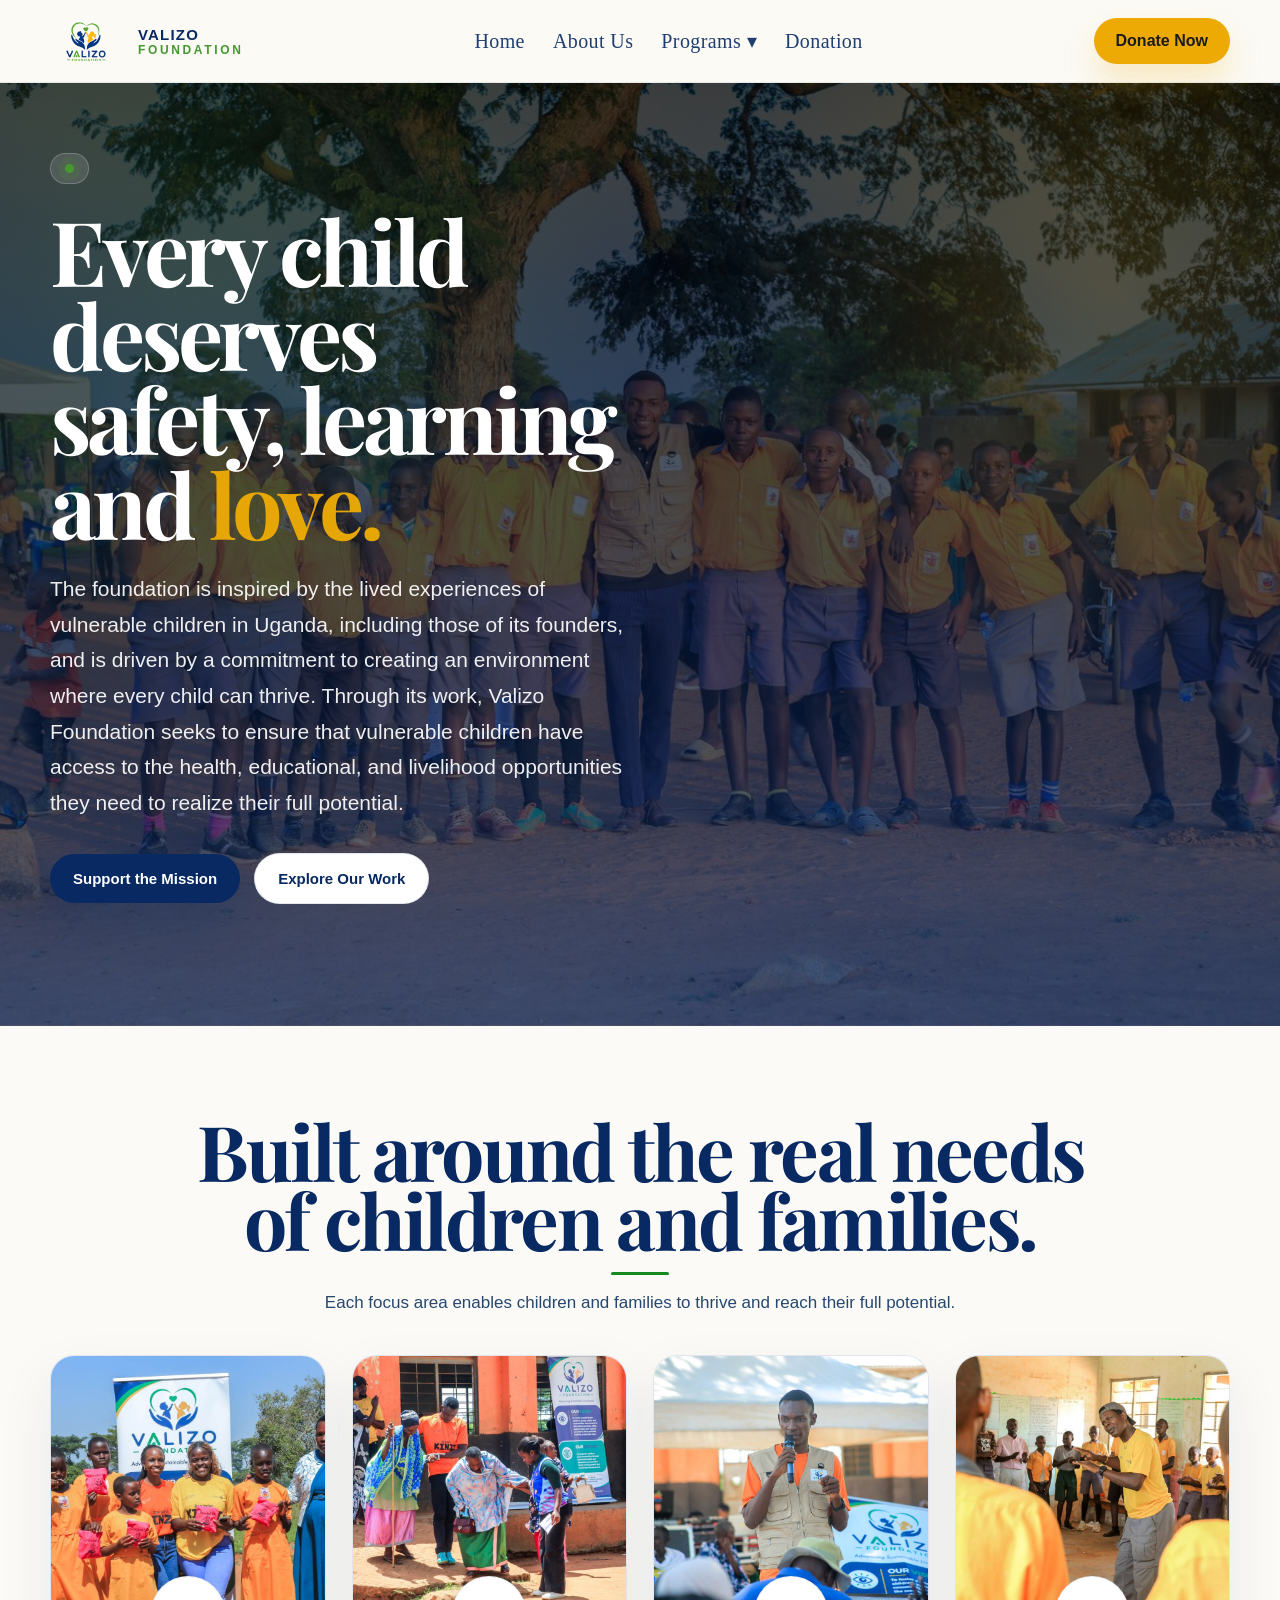
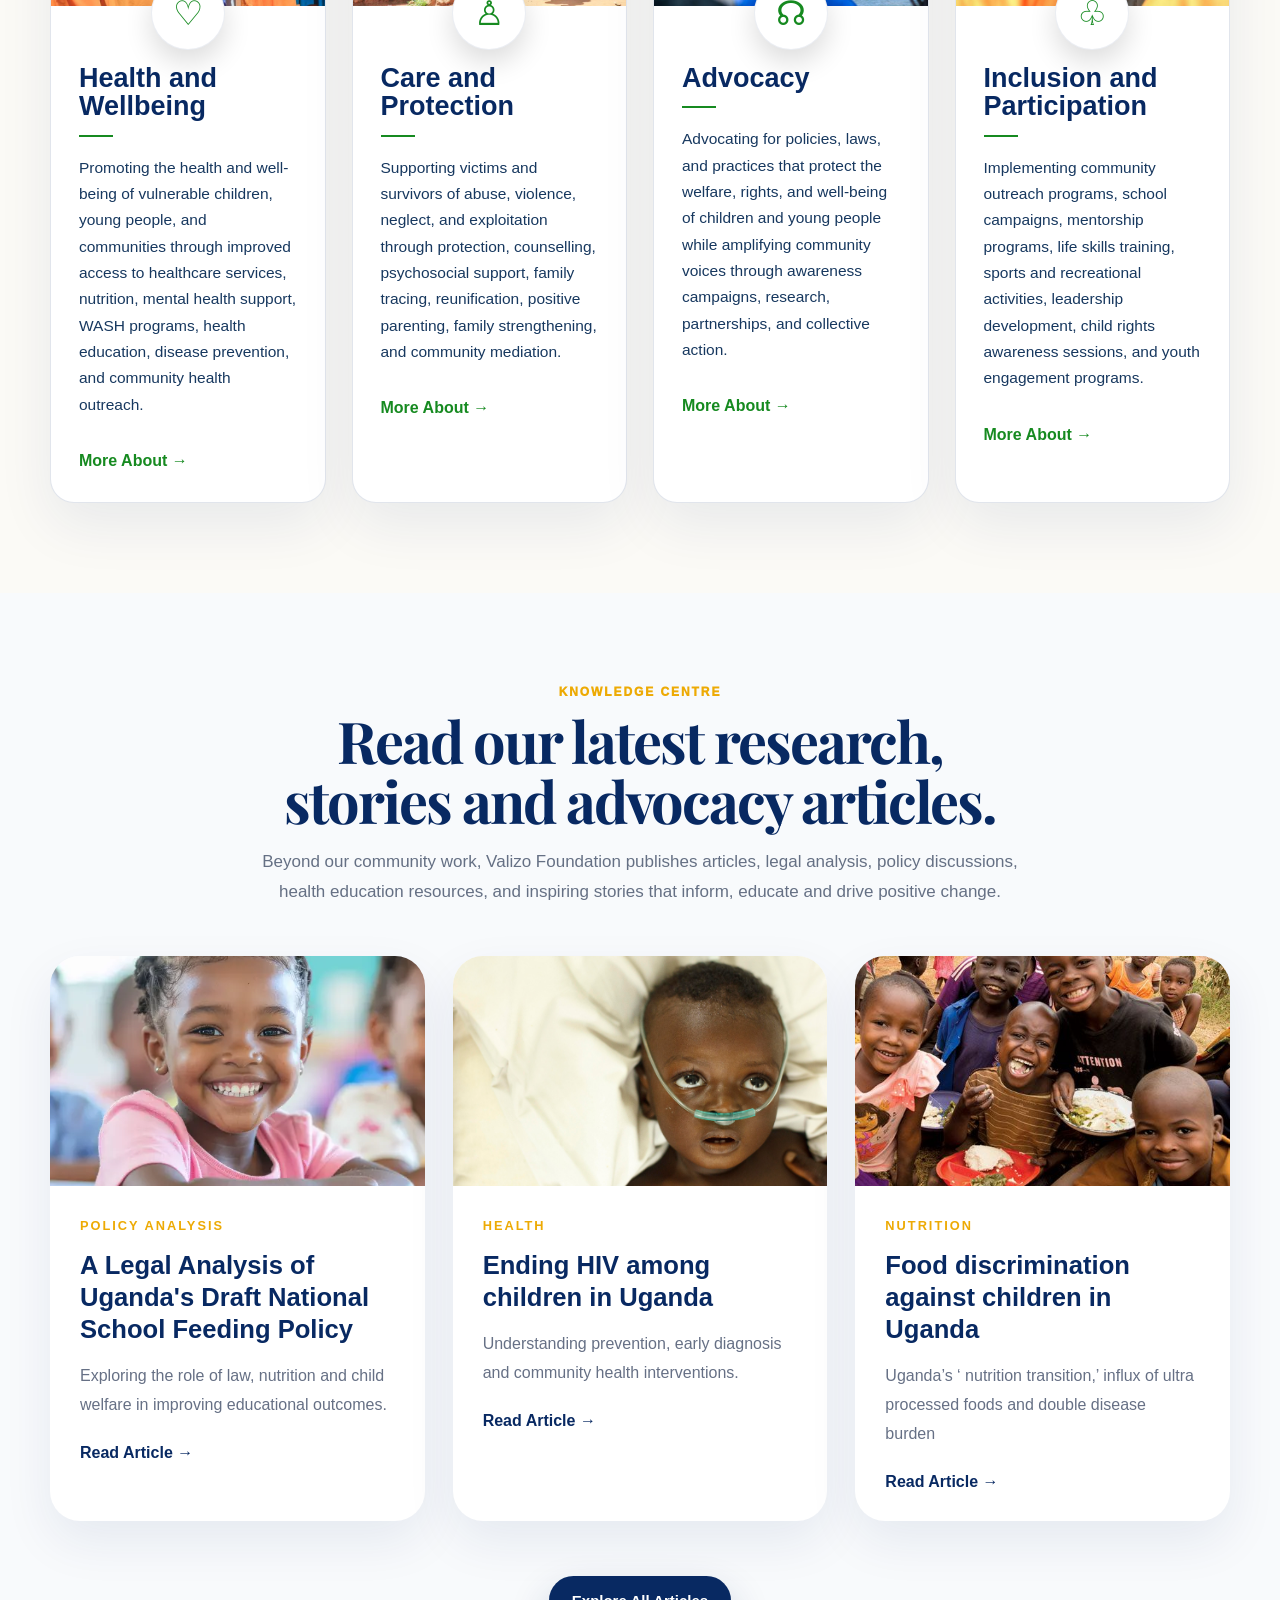
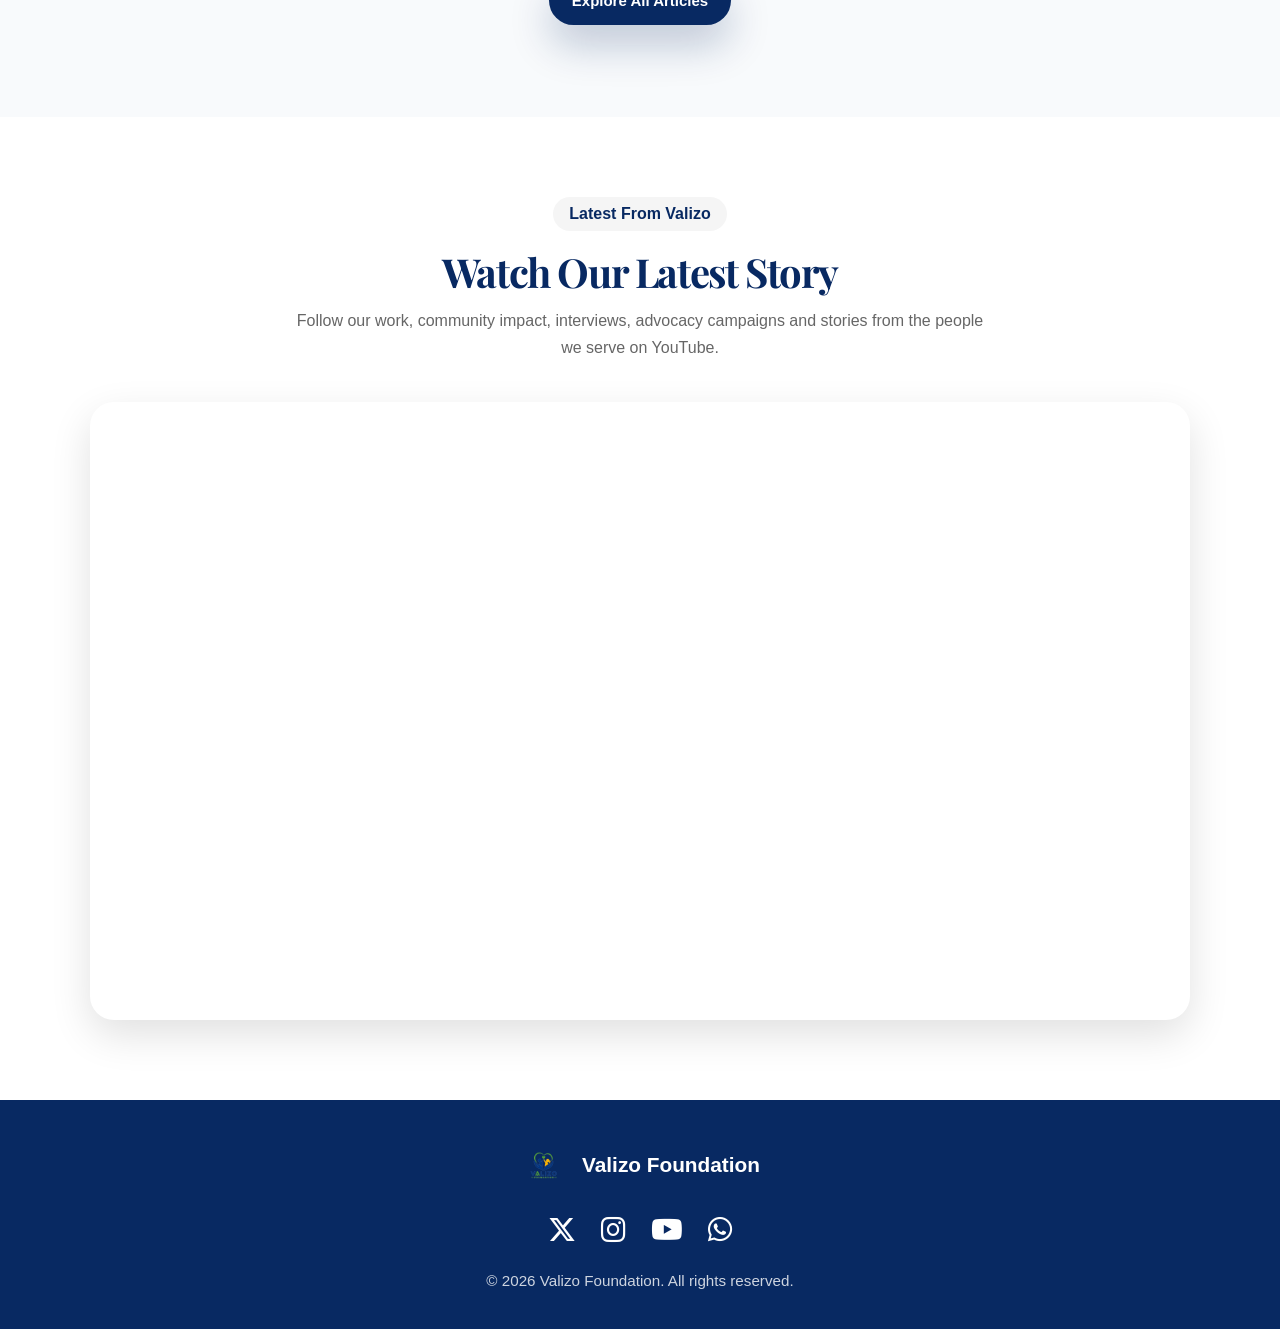
<file: index.html>
<!DOCTYPE html>
<html lang="en">
<head>
  <meta charset="UTF-8" />
  <meta name="viewport" content="width=device-width, initial-scale=1.0" />
  <meta property="og:title" content="Valizo Foundation">
  <meta property="og:description" content="Valizo Foundation supports vulnerable children and young people in hard-to-reach communities by providing assistance in health, education, protection and livelihood support.">
  <meta property="og:image" content="https://www.valizo.org/assets/children22.jpg"> 
  <meta property="og:url" content="https://www.valizo.org/">
  <meta property="og:type" content="website"> 
  

  <title>Valizo Foundation</title>
  <meta name="description" content=" Valizo Foundation supports vulnerable children and young people in hard-to-reach communities by providing assistance in basic needs, education, healthcare, advocacy, psychosocial support, and family strengthening. The foundation is inspired by the lived experiences of vulnerable children in Uganda, including those of its founders, and is driven by a commitment to creating an environment where every child can thrive. Through its work, Valizo Foundation seeks to ensure that vulnerable children have access to the health, educational, and livelihood opportunities they need to realize their full potential." />
  <link rel="preconnect" href="https://fonts.googleapis.com">
  <link rel="icon" type="image/png" href="assets/favicon.png">
  <link rel="preconnect" href="https://fonts.gstatic.com" crossorigin>
  <link rel="stylesheet" href="https://cdnjs.cloudflare.com/ajax/libs/font-awesome/6.5.2/css/all.min.css">
  <link href="https://fonts.googleapis.com/css2?family=Inter:wght@400;500;600;700;800;900&family=Playfair+Display:wght@700;800&display=swap" rel="stylesheet">
  <link rel="stylesheet" href="css/style.css" />
  <link rel="stylesheet" href="css/responsive.css" />

</head>

<body>
  <header class="topbar">
    <nav class="nav" aria-label="Main navigation">
      <a class="brand" href="#home" aria-label="Valizo Foundation home">
        <img src="assets/valizo_logo.png" alt="Valizo Foundation logo" />
        <span class="brandText">
          <strong>Valizo</strong>
          <span>Foundation</span>
        </span>
      </a>

      <div class="links">
        <a href="#home">Home</a>
        <a href="about.html">About Us</a>

        <div class="dropdown">
          <a href="#programs">Programs ▾</a>
          <div class="dropdown-content">
            <a href="projects.html">Projects</a>
            <a href="advocacy.html">Advocacy</a>
            <a href="blogs.html">Blogs</a>

          </div>
        </div>

        <a href="donate.html">Donation</a>
      </div>

      <a class="donateBtn" href="donate.html">Donate Now</a>
      <button class="mobileMenu" aria-label="Open menu" aria-expanded="false">☰</button>
    </nav>
  </header>

  <main>
    <section class="hero heroHome" id="home">
      <div class="heroInner">
        <div class="heroCopy heroLight">
          <div class="eyebrow heroEyebrow"></div>

          <h1 class="heroTitle">
            Every child deserves safety, learning and <span>love.</span>
          </h1>

          <p class="lead heroLead">
         The foundation is inspired by the lived experiences of vulnerable children in Uganda, including those of its founders, and is driven by a commitment to creating an environment where every child can thrive. Through its work, Valizo Foundation seeks to ensure that vulnerable children have access to the health, educational, and livelihood opportunities they need to realize their full potential.
    
          </p>
          <div class="heroActions">
            <a class="primary" href="#donation">Support the Mission</a>
            <a class="secondary" href="#programs">Explore Our Work</a>
          </div>
        </div>
      </div>
    </section>
<section class="section programsClean" id="programs">
  <div class="container">

    <div class="programsHead">
      <h2>Built around the real needs<br>of children and families.</h2>
      <div class="headLine"></div>
      <p>Each focus area enables children and families to thrive and reach their full potential.</p>
    </div>

    <div class="programsGrid">

      <article class="programCard">
        <div class="programImage">
          <img src="assets/children27.jpg" alt="Valizo Foundation health and wellbeing">
        </div>
        <div class="programIcon">♡</div>
        <div class="programBody">
          <h3>Health and Wellbeing</h3>
          <span></span>
          <p>Promoting the health and well-being of vulnerable children, young people, and communities through improved access to healthcare services, nutrition, mental health support, WASH programs, health education, disease prevention, and community health outreach.</p>
          <a href="health-andwellbeing.html">More About →</a>
        </div>
      </article>

      <article class="programCard">
        <div class="programImage">
          <img src="assets/children28.jpg" alt="Valizo Foundation care and protection">
        </div>
        <div class="programIcon">♙</div>
        <div class="programBody">
          <h3>Care and Protection</h3>
          <span></span>
          <p>Supporting victims and survivors of abuse, violence, neglect, and exploitation through protection, counselling, psychosocial support, family tracing, reunification, positive parenting, family strengthening, and community mediation.</p>
          <a href="care-protection.html">More About  →</a>
        </div>
      </article>

      <article class="programCard">
        <div class="programImage">
          <img src="assets/children24.jpg" alt="Valizo Foundation advocacy">
        </div>
        <div class="programIcon">☊</div>
        <div class="programBody">
          <h3>Advocacy</h3>
          <span></span>
          <p>Advocating for policies, laws, and practices that protect the welfare, rights, and well-being of children and young people while amplifying community voices through awareness campaigns, research, partnerships, and collective action.</p>
          <a href="advocacy.html">More About →</a>
        </div>
      </article>

      <article class="programCard">
        <div class="programImage">
          <img src="assets/children29.jpg" alt="Valizo Foundation inclusion and participation">
        </div>
        <div class="programIcon">♧</div>
        <div class="programBody">
          <h3>Inclusion and Participation</h3>
          <span></span>
          <p>Implementing community outreach programs, school campaigns, mentorship programs, life skills training, sports and recreational activities, leadership development, child rights awareness sessions, and youth engagement programs.</p>
          <a href="inclusion-participation.html">More About →</a>
        </div>
      </article>

    </div>
  </div>
</section>


<section class="section aboutBlogs">
    <div class="container">

        <div class="sectionHead">
            <div class="label">Knowledge Centre</div>
            <h2>Read our latest research, stories and advocacy articles.</h2>

            <p>
                Beyond our community work, Valizo Foundation publishes articles,
                legal analysis, policy discussions, health education resources,
                and inspiring stories that inform, educate and drive positive change.
            </p>
        </div>

        <div class="blogPreviewGrid">

            <article class="blogPreviewCard">
                <img src="assets/children19.jpg" alt="Policy Analysis">

                <div class="blogPreviewBody">
                    <span>Policy Analysis</span>

                    <h3>
                        A Legal Analysis of Uganda's Draft National School Feeding Policy
                    </h3>

                    <p>
                        Exploring the role of law, nutrition and child welfare in improving educational outcomes.
                    </p>

                    <a href="school-feeding-policy.html">
                        Read Article →
                    </a>
                </div>
            </article>

            <article class="blogPreviewCard">
                <img src="assets/children17.jpg" alt="Health">

                <div class="blogPreviewBody">
                    <span>Health</span>

                    <h3>
                        Ending HIV among children in Uganda
                    </h3>

                    <p>
                        Understanding prevention, early diagnosis and community health interventions.
                    </p>

                    <a href="health-andwellbeing.html">
                        Read Article →
                    </a>
                </div>
            </article>

            <article class="blogPreviewCard">
                <img src="assets/children32.jpg" alt="Nutrition">

                <div class="blogPreviewBody">
                    <span>Nutrition</span>

                    <h3>
                      Food discrimination against children in Uganda 
                    </h3>

                    <p>
                      Uganda’s ‘ nutrition transition,’ influx of ultra processed foods and double disease burden
                    </p>

                    <a href="food-discrimination-uganda.html">
                        Read Article →
                    </a>
                </div>
            </article>

        </div>

        <div class="blogsButton">
            <a href="blogs.html" class="primary">
                Explore All Articles
            </a>
        </div>

    </div>
</section>

    <section class="youtubeSection">
      <div class="youtubeInner">
        <span class="youtubeBadge">Latest From Valizo</span>

        <h2>Watch Our Latest Story</h2>

        <p>
          Follow our work, community impact, interviews, advocacy campaigns and stories from the people we serve on YouTube.
        </p>

        <div class="videoWrapper">
         <iframe
    src="https://www.youtube.com/embed/E1xkXZs0cAQ"
    title="Valizo Foundation YouTube Video"
    frameborder="0"
    allow="accelerometer; autoplay; clipboard-write; encrypted-media; gyroscope; picture-in-picture; web-share"
    allowfullscreen>
</iframe>
        </div>
      </div>
    </section>



    <!-- Donation Popup -->
<div class="donationModal" id="donationModal">
  <div class="donationOverlay"></div>

  <div class="donationPopup">
    <button class="closeDonation" id="closeDonation">&times;</button>

    <div class="donationSlider" id="donationSlider">

      <section class="donationStep">
        <span class="donateLabel">Step 1 of 3</span>
        <h2>Donation From</h2>
        <p>Tell us who is making this donation.</p>

        <label>Name</label>
        <input type="text" id="donorName" placeholder="Enter your full name">

        <label>Cause</label>
        <select id="donationCause">
          <option>Pay School Fees</option>
          <option>Medical Support</option>
          <option>Food Support</option>
          <option>Advocacy Campaigns</option>
          <option>Greatest Need</option>
        </select>

        <label>Amount</label>
        <input type="number" id="donationAmount" placeholder="Enter amount in UGX">

        <button class="modalNext" type="button" id="goToPayment">
          Continue
        </button>
      </section>

      <section class="donationStep">
        <span class="donateLabel">Step 2 of 3</span>
        <h2>Select Payment Mode</h2>
        <p>Choose how you would like to complete your donation.</p>

        <div class="paymentChoiceGrid">
          <button class="paymentChoice mtn" type="button" data-method="mtn">
            <span>MTN</span>
            <small>Mobile Money</small>
          </button>

          <button class="paymentChoice airtel" type="button" data-method="airtel">
            <span>Airtel</span>
            <small>Money</small>
          </button>

          <button class="paymentChoice visa" type="button" data-method="visa">
            <span>VISA</span>
            <small>Card Payment</small>
          </button>
        </div>

        <button class="modalBack" type="button" id="backToDetails">
          Back
        </button>
      </section>

      <section class="donationStep">
        <span class="donateLabel">Step 3 of 3</span>
        <h2 id="paymentTitle">Payment Details</h2>
        <p id="paymentDescription">
          Enter your payment details to continue.
        </p>

        <div class="selectedPaymentBadge" id="selectedPaymentBadge">
          MTN Mobile Money
        </div>

        <div class="mobileMoneyFields" id="mobileMoneyFields">
          <label id="phoneLabel">MTN Number</label>
          <input type="tel" id="mobileNumber" placeholder="Example: 256701777769">

          <p class="paymentNote">
            You will receive a prompt on your phone to enter your PIN.
          </p>
        </div>

        <div class="visaFields" id="visaFields">
          <label>Cardholder Name</label>
          <input type="text" placeholder="Name on card">

          <label>Card Number</label>
          <input type="text" placeholder="0000 0000 0000 0000">

          <div class="cardRow">
            <div>
              <label>Expiry Date</label>
              <input type="text" placeholder="MM/YY">
            </div>

            <div>
              <label>CVV</label>
              <input type="password" placeholder="123">
            </div>
          </div>
        </div>

        <div class="stepActions">
          <button class="modalBack" type="button" id="backToMethods">
            Back
          </button>

          <button class="submitDonation" type="button">
            Complete Donation
          </button>
        </div>
      </section>

    </div>
  </div>
</div>

<!-- Donation Popup End -->

  </main>

  <footer class="siteFooter">
    <div class="footerContent">
      <div class="footerLogo">
        <img src="assets/valizo_logo.png" alt="Valizo Foundation logo">
        <span>Valizo Foundation</span>
      </div>

      <div class="socialLinks">
        <a href="https://x.com/ValizoFoundati_" target="_blank" aria-label="Valizo Foundation on X">
          <i class="fa-brands fa-x-twitter"></i>
        </a>

        <a href="https://instagram.com/valizofoundation" target="_blank" aria-label="Valizo Foundation on Instagram">
          <i class="fa-brands fa-instagram"></i>
        </a>

        <a href="https://youtube.com/@valizofoundation" target="_blank" aria-label="Valizo Foundation on YouTube">
          <i class="fa-brands fa-youtube"></i>
        </a>

        <a href="https://wa.me/2567017777769" target="_blank" aria-label="Valizo Foundation on WhatsApp">
          <i class="fa-brands fa-whatsapp"></i>
        </a>
      </div>

      <p class="copyright">
        © <span id="year"></span> Valizo Foundation. All rights reserved.
      </p>
    </div>
  </footer>
  

  <script src="js/main.js"></script>
  <script async src="https://platform.twitter.com/widgets.js" charset="utf-8"></script>
</body>
</html>
</file>
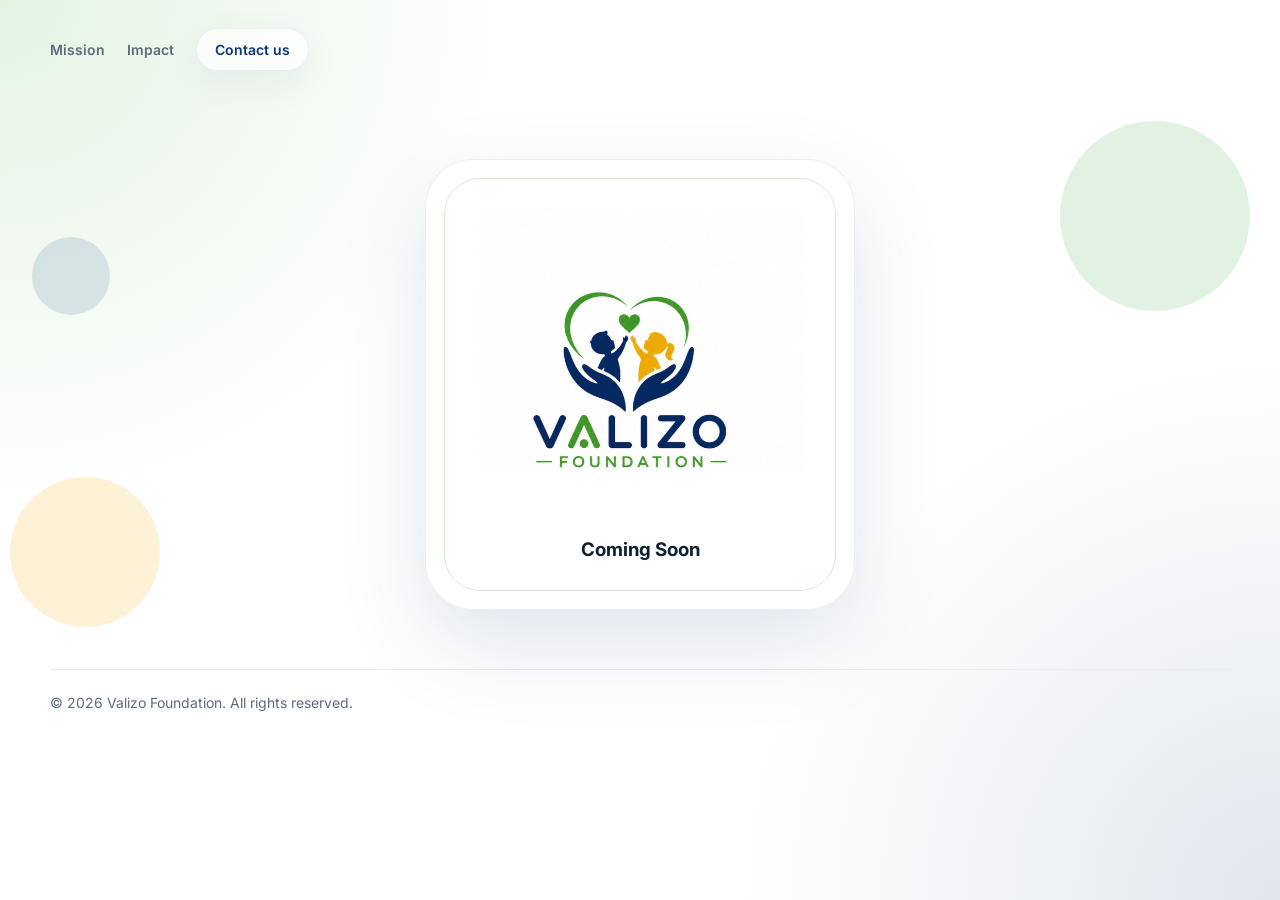
<file: valizo_coming_soon/index.html>
<!DOCTYPE html>
<html lang="en">
<head>
  <meta charset="UTF-8" />
  <meta name="viewport" content="width=device-width, initial-scale=1.0" />
  <title>Valizo Foundation | Coming Soon</title>
  <meta name="description" content="Valizo Foundation is launching soon. A clean coming soon page for the foundation." />
  <link rel="preconnect" href="https://fonts.googleapis.com">
  <link rel="preconnect" href="https://fonts.gstatic.com" crossorigin>
  <link href="https://fonts.googleapis.com/css2?family=Inter:wght@400;500;600;700;800&display=swap" rel="stylesheet">
  <style>
    :root {
      --blue: #0b3675;
      --green: #39a936;
      --gold: #f3b307;
      --ink: #102033;
      --muted: #5d6b7c;
      --line: #e8eef4;
      --soft: #f7fafc;
      --white: #ffffff;
    }

    * {
      box-sizing: border-box;
      margin: 0;
      padding: 0;
    }

    body {
      font-family: "Inter", Arial, sans-serif;
      color: var(--ink);
      background:
        radial-gradient(circle at top left, rgba(57, 169, 54, 0.14), transparent 32rem),
        radial-gradient(circle at bottom right, rgba(11, 54, 117, 0.12), transparent 34rem),
        var(--white);
      min-height: 100vh;
      overflow-x: hidden;
    }

    .page {
      min-height: 100vh;
      display: flex;
      flex-direction: column;
    }

    header {
      width: min(1180px, calc(100% - 40px));
      margin: 0 auto;
      padding: 28px 0;
      display: flex;
      align-items: center;
      justify-content: space-between;
      gap: 24px;
    }

    .brand {
      display: flex;
      align-items: center;
      gap: 14px;
    }

    .brand img {
      width: 86px;
      height: auto;
      display: block;
    }

    .brand strong {
      font-size: 18px;
      color: var(--blue);
      letter-spacing: 0.04em;
      text-transform: uppercase;
    }

    nav {
      display: flex;
      align-items: center;
      gap: 22px;
      font-size: 14px;
      font-weight: 600;
      color: var(--muted);
    }

    nav a {
      color: inherit;
      text-decoration: none;
    }

    .contactButton {
      border: 1px solid var(--line);
      border-radius: 999px;
      padding: 12px 18px;
      color: var(--blue);
      background: rgba(255, 255, 255, 0.76);
      box-shadow: 0 12px 40px rgba(16, 32, 51, 0.06);
    }

    main {
      flex: 1;
      width: min(1180px, calc(100% - 40px));
      margin: 0 auto;
      display: grid;
      grid-template-columns: 1.08fr 0.92fr;
      gap: 54px;
      align-items: center;
      padding: 52px 0 70px;
    }

    .eyebrow {
      display: inline-flex;
      align-items: center;
      gap: 10px;
      padding: 10px 14px;
      border-radius: 999px;
      background: rgba(57, 169, 54, 0.1);
      color: var(--green);
      font-weight: 700;
      font-size: 13px;
      text-transform: uppercase;
      letter-spacing: 0.08em;
      margin-bottom: 26px;
    }

    .dot {
      width: 9px;
      height: 9px;
      border-radius: 50%;
      background: var(--green);
      box-shadow: 0 0 0 7px rgba(57, 169, 54, 0.13);
    }

    h1 {
      font-size: clamp(48px, 7.2vw, 96px);
      line-height: 0.94;
      letter-spacing: -0.065em;
      color: var(--blue);
      margin-bottom: 28px;
    }

    h1 span {
      color: var(--green);
      display: block;
    }

    .intro {
      max-width: 620px;
      font-size: clamp(18px, 2vw, 22px);
      line-height: 1.65;
      color: var(--muted);
      margin-bottom: 36px;
    }

    .actions {
      display: flex;
      align-items: center;
      gap: 14px;
      flex-wrap: wrap;
      margin-bottom: 44px;
    }

    .primaryButton,
    .secondaryButton {
      border-radius: 999px;
      padding: 16px 22px;
      font-weight: 800;
      font-size: 15px;
      text-decoration: none;
      display: inline-flex;
      align-items: center;
      justify-content: center;
    }

    .primaryButton {
      color: white;
      background: var(--blue);
      box-shadow: 0 18px 40px rgba(11, 54, 117, 0.24);
    }

    .secondaryButton {
      color: var(--blue);
      background: white;
      border: 1px solid var(--line);
    }

    .impactStrip {
      display: grid;
      grid-template-columns: repeat(3, minmax(0, 1fr));
      gap: 14px;
      max-width: 720px;
    }

    .impactItem {
      padding: 20px;
      border: 1px solid var(--line);
      border-radius: 24px;
      background: rgba(255, 255, 255, 0.78);
      box-shadow: 0 18px 55px rgba(16, 32, 51, 0.07);
    }

    .impactItem strong {
      display: block;
      font-size: 30px;
      line-height: 1;
      color: var(--green);
      margin-bottom: 8px;
    }

    .impactItem p {
      font-size: 13px;
      line-height: 1.5;
      color: var(--muted);
      font-weight: 600;
    }

    .visualWrap {
      position: relative;
      min-height: 570px;
      display: grid;
      place-items: center;
    }

    .shape {
      position: absolute;
      border-radius: 999px;
      filter: blur(0.1px);
      opacity: 0.95;
    }

    .shape.one {
      width: 190px;
      height: 190px;
      background: rgba(57, 169, 54, 0.15);
      top: 22px;
      right: 30px;
    }

    .shape.two {
      width: 150px;
      height: 150px;
      background: rgba(243, 179, 7, 0.18);
      bottom: 42px;
      left: 10px;
    }

    .shape.three {
      width: 78px;
      height: 78px;
      background: rgba(11, 54, 117, 0.13);
      top: 138px;
      left: 32px;
    }

    .logoCard {
      position: relative;
      z-index: 1;
      width: min(430px, 92%);
      aspect-ratio: 1;
      border-radius: 48px;
      background: rgba(255, 255, 255, 0.9);
      border: 1px solid rgba(232, 238, 244, 0.95);
      display: grid;
      place-items: center;
      padding: 48px;
      box-shadow: 0 34px 90px rgba(11, 54, 117, 0.13);
    }

    .logoCard::before {
      content: "";
      position: absolute;
      inset: 18px;
      border-radius: 36px;
      border: 1px solid rgba(57, 169, 54, 0.22);
      pointer-events: none;
    }

    .logoCard img {
      width: 100%;
      max-width: 330px;
      height: auto;
      display: block;
    }

    .statusCard {
      position: absolute;
      z-index: 2;
      right: 12px;
      bottom: 74px;
      width: min(310px, 80%);
      padding: 22px;
      border-radius: 26px;
      background: var(--blue);
      color: white;
      box-shadow: 0 30px 70px rgba(11, 54, 117, 0.24);
    }

    .statusCard span {
      display: block;
      color: rgba(255, 255, 255, 0.74);
      font-size: 13px;
      font-weight: 700;
      text-transform: uppercase;
      letter-spacing: 0.1em;
      margin-bottom: 9px;
    }

    .statusCard p {
      font-size: 20px;
      line-height: 1.35;
      font-weight: 800;
    }

    footer {
      width: min(1180px, calc(100% - 40px));
      margin: 0 auto;
      padding: 24px 0 34px;
      display: flex;
      justify-content: space-between;
      gap: 16px;
      color: var(--muted);
      font-size: 14px;
      border-top: 1px solid var(--line);
    }

    @media (max-width: 920px) {
      nav {
        display: none;
      }

      main {
        grid-template-columns: 1fr;
        gap: 28px;
        padding-top: 24px;
      }

      .visualWrap {
        min-height: 470px;
      }

      .impactStrip {
        grid-template-columns: 1fr;
      }

      footer {
        flex-direction: column;
      }
    }

    @media (max-width: 560px) {
      header,
      main,
      footer {
        width: min(100% - 28px, 1180px);
      }

      .brand img {
        width: 70px;
      }

      .logoCard {
        border-radius: 34px;
        padding: 34px;
      }

      .statusCard {
        position: relative;
        right: auto;
        bottom: auto;
        margin-top: -34px;
      }
    }
  </style>
</head>
<body>
  <div class="page">
    <header>
     
      </a>
      <nav aria-label="justify-content">
        <a href="#mission">Mission</a>
        <a href="#impact">Impact</a>
        <a class="contactButton" href="mailto:info@valizofoundation.org">Contact us</a>
      </nav>
    </header>

    

      <section class="visualWrap" id="mission" aria-label="Valizo Foundation launch visual">
        <div class="shape one"></div>
        <div class="shape two"></div>
        <div class="shape three"></div>
        <div class="logoCard">
          <img src="assets/valizo_logo.png" alt="Valizo Foundation logo" />

          <h3>Coming Soon</h3>
        </div>
       
      </section>
    </main>

    <footer>
      <p>© <span id="year"></span> Valizo Foundation. All rights reserved.</p>
  
    </footer>
  </div>

  <script>
    document.getElementById("year").textContent = new Date().getFullYear();
  </script>
</body>
</html>
</file>
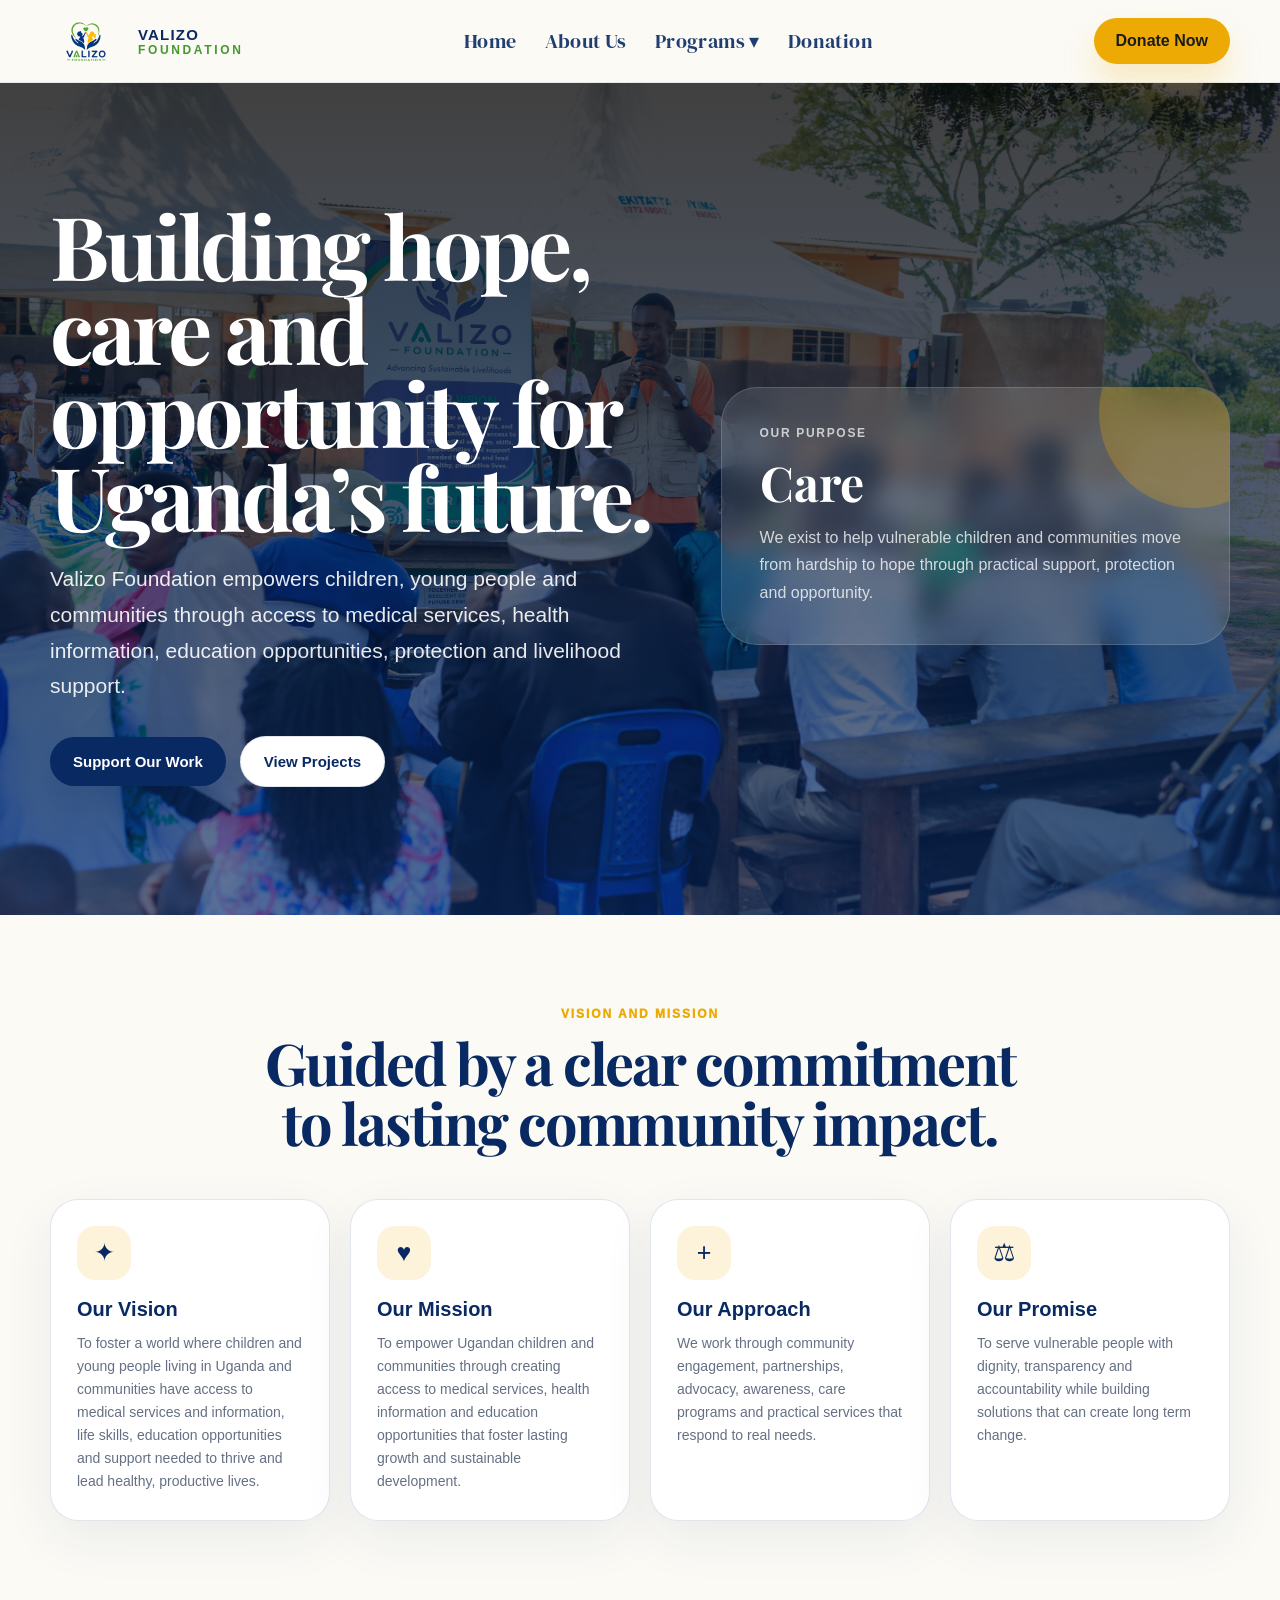
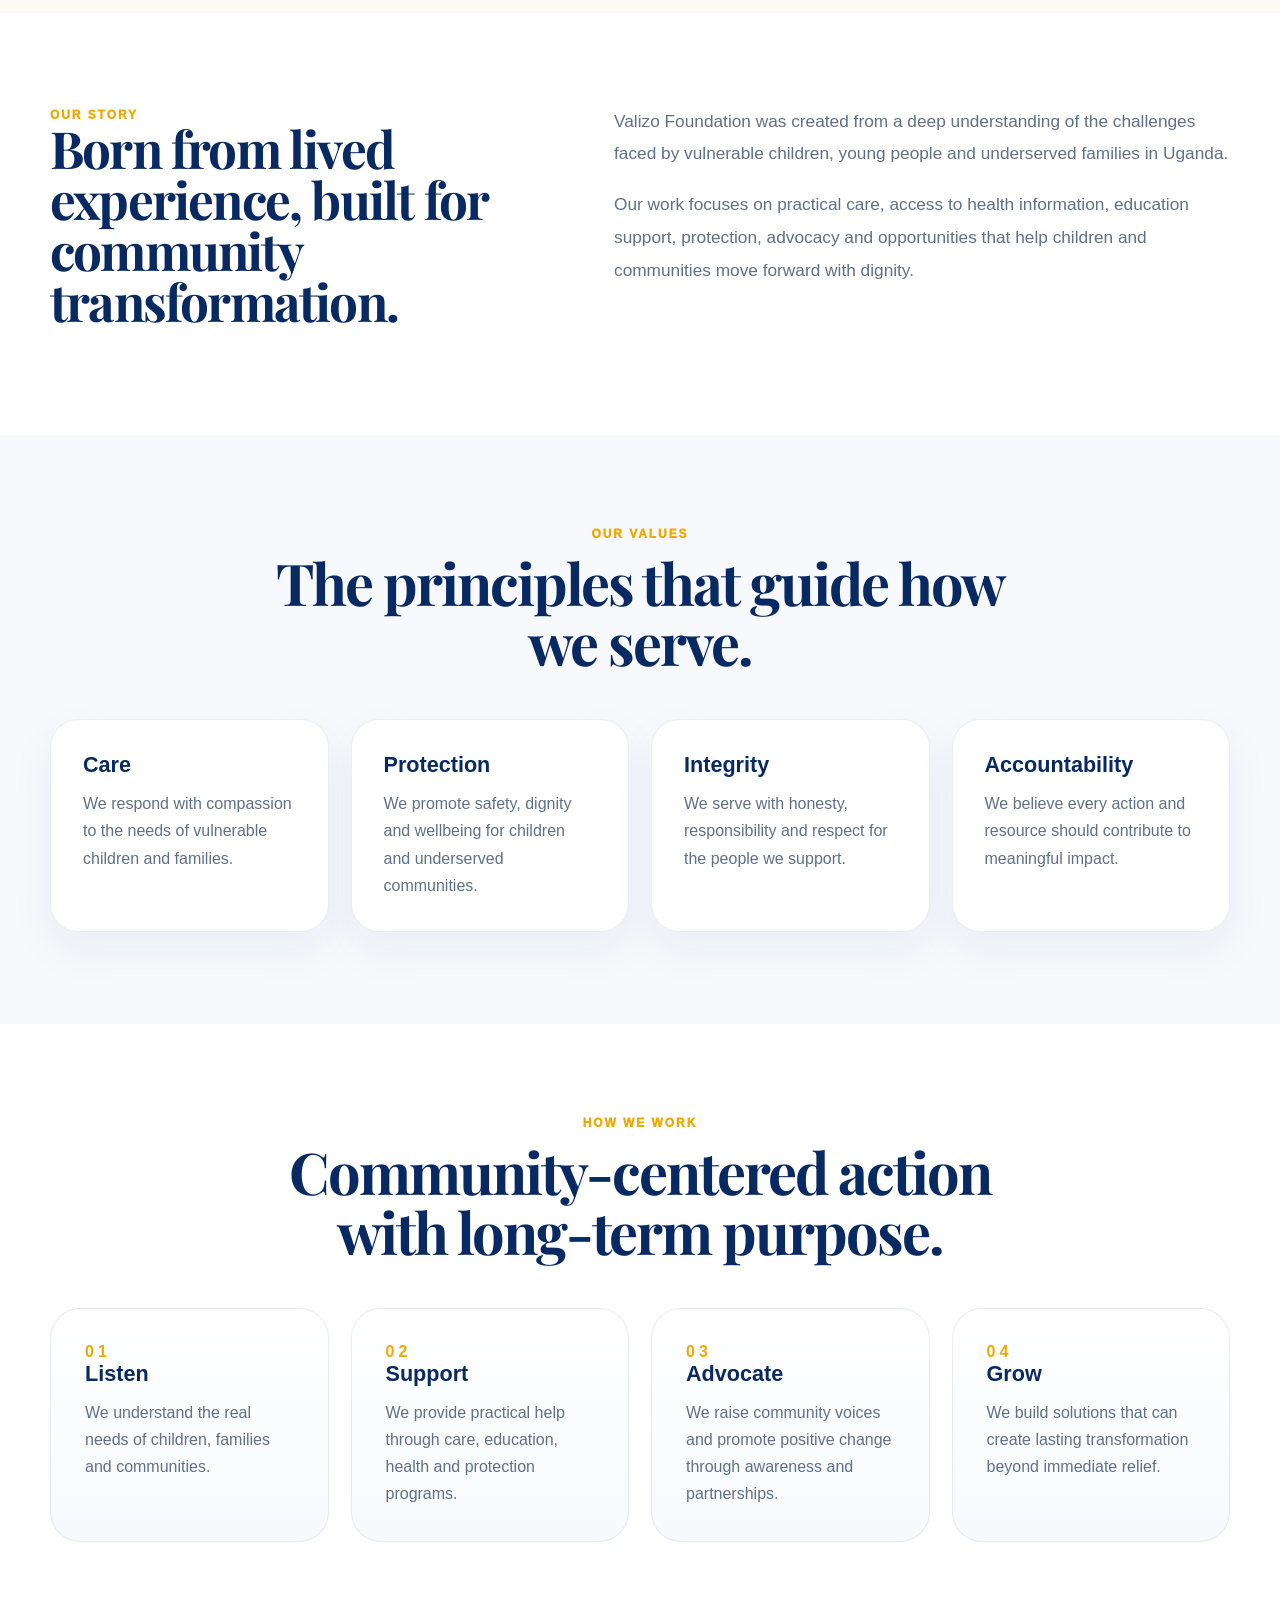
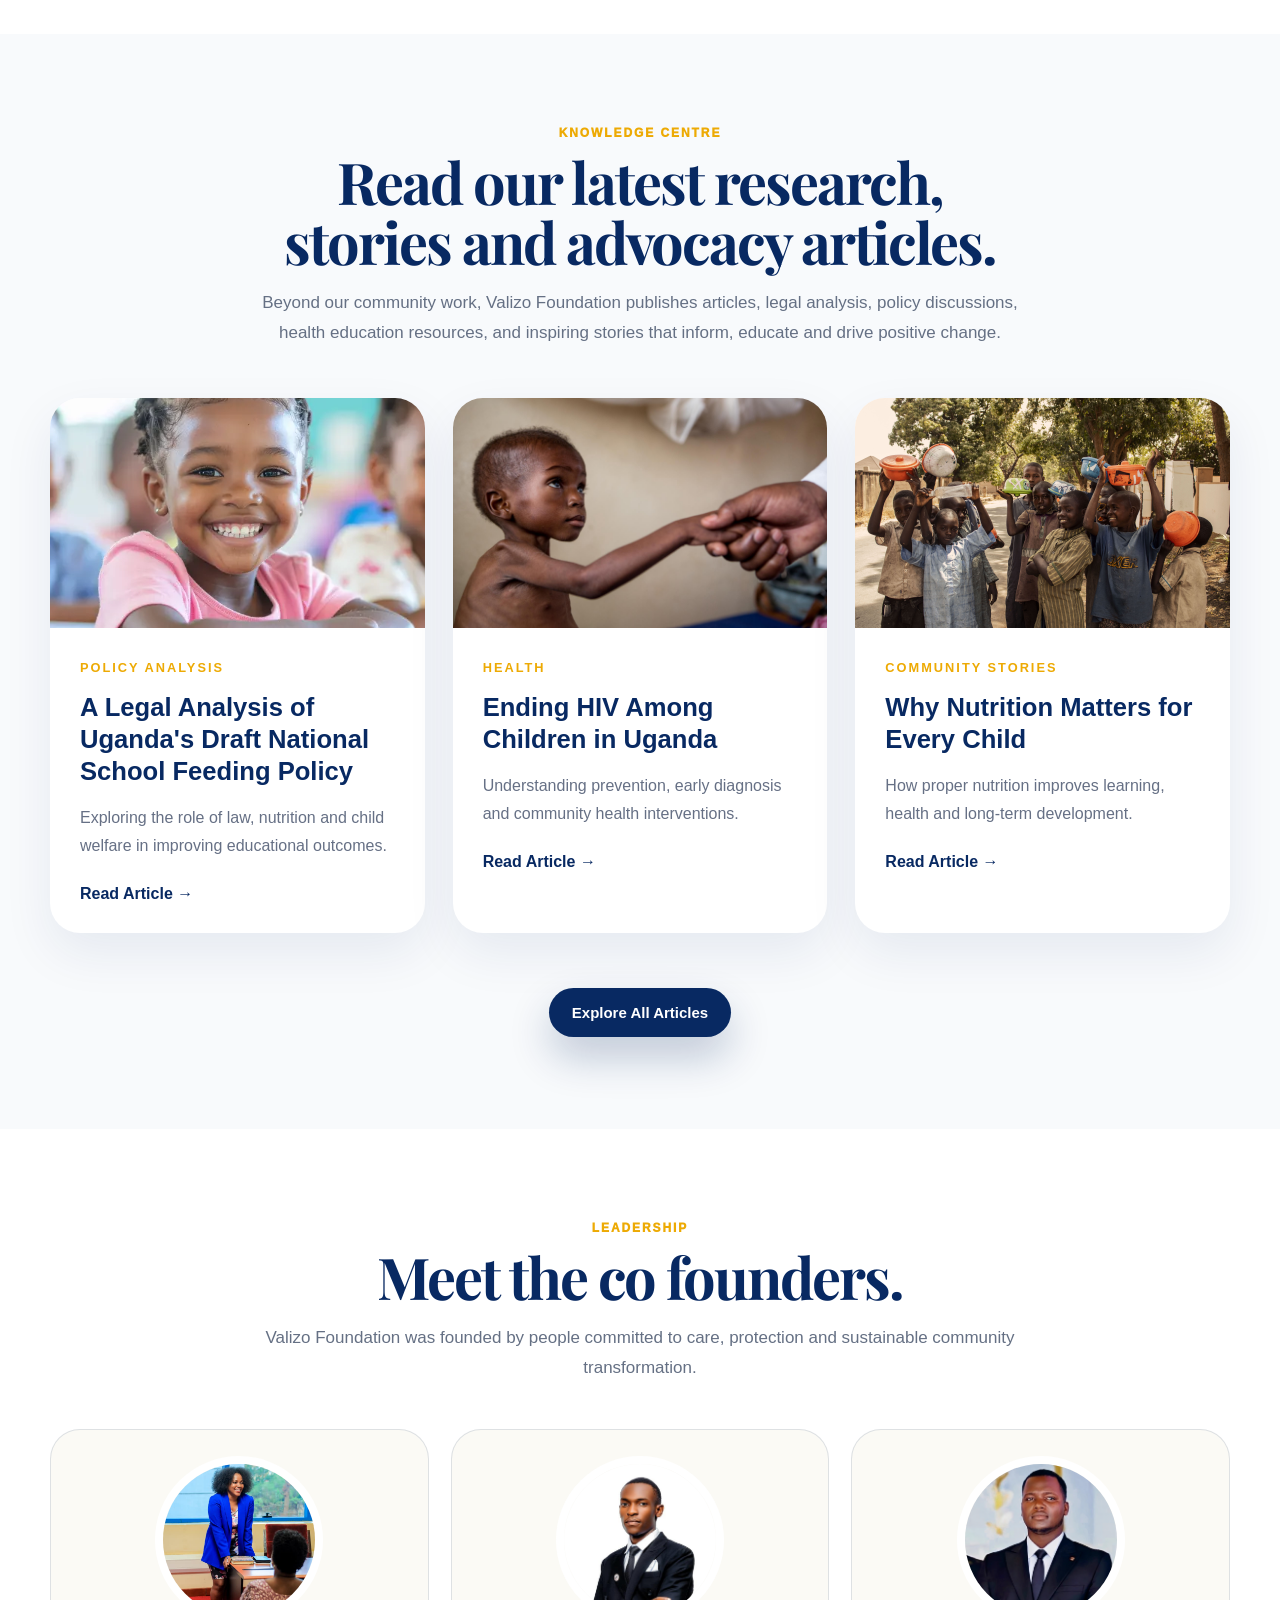
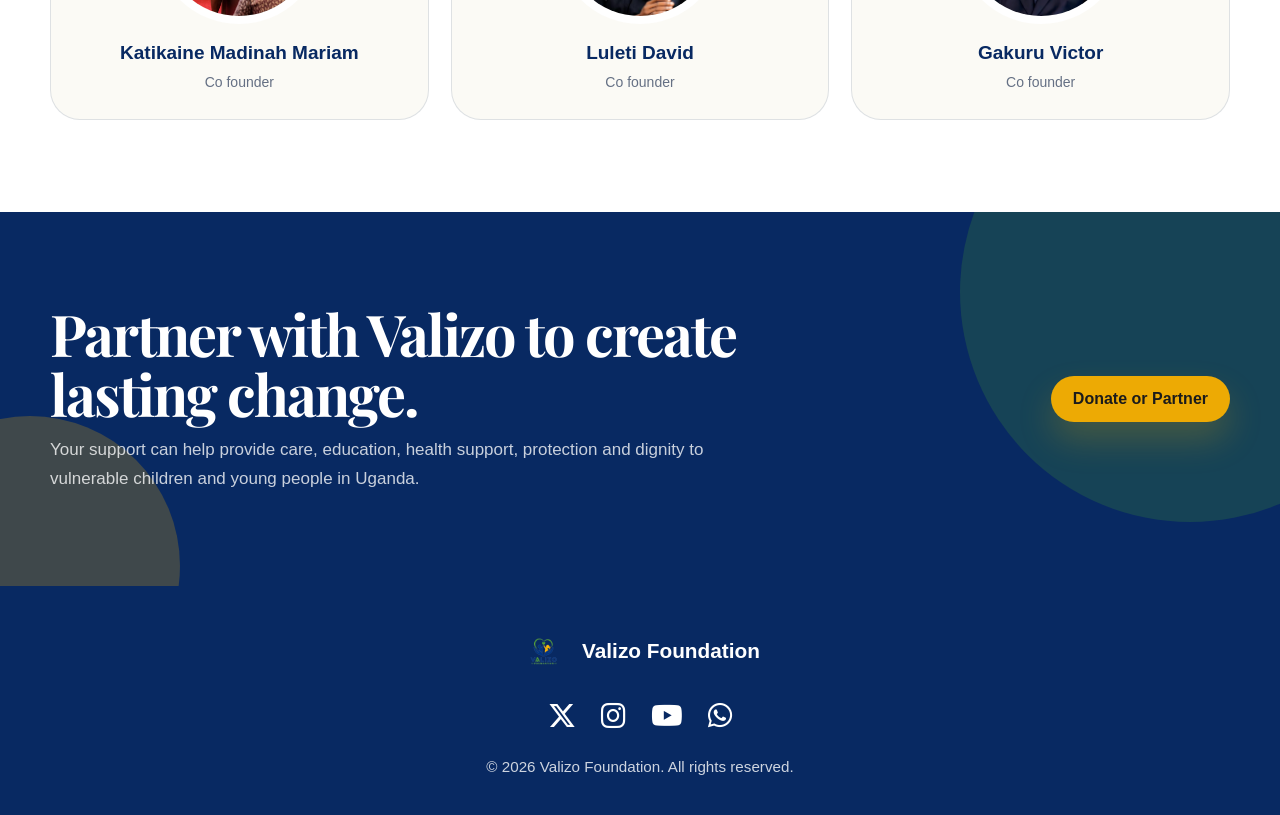
<file: about.html>
<!DOCTYPE html>
<html lang="en">
<head>
  <meta charset="UTF-8" />
   <meta property="og:title" content="Valizo Foundation">
  <meta property="og:description" content="Valizo Foundation supports vulnerable children and young people in hard-to-reach communities by providing assistance in health, education, protection and livelihood support.">
  <meta property="og:image" content="https://www.valizo.org/assets/children22.jpg"> 
  <meta property="og:url" content="https://www.valizo.org/">
  <meta property="og:type" content="website"> 
  <meta name="viewport" content="width=device-width, initial-scale=1.0" />

  <title>About Us | Valizo Foundation</title>
  <meta name="description" content="Learn about Valizo Foundation, a Ugandan non-profit organization empowering children, young people and communities through health, education, protection, advocacy and livelihood support." />

  <link rel="preconnect" href="https://fonts.googleapis.com">
  <link rel="preconnect" href="https://fonts.gstatic.com" crossorigin>
  <link href="https://fonts.googleapis.com/css2?family=Inter:wght@400;500;600;700;800;900&family=Playfair+Display:wght@700;800&display=swap" rel="stylesheet">
  <link href="https://fonts.googleapis.com/css2?family=Poppins:wght@300;400;500;600;700;800&family=DM+Serif+Display&display=swap" rel="stylesheet">
  <link rel="stylesheet" href="css/style.css" />
  <link rel="stylesheet" href="https://cdnjs.cloudflare.com/ajax/libs/font-awesome/6.5.0/css/all.min.css">
  <link rel="stylesheet" href="css/responsive.css" />
</head>

<body>

  <header class="topbar">
    <nav class="nav" aria-label="Main navigation">
      <a class="brand" href="index.html" aria-label="Valizo Foundation home">
        <img src="assets/valizo_logo.png" alt="Valizo Foundation logo" />
        <span class="brandText">
          <strong>Valizo</strong>
          <span>Foundation</span>
        </span>
      </a>

       <div class="links">
        <a href="index.html">Home</a>
        <a href="about.html">About Us</a>

        <div class="dropdown">
          <a href="#programs">Programs ▾</a>
          <div class="dropdown-content">
            <a href="projects.html">Projects</a>
            <a href="advocacy.html">Advocacy</a>
            <a href="blogs.html">Blogs</a>
          </div>
        </div>

        <a href="donate.html">Donation</a>
      </div>

      <a class="donateBtn" href="donate.html">Donate Now</a>

      <button class="mobileMenu" aria-label="Open menu" aria-expanded="false">☰</button>
    </nav>
  </header>

  <main>

    <section
  class="projectsHero"
  style="
    background:
      linear-gradient(
        rgba(0, 0, 0, 0.75),
        rgba(8,41,98,0.65)
      ),
      url('assets/children25.jpg');
    background-size: cover;
    background-position: center;
    background-repeat: no-repeat;
    min-height: 90vh;
    display: flex;
    align-items: center;
  "
>
      <div class="container projectsHeroInner">
        <div class="projectsHeroCopy">

          <h1 style="color:white;">Building hope, care and opportunity for Uganda’s future.</h1>

          <p class="lead" style="color:rgba(255,255,255,.9);">
            Valizo Foundation empowers children, young people and communities through access to medical services, health information, education opportunities, protection and livelihood support.
          </p>

          <div class="heroActions">
           <a class="primary" href="#donation">Support Our Work</a>
            <a class="secondary" href="projects.html">View Projects</a>
          </div>
        </div>

        <div
          class="projectsHeroCard"
          style="
            background:rgba(255,255,255,0.12);
            backdrop-filter:blur(12px);
            border:1px solid rgba(255,255,255,0.15);
          "
        >
          <span>Our purpose</span>
          <strong>Care</strong>
          <p>
            We exist to help vulnerable children and communities move from hardship to hope through practical support, protection and opportunity.
          </p>
        </div>
      </div>
</section>


    <section class="section">
      <div class="container">
        <div class="sectionHead">
          <div class="label">Vision and mission</div>
          <h2>Guided by a clear commitment to lasting community impact.</h2>
        </div>

        <div class="cards">
          <article class="card">
            <div class="icon">✦</div>
            <h3>Our Vision</h3>
            <p>
              To foster a world where children and young people living in Uganda and communities have access to medical services and information, life skills, education opportunities and support needed to thrive and lead healthy, productive lives.
            </p>
          </article>

          <article class="card">
            <div class="icon">♥</div>
            <h3>Our Mission</h3>
            <p>
              To empower Ugandan children and communities through creating access to medical services, health information and education opportunities that foster lasting growth and sustainable development.
            </p>
          </article>

          <article class="card">
            <div class="icon">+</div>
            <h3>Our Approach</h3>
            <p>
              We work through community engagement, partnerships, advocacy, awareness, care programs and practical services that respond to real needs.
            </p>
          </article>

          <article class="card">
            <div class="icon">⚖</div>
            <h3>Our Promise</h3>
            <p>
              To serve vulnerable people with dignity, transparency and accountability while building solutions that can create long term change.
            </p>
          </article>
        </div>
      </div>
    </section>

   

<!-- Our Story -->
<section class="section aboutStory">
  <div class="container aboutStoryGrid">
    <div>
      <span class="label">Our Story</span>
      <h2>Born from lived experience, built for community transformation.</h2>
    </div>

    <div>
      <p>
        Valizo Foundation was created from a deep understanding of the challenges faced by vulnerable children, young people and underserved families in Uganda.
      </p>
      <p>
        Our work focuses on practical care, access to health information, education support, protection, advocacy and opportunities that help children and communities move forward with dignity.
      </p>
    </div>
  </div>
</section>

<!-- Core Values -->
<section class="section valuesSection">
  <div class="container">
    <div class="sectionHead">
      <div class="label">Our Values</div>
      <h2>The principles that guide how we serve.</h2>
    </div>

    <div class="valuesGrid">
      <article><h3>Care</h3><p>We respond with compassion to the needs of vulnerable children and families.</p></article>
      <article><h3>Protection</h3><p>We promote safety, dignity and wellbeing for children and underserved communities.</p></article>
      <article><h3>Integrity</h3><p>We serve with honesty, responsibility and respect for the people we support.</p></article>
      <article><h3>Accountability</h3><p>We believe every action and resource should contribute to meaningful impact.</p></article>
    </div>
  </div>
</section>

<!-- How We Work -->
<section class="section howWeWork">
  <div class="container">
    <div class="sectionHead">
      <div class="label">How We Work</div>
      <h2>Community-centered action with long-term purpose.</h2>
    </div>

    <div class="workSteps">
      <div><span>01</span><h3>Listen</h3><p>We understand the real needs of children, families and communities.</p></div>
      <div><span>02</span><h3>Support</h3><p>We provide practical help through care, education, health and protection programs.</p></div>
      <div><span>03</span><h3>Advocate</h3><p>We raise community voices and promote positive change through awareness and partnerships.</p></div>
      <div><span>04</span><h3>Grow</h3><p>We build solutions that can create lasting transformation beyond immediate relief.</p></div>
    </div>
  </div>
</section>





<section class="section aboutBlogs">
    <div class="container">

        <div class="sectionHead">
            <div class="label">Knowledge Centre</div>
            <h2>Read our latest research, stories and advocacy articles.</h2>

            <p>
                Beyond our community work, Valizo Foundation publishes articles,
                legal analysis, policy discussions, health education resources,
                and inspiring stories that inform, educate and drive positive change.
            </p>
        </div>

        <div class="blogPreviewGrid">

            <article class="blogPreviewCard">
                <img src="assets/children19.jpg" alt="Policy Analysis">

                <div class="blogPreviewBody">
                    <span>Policy Analysis</span>

                    <h3>
                        A Legal Analysis of Uganda's Draft National School Feeding Policy
                    </h3>

                    <p>
                        Exploring the role of law, nutrition and child welfare in improving educational outcomes.
                    </p>

                    <a href="school-feeding-policy.html">
                        Read Article →
                    </a>
                </div>
            </article>

            <article class="blogPreviewCard">
                <img src="assets/children31.jpg" alt="Health">

                <div class="blogPreviewBody">
                    <span>Health</span>

                    <h3>
                        Ending HIV Among Children in Uganda
                    </h3>

                    <p>
                        Understanding prevention, early diagnosis and community health interventions.
                    </p>

                    <a href="health-andwellbeing.html">
                        Read Article →
                    </a>
                </div>
            </article>

            <article class="blogPreviewCard">
                <img src="assets/children9.jpg" alt="Nutrition">

                <div class="blogPreviewBody">
                    <span>Community Stories</span>

                    <h3>
                        Why Nutrition Matters for Every Child
                    </h3>

                    <p>
                        How proper nutrition improves learning, health and long-term development.
                    </p>

                    <a href="nutrition.html">
                        Read Article →
                    </a>
                </div>
            </article>

        </div>

        <div class="blogsButton">
            <a href="blogs.html" class="primary">
                Explore All Articles
            </a>
        </div>

    </div>
</section>

    <section class="section founders">
      <div class="container">
        <div class="sectionHead">
          <div class="label">Leadership</div>
          <h2>Meet the co founders.</h2>
          <p>
            Valizo Foundation was founded by people committed to care, protection and sustainable community transformation.
          </p>
        </div>

        <div class="founderGrid">
          <article class="founder">
            <div class="founderPhoto">
              <img src="assets/projects/madinah.jfif" alt="Katikaine Madinah Mariam">
            </div>
            <h3>Katikaine Madinah Mariam</h3>
            <p>Co founder</p>
          </article>

          <article class="founder">
            <div class="founderPhoto">
              <img src="assets/projects/david1.jpg" alt="Luleti David">
            </div>
            <h3>Luleti David</h3>
            <p>Co founder</p>
          </article>

          <article class="founder">
            <div class="founderPhoto" data-label="Add photo">
  <img src="assets/projects/victor.jpeg" alt="Gakuru Victor">
            </div>
            <h3>Gakuru Victor</h3>
            <p>Co founder</p>
          </article>
        </div>
      </div>
    </section>

    <section class="cta" id="donation">
      <div class="container ctaInner">
        <div>
          <h2>Partner with Valizo to create lasting change.</h2>
          <p>
            Your support can help provide care, education, health support, protection and dignity to vulnerable children and young people in Uganda.
          </p>
        </div>

        <a class="donateBtn" href="mailto:valizofoundationuganda@gmail.com">Donate or Partner</a>
      </div>
    </section>


 <!-- Donation Popup -->
<div class="donationModal" id="donationModal">
  <div class="donationOverlay"></div>

  <div class="donationPopup">
    <button class="closeDonation" id="closeDonation">&times;</button>

    <div class="donationSlider" id="donationSlider">

      <section class="donationStep">
        <span class="donateLabel">Step 1 of 3</span>
        <h2>Donation From</h2>
        <p>Tell us who is making this donation.</p>

        <label>Name</label>
        <input type="text" id="donorName" placeholder="Enter your full name">

        <label>Cause</label>
        <select id="donationCause">
          <option>Pay School Fees</option>
          <option>Medical Support</option>
          <option>Food Support</option>
          <option>Advocacy Campaigns</option>
          <option>Greatest Need</option>
        </select>

        <label>Amount</label>
        <input type="number" id="donationAmount" placeholder="Enter amount in UGX">

        <button class="modalNext" type="button" id="goToPayment">
          Continue
        </button>
      </section>

      <section class="donationStep">
        <span class="donateLabel">Step 2 of 3</span>
        <h2>Select Payment Mode</h2>
        <p>Choose how you would like to complete your donation.</p>

        <div class="paymentChoiceGrid">
          <button class="paymentChoice mtn" type="button" data-method="mtn">
            <span>MTN</span>
            <small>Mobile Money</small>
          </button>

          <button class="paymentChoice airtel" type="button" data-method="airtel">
            <span>Airtel</span>
            <small>Money</small>
          </button>

          <button class="paymentChoice visa" type="button" data-method="visa">
            <span>VISA</span>
            <small>Card Payment</small>
          </button>
        </div>

        <button class="modalBack" type="button" id="backToDetails">
          Back
        </button>
      </section>

      <section class="donationStep">
        <span class="donateLabel">Step 3 of 3</span>
        <h2 id="paymentTitle">Payment Details</h2>
        <p id="paymentDescription">
          Enter your payment details to continue.
        </p>

        <div class="selectedPaymentBadge" id="selectedPaymentBadge">
          MTN Mobile Money
        </div>

        <div class="mobileMoneyFields" id="mobileMoneyFields">
          <label id="phoneLabel">MTN Number</label>
          <input type="tel" id="mobileNumber" placeholder="Example: 256701777769">

          <p class="paymentNote">
            You will receive a prompt on your phone to enter your PIN.
          </p>
        </div>

        <div class="visaFields" id="visaFields">
          <label>Cardholder Name</label>
          <input type="text" placeholder="Name on card">

          <label>Card Number</label>
          <input type="text" placeholder="0000 0000 0000 0000">

          <div class="cardRow">
            <div>
              <label>Expiry Date</label>
              <input type="text" placeholder="MM/YY">
            </div>

            <div>
              <label>CVV</label>
              <input type="password" placeholder="123">
            </div>
          </div>
        </div>

        <div class="stepActions">
          <button class="modalBack" type="button" id="backToMethods">
            Back
          </button>

          <button class="submitDonation" type="button">
            Complete Donation
          </button>
        </div>
      </section>

    </div>
  </div>
</div>

<!-- Donation Popup End -->




  </main>


 <footer class="siteFooter">
    <div class="footerContent">
      <div class="footerLogo">
        <img src="assets/valizo_logo.png" alt="Valizo Foundation logo">
        <span>Valizo Foundation</span>
      </div>

      <div class="socialLinks">
        <a href="https://x.com/ValizoFoundati_" target="_blank" aria-label="Valizo Foundation on X">
          <i class="fa-brands fa-x-twitter"></i>
        </a>

        <a href="https://instagram.com/valizofoundation" target="_blank" aria-label="Valizo Foundation on Instagram">
          <i class="fa-brands fa-instagram"></i>
        </a>

        <a href="https://youtube.com/@valizofoundation" target="_blank" aria-label="Valizo Foundation on YouTube">
          <i class="fa-brands fa-youtube"></i>
        </a>

        <a href="https://wa.me/2567017777769" target="_blank" aria-label="Valizo Foundation on WhatsApp">
          <i class="fa-brands fa-whatsapp"></i>
        </a>
      </div>

      <p class="copyright">
        © <span id="year"></span> Valizo Foundation. All rights reserved.
      </p>
    </div>
  </footer>

  <script src="js/main.js"></script>

</body>
</html>
</file>
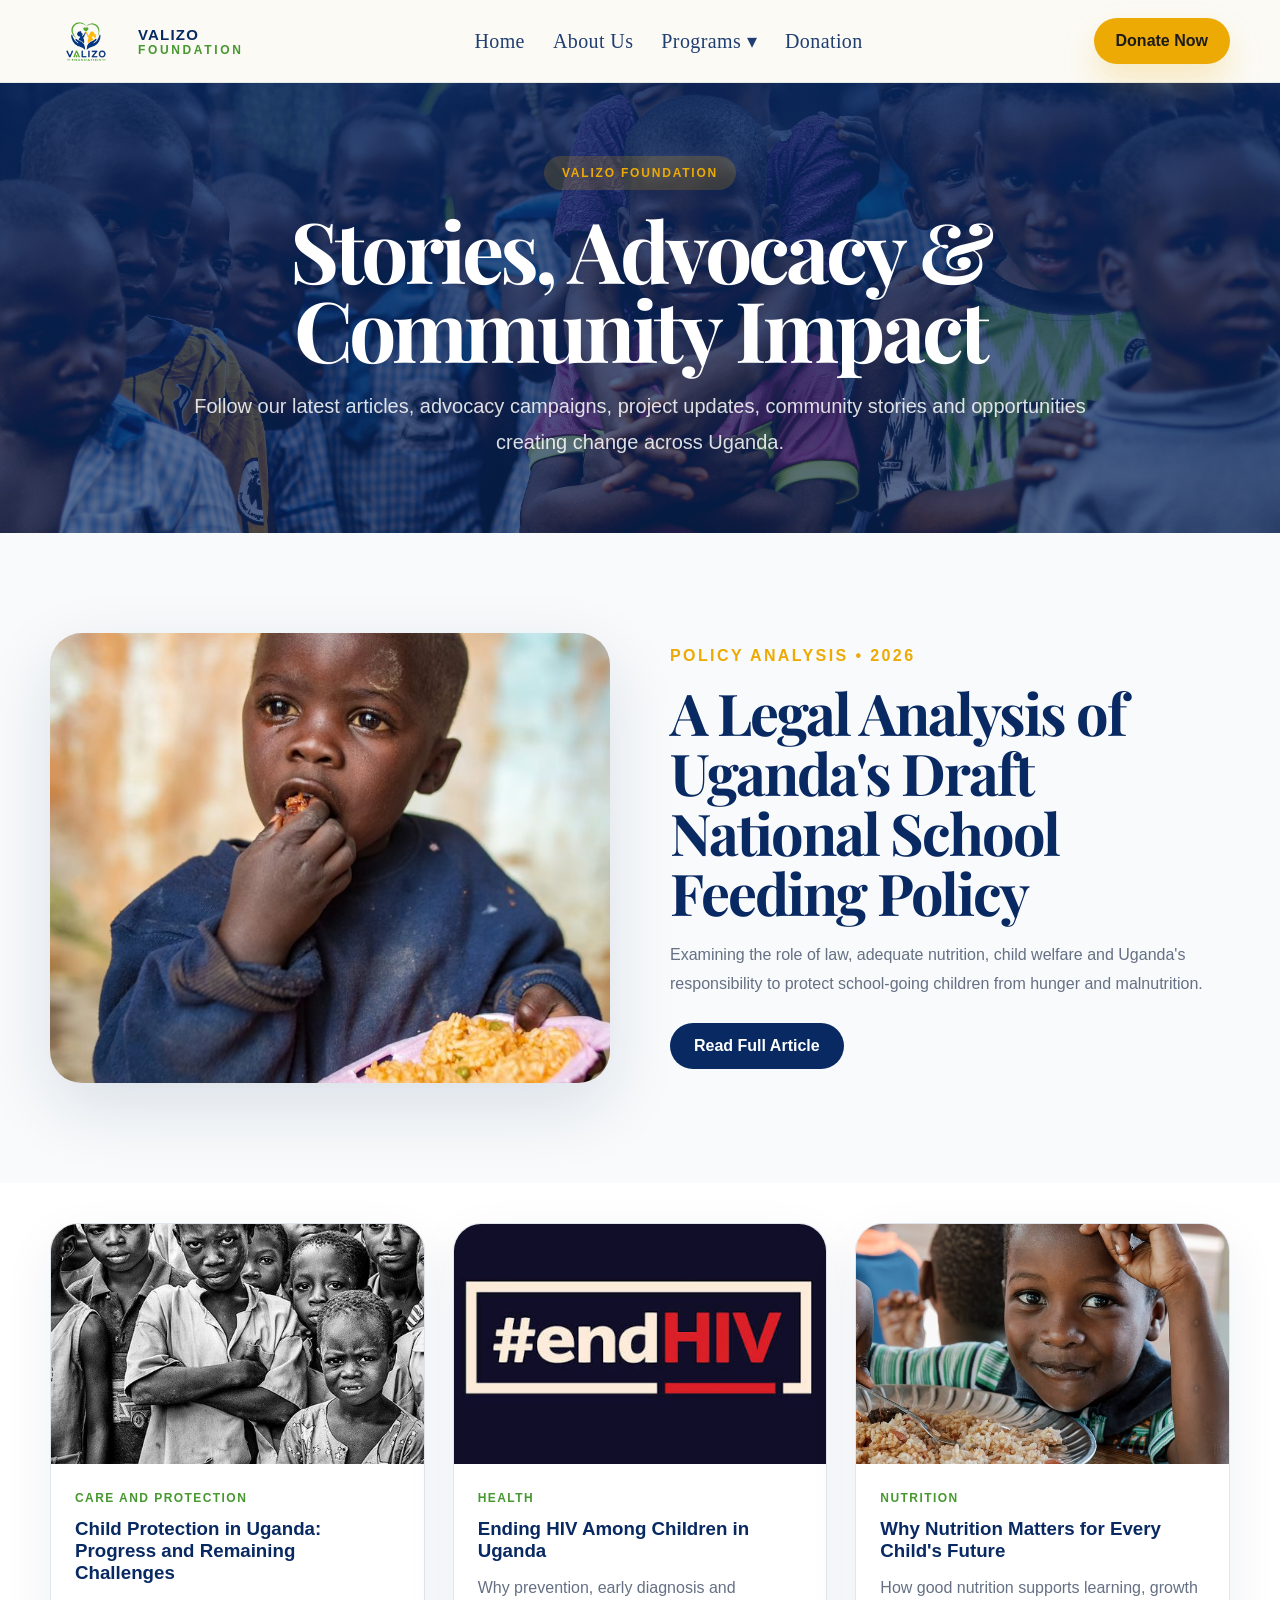
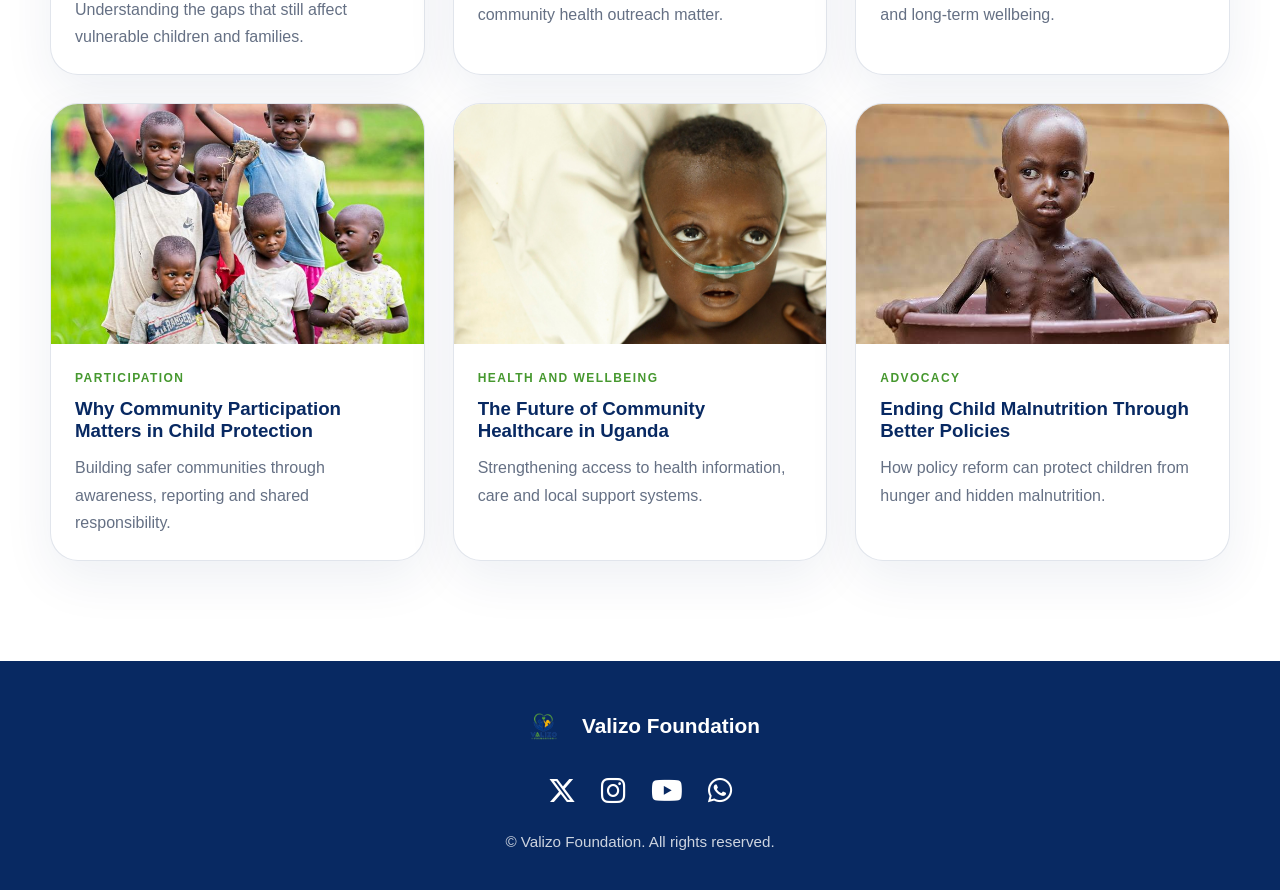
<file: blogs.html>
<!DOCTYPE html>
<html lang="en">
<head>
  <meta charset="UTF-8">
  <meta name="viewport" content="width=device-width, initial-scale=1.0">
  <meta property="og:title" content="Valizo Foundation">
  <meta property="og:description" content="Valizo Foundation supports vulnerable children and young people in hard-to-reach communities by providing assistance in health, education, protection and livelihood support.">
  <meta property="og:image" content="https://www.valizo.org/assets/children22.jpg"> 
  <meta property="og:url" content="https://www.valizo.org/">
  <meta property="og:type" content="website"> 


  <title>Blogs | Valizo Foundation</title>
   <meta name="description" content="Valizo Foundation supports vulnerable children and young people through care, education, health support, advocacy and livelihood opportunities." />
  <link rel="preconnect" href="https://fonts.googleapis.com">
  <link rel="preconnect" href="https://fonts.gstatic.com" crossorigin>
  <link rel="stylesheet" href="https://cdnjs.cloudflare.com/ajax/libs/font-awesome/6.5.2/css/all.min.css">
  <link href="https://fonts.googleapis.com/css2?family=Inter:wght@400;500;600;700;800;900&family=Playfair+Display:wght@700;800&display=swap" rel="stylesheet">
  <link rel="stylesheet" href="css/style.css" />
  <link rel="stylesheet" href="css/responsive.css" />
  <link rel="stylesheet" href="css/blogs.css"/>
</head>

<body>
<header class="topbar">
  <nav class="nav">
    <a class="brand" href="index.html">
      <img src="assets/valizo_logo.png" alt="Valizo Foundation">
      <span class="brandText">
        <strong>Valizo</strong>
        <span>Foundation</span>
      </span>
    </a>

    <div class="links">
      <a href="index.html">Home</a>
      <a href="about.html">About Us</a>

      <div class="dropdown">
        <a href="#">Programs ▾</a>
        <div class="dropdown-content">
          <a href="projects.html">Projects</a>
          <a href="advocacy.html">Advocacy</a>
          <a href="blogs.html">Blogs</a>
        </div>
      </div>

      <a href="donate.html">Donation</a>
    </div>

    <a class="donateBtn" href="donate.html">Donate Now</a>
  </nav>
</header>

<section class="blogHero">
  <div class="blogHeroOverlay"></div>

  <div class="container blogHeroContent">
    <span class="blogLabel">VALIZO FOUNDATION</span>

    <h1>Stories, Advocacy & Community Impact</h1>

    <p>
      Follow our latest articles, advocacy campaigns, project updates,
      community stories and opportunities creating change across Uganda.
    </p>
  </div>
</section>
<section class="featuredBlog">
  <div class="container featuredGrid">

    <div class="featuredImage">
      <img src="assets/children12.jpg" alt="School feeding and child nutrition">
    </div>

    <div class="featuredContent">
      <span class="category">Policy Analysis • 2026</span>

      <h2>A Legal Analysis of Uganda's Draft National School Feeding Policy</h2>

      <p>
        Examining the role of law, adequate nutrition, child welfare and Uganda's
        responsibility to protect school-going children from hunger and malnutrition.
      </p>

      <a href="school-feeding-policy.html" class="readMore">Read Full Article</a>
    </div>

  </div>
</section>

<section class="blogSection">
  <div class="container">

    <div class="blogGrid">

      <article class="blogCard">
        <img src="assets/children13.jpg" alt="">
        <div class="blogBody">
          <span>Care and Protection</span>
          <h3>Child Protection in Uganda: Progress and Remaining Challenges</h3>
          <p>Understanding the gaps that still affect vulnerable children and families.</p>
        </div>
      </article>

      <article class="blogCard">
        <img src="assets/children14.jpg" alt="">
        <div class="blogBody">
          <span>Health</span>
          <h3>Ending HIV Among Children in Uganda</h3>
          <p>Why prevention, early diagnosis and community health outreach matter.</p>
        </div>
      </article>

      <article class="blogCard">
        <img src="assets/children15.jpg" alt="">
        <div class="blogBody">
          <span>Nutrition</span>
          <h3>Why Nutrition Matters for Every Child's Future</h3>
          <p>How good nutrition supports learning, growth and long-term wellbeing.</p>
        </div>
      </article>

      <article class="blogCard">
        <img src="assets/children16.jpg" alt="">
        <div class="blogBody">
          <span>Participation</span>
          <h3>Why Community Participation Matters in Child Protection</h3>
          <p>Building safer communities through awareness, reporting and shared responsibility.</p>
        </div>
      </article>

      <article class="blogCard">
        <img src="assets/children17.jpg" alt="">
        <div class="blogBody">
          <span>Health and Wellbeing</span>
          <h3>The Future of Community Healthcare in Uganda</h3>
          <p>Strengthening access to health information, care and local support systems.</p>
        </div>
      </article>

      <article class="blogCard">
        <img src="assets/children18.jpg" alt="">
        <div class="blogBody">
          <span>Advocacy</span>
          <h3>Ending Child Malnutrition Through Better Policies</h3>
          <p>How policy reform can protect children from hunger and hidden malnutrition.</p>
        </div>
      </article>

    </div>

  </div>
</section>
 <!-- Donation Popup -->
<div class="donationModal" id="donationModal">
  <div class="donationOverlay"></div>

  <div class="donationPopup">
    <button class="closeDonation" id="closeDonation">&times;</button>

    <div class="donationSlider" id="donationSlider">

      <section class="donationStep">
        <span class="donateLabel">Step 1 of 3</span>
        <h2>Donation From</h2>
        <p>Tell us who is making this donation.</p>

        <label>Name</label>
        <input type="text" id="donorName" placeholder="Enter your full name">

        <label>Cause</label>
        <select id="donationCause">
          <option>Pay School Fees</option>
          <option>Medical Support</option>
          <option>Food Support</option>
          <option>Advocacy Campaigns</option>
          <option>Greatest Need</option>
        </select>

        <label>Amount</label>
        <input type="number" id="donationAmount" placeholder="Enter amount in UGX">

        <button class="modalNext" type="button" id="goToPayment">
          Continue
        </button>
      </section>

      <section class="donationStep">
        <span class="donateLabel">Step 2 of 3</span>
        <h2>Select Payment Mode</h2>
        <p>Choose how you would like to complete your donation.</p>

        <div class="paymentChoiceGrid">
          <button class="paymentChoice mtn" type="button" data-method="mtn">
            <span>MTN</span>
            <small>Mobile Money</small>
          </button>

          <button class="paymentChoice airtel" type="button" data-method="airtel">
            <span>Airtel</span>
            <small>Money</small>
          </button>

          <button class="paymentChoice visa" type="button" data-method="visa">
            <span>VISA</span>
            <small>Card Payment</small>
          </button>
        </div>

        <button class="modalBack" type="button" id="backToDetails">
          Back
        </button>
      </section>

      <section class="donationStep">
        <span class="donateLabel">Step 3 of 3</span>
        <h2 id="paymentTitle">Payment Details</h2>
        <p id="paymentDescription">
          Enter your payment details to continue.
        </p>

        <div class="selectedPaymentBadge" id="selectedPaymentBadge">
          MTN Mobile Money
        </div>

        <div class="mobileMoneyFields" id="mobileMoneyFields">
          <label id="phoneLabel">MTN Number</label>
          <input type="tel" id="mobileNumber" placeholder="Example: 256701777769">

          <p class="paymentNote">
            You will receive a prompt on your phone to enter your PIN.
          </p>
        </div>

        <div class="visaFields" id="visaFields">
          <label>Cardholder Name</label>
          <input type="text" placeholder="Name on card">

          <label>Card Number</label>
          <input type="text" placeholder="0000 0000 0000 0000">

          <div class="cardRow">
            <div>
              <label>Expiry Date</label>
              <input type="text" placeholder="MM/YY">
            </div>

            <div>
              <label>CVV</label>
              <input type="password" placeholder="123">
            </div>
          </div>
        </div>

        <div class="stepActions">
          <button class="modalBack" type="button" id="backToMethods">
            Back
          </button>

          <button class="submitDonation" type="button">
            Complete Donation
          </button>
        </div>
      </section>

    </div>
  </div>
</div>

<!-- Donation Popup End -->

<footer class="siteFooter">
    <div class="footerContent">
      <div class="footerLogo">
        <img src="assets/valizo_logo.png" alt="Valizo Foundation logo">
        <span>Valizo Foundation</span>
      </div>

      <div class="socialLinks">
        <a href="https://x.com/ValizoFoundati_" target="_blank" aria-label="Valizo Foundation on X">
          <i class="fa-brands fa-x-twitter"></i>
        </a>

        <a href="https://instagram.com/valizofoundation" target="_blank" aria-label="Valizo Foundation on Instagram">
          <i class="fa-brands fa-instagram"></i>
        </a>

        <a href="https://youtube.com/@valizofoundation" target="_blank" aria-label="Valizo Foundation on YouTube">
          <i class="fa-brands fa-youtube"></i>
        </a>

        <a href="https://wa.me/2567017777769" target="_blank" aria-label="Valizo Foundation on WhatsApp">
          <i class="fa-brands fa-whatsapp"></i>
        </a>
      </div>

      <p class="copyright">
        © <span id="year"></span> Valizo Foundation. All rights reserved.
      </p>
    </div>


  </footer>
</body>
</html>
</file>
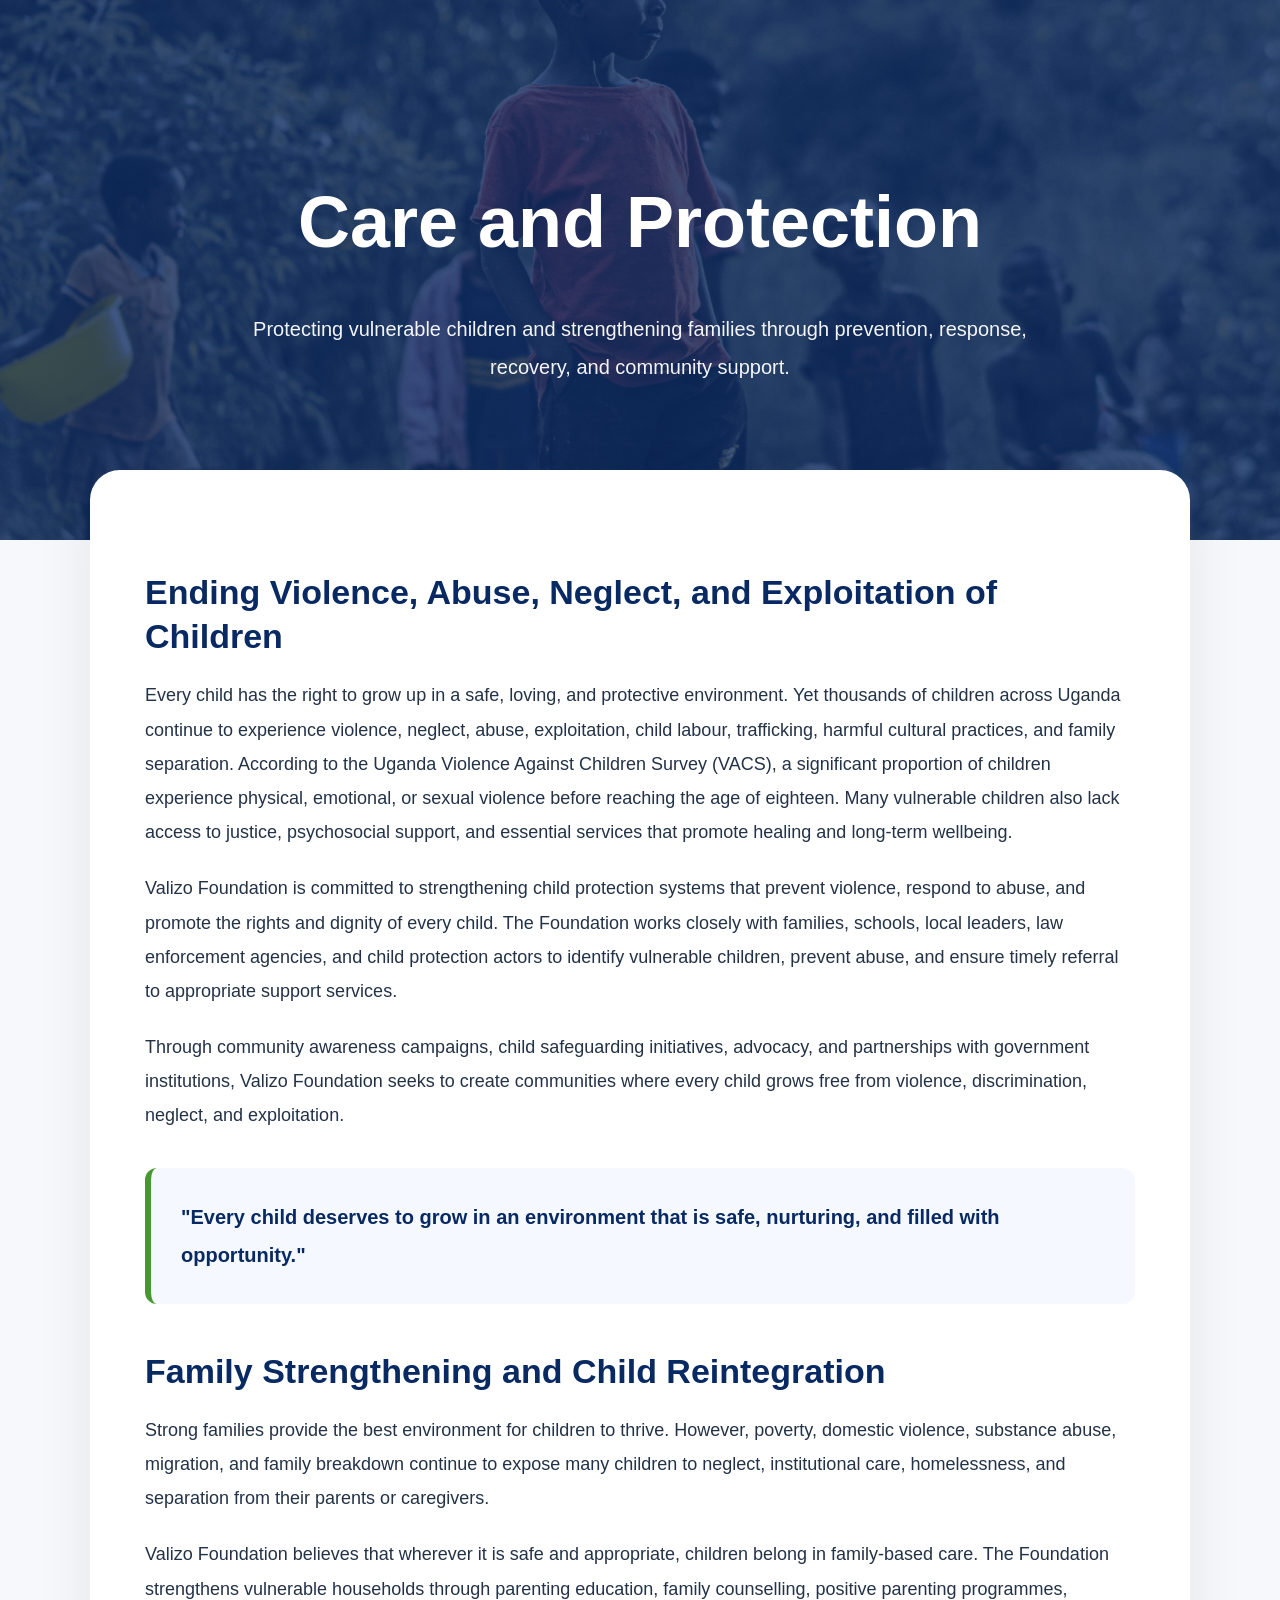
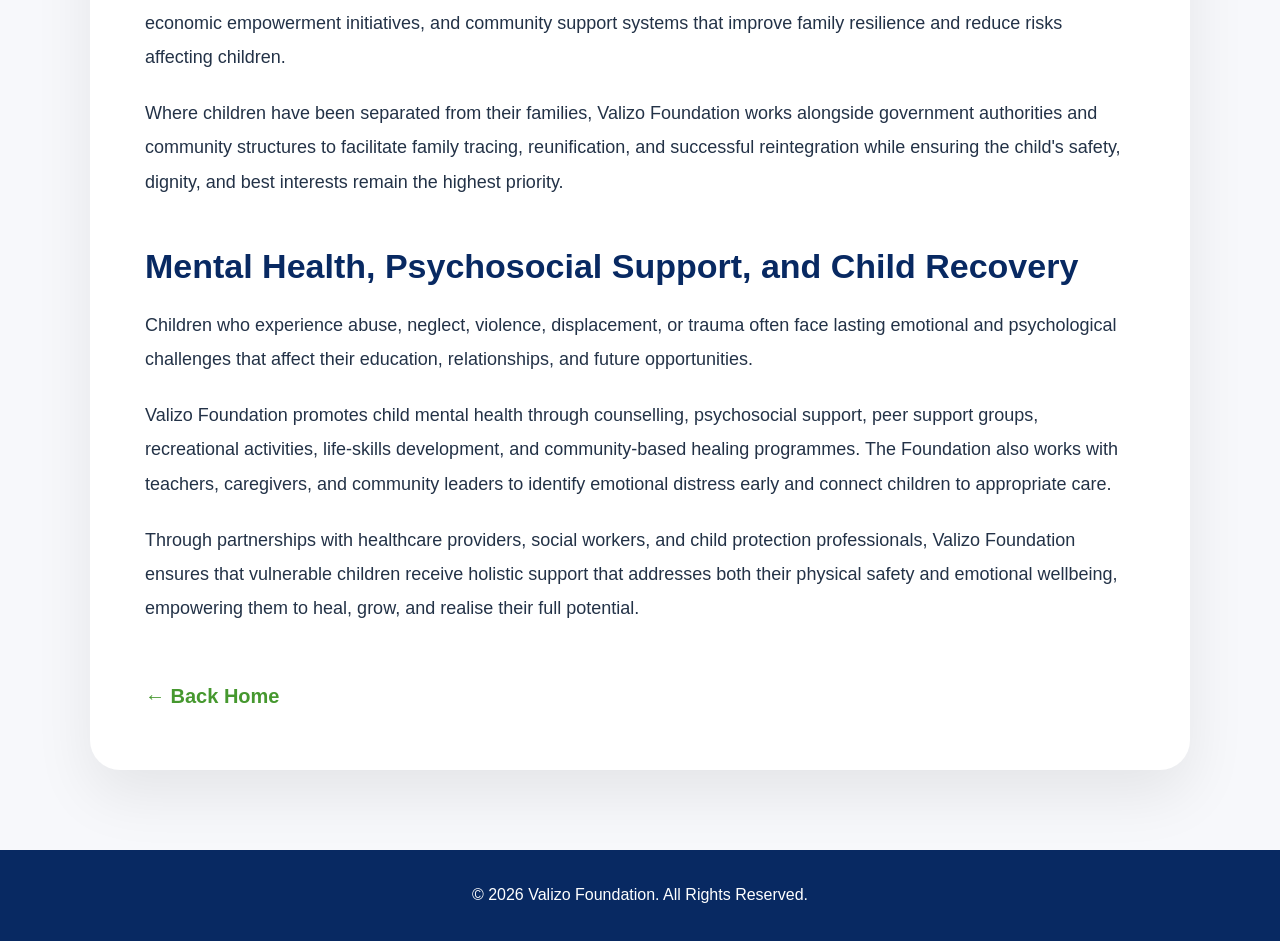
<file: care-protection.html>
<!DOCTYPE html>
<html lang="en">
<head>
<meta charset="UTF-8">
<meta name="viewport" content="width=device-width, initial-scale=1.0">
 <meta property="og:title" content="Valizo Foundation">
  <meta property="og:description" content="Valizo Foundation supports vulnerable children and young people in hard-to-reach communities by providing assistance in health, education, protection and livelihood support.">
  <meta property="og:image" content="https://www.valizo.org/assets/children22.jpg"> 
  <meta property="og:url" content="https://www.valizo.org/">
  <meta property="og:type" content="website"> 

<title>Care and Protection | Valizo Foundation</title>

<style>

:root{
    --blue:#082962;
    --green:#46982f;
    --gold:#edaa04;
    --text:#233247;
    --light:#f7f8fb;
}

*{
    margin:0;
    padding:0;
    box-sizing:border-box;
}

body{
    font-family:Arial, Helvetica, sans-serif;
    background:var(--light);
    color:var(--text);
    line-height:1.9;
}

.hero{
    height:60vh;
    min-height:450px;
    background:
    linear-gradient(rgba(8,41,98,.78),rgba(8,41,98,.78)),
    url("assets/children5.jpg") center center/cover;
    display:flex;
    justify-content:center;
    align-items:center;
    text-align:center;
    padding:20px;
    color:#fff;
}

.heroContent{
    max-width:850px;
}

.hero h1{
    font-size:clamp(42px,6vw,72px);
    margin-bottom:20px;
}

.hero p{
    font-size:20px;
    opacity:.95;
}

.container{
    width:min(1100px,92%);
    margin:auto;
}

.article{
    margin-top:-70px;
    background:#fff;
    border-radius:30px;
    padding:55px;
    box-shadow:0 25px 60px rgba(0,0,0,.08);
    margin-bottom:80px;
}

.label{
    display:inline-block;
    background:#edf7ea;
    color:var(--green);
    font-weight:700;
    padding:10px 18px;
    border-radius:50px;
    margin-bottom:25px;
}

.article h2{
    color:var(--blue);
    margin:45px 0 20px;
    font-size:34px;
    line-height:1.3;
}

.article p{
    font-size:18px;
    margin-bottom:22px;
}

.quote{
    background:#f5f9ff;
    border-left:6px solid var(--green);
    padding:30px;
    margin:35px 0;
    border-radius:12px;
}

.quote p{
    margin:0;
    font-size:20px;
    color:var(--blue);
    font-weight:600;
}

.backBtn{
    display:inline-flex;
    align-items:center;
    gap:10px;
    text-decoration:none;
    margin-top:30px;
    color:var(--green);
    font-size:20px;
    font-weight:700;
}

.backBtn:hover{
    color:var(--blue);
}

footer{
    background:var(--blue);
    color:#fff;
    text-align:center;
    padding:30px;
}

@media(max-width:768px){

.hero{
    min-height:380px;
}

.hero h1{
    font-size:42px;
}

.hero p{
    font-size:17px;
}

.article{
    padding:30px 25px;
    margin-top:-40px;
}

.article h2{
    font-size:28px;
}

.article p{
    font-size:17px;
}

.quote p{
    font-size:18px;
}

}

</style>

</head>

<body>

<section class="hero">

<div class="heroContent">

<h1>Care and Protection</h1>

<p>
Protecting vulnerable children and strengthening families through
prevention, response, recovery, and community support.
</p>

</div>

</section>

<div class="container">

<div class="article">


<h2>Ending Violence, Abuse, Neglect, and Exploitation of Children</h2>

<p>
Every child has the right to grow up in a safe, loving, and protective environment. Yet thousands of children across Uganda continue to experience violence, neglect, abuse, exploitation, child labour, trafficking, harmful cultural practices, and family separation. According to the Uganda Violence Against Children Survey (VACS), a significant proportion of children experience physical, emotional, or sexual violence before reaching the age of eighteen. Many vulnerable children also lack access to justice, psychosocial support, and essential services that promote healing and long-term wellbeing.
</p>

<p>
Valizo Foundation is committed to strengthening child protection systems that prevent violence, respond to abuse, and promote the rights and dignity of every child. The Foundation works closely with families, schools, local leaders, law enforcement agencies, and child protection actors to identify vulnerable children, prevent abuse, and ensure timely referral to appropriate support services.
</p>

<p>
Through community awareness campaigns, child safeguarding initiatives, advocacy, and partnerships with government institutions, Valizo Foundation seeks to create communities where every child grows free from violence, discrimination, neglect, and exploitation.
</p>

<div class="quote">
<p>
"Every child deserves to grow in an environment that is safe, nurturing, and filled with opportunity."
</p>
</div>

<h2>Family Strengthening and Child Reintegration</h2>

<p>
Strong families provide the best environment for children to thrive. However, poverty, domestic violence, substance abuse, migration, and family breakdown continue to expose many children to neglect, institutional care, homelessness, and separation from their parents or caregivers.
</p>

<p>
Valizo Foundation believes that wherever it is safe and appropriate, children belong in family-based care. The Foundation strengthens vulnerable households through parenting education, family counselling, positive parenting programmes, economic empowerment initiatives, and community support systems that improve family resilience and reduce risks affecting children.
</p>

<p>
Where children have been separated from their families, Valizo Foundation works alongside government authorities and community structures to facilitate family tracing, reunification, and successful reintegration while ensuring the child's safety, dignity, and best interests remain the highest priority.
</p>

<h2>Mental Health, Psychosocial Support, and Child Recovery</h2>

<p>
Children who experience abuse, neglect, violence, displacement, or trauma often face lasting emotional and psychological challenges that affect their education, relationships, and future opportunities.
</p>

<p>
Valizo Foundation promotes child mental health through counselling, psychosocial support, peer support groups, recreational activities, life-skills development, and community-based healing programmes. The Foundation also works with teachers, caregivers, and community leaders to identify emotional distress early and connect children to appropriate care.
</p>

<p>
Through partnerships with healthcare providers, social workers, and child protection professionals, Valizo Foundation ensures that vulnerable children receive holistic support that addresses both their physical safety and emotional wellbeing, empowering them to heal, grow, and realise their full potential.
</p>

<a href="index.html#programs" class="backBtn">
← Back Home
</a>

</div>

</div>

<footer>

© <span id="year"></span> Valizo Foundation. All Rights Reserved.

</footer>

<script>
document.getElementById("year").textContent = new Date().getFullYear();
</script>

</body>
</html>
</file>
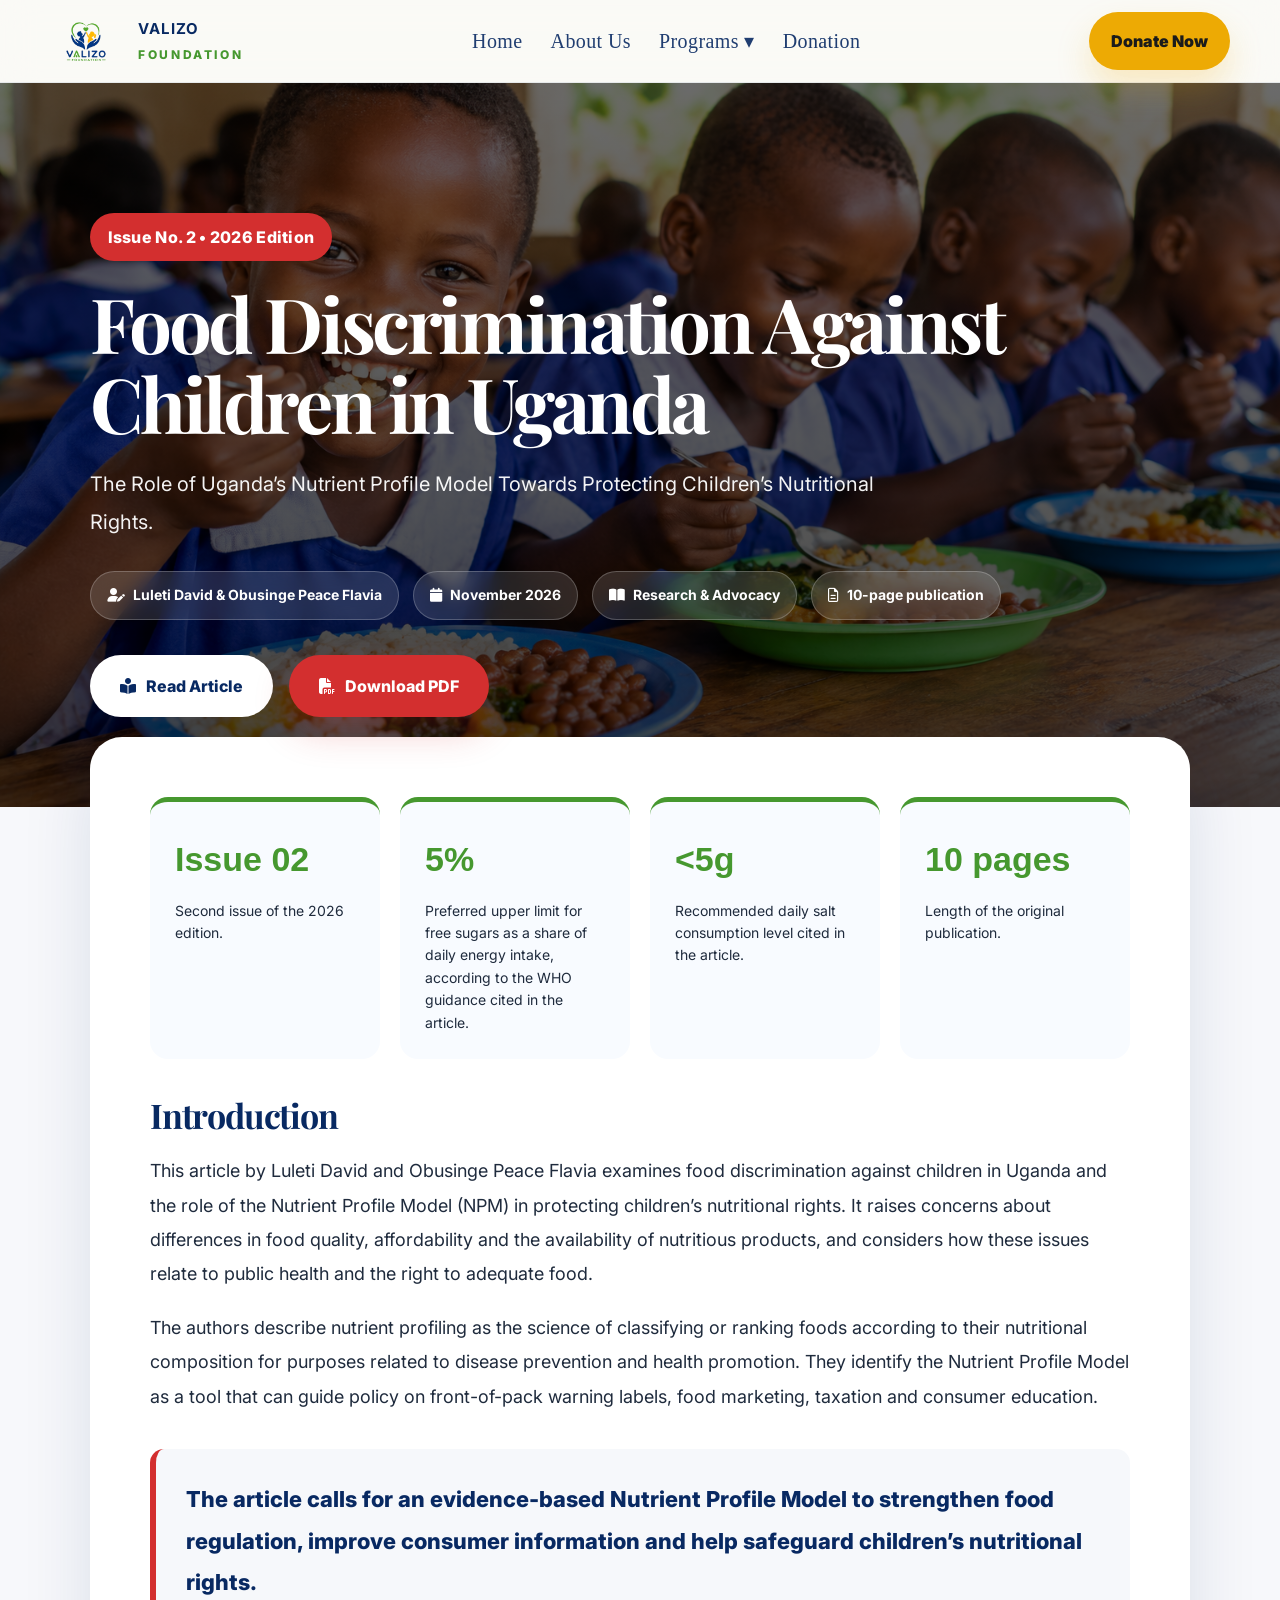
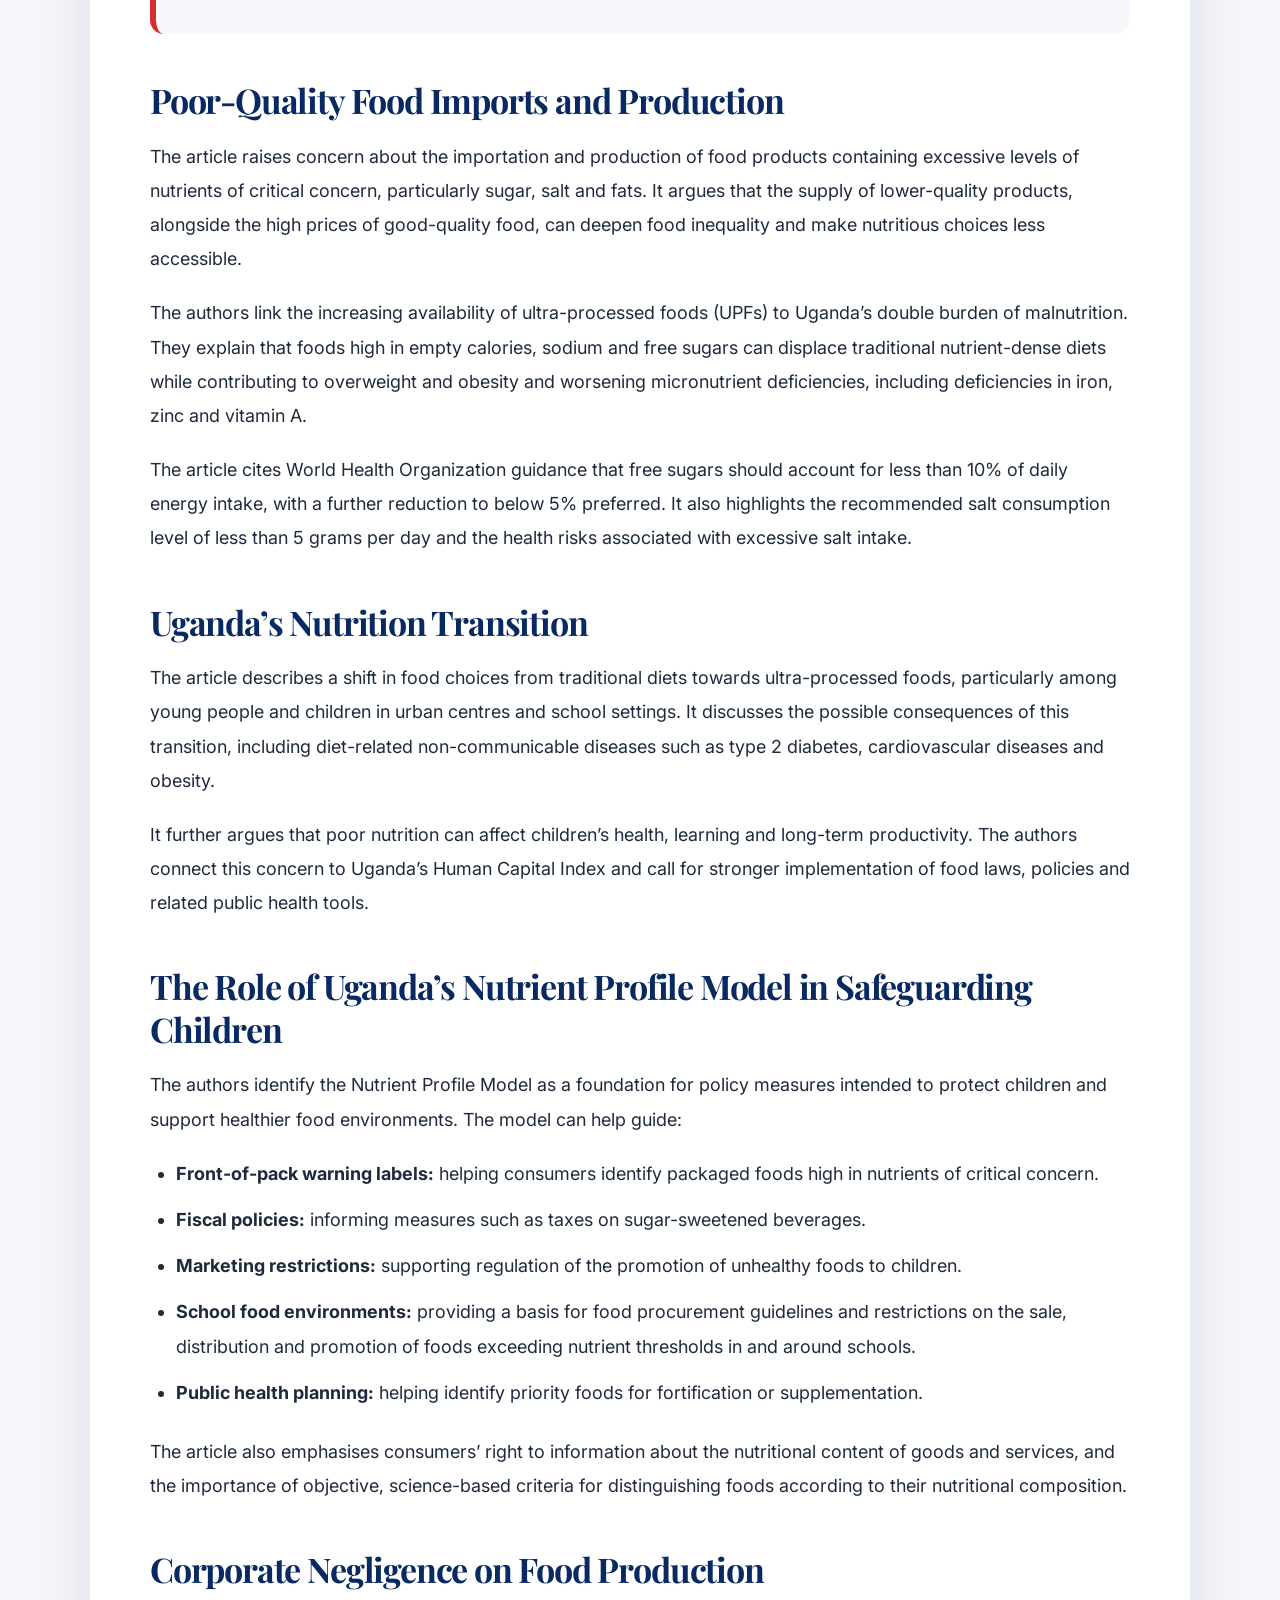
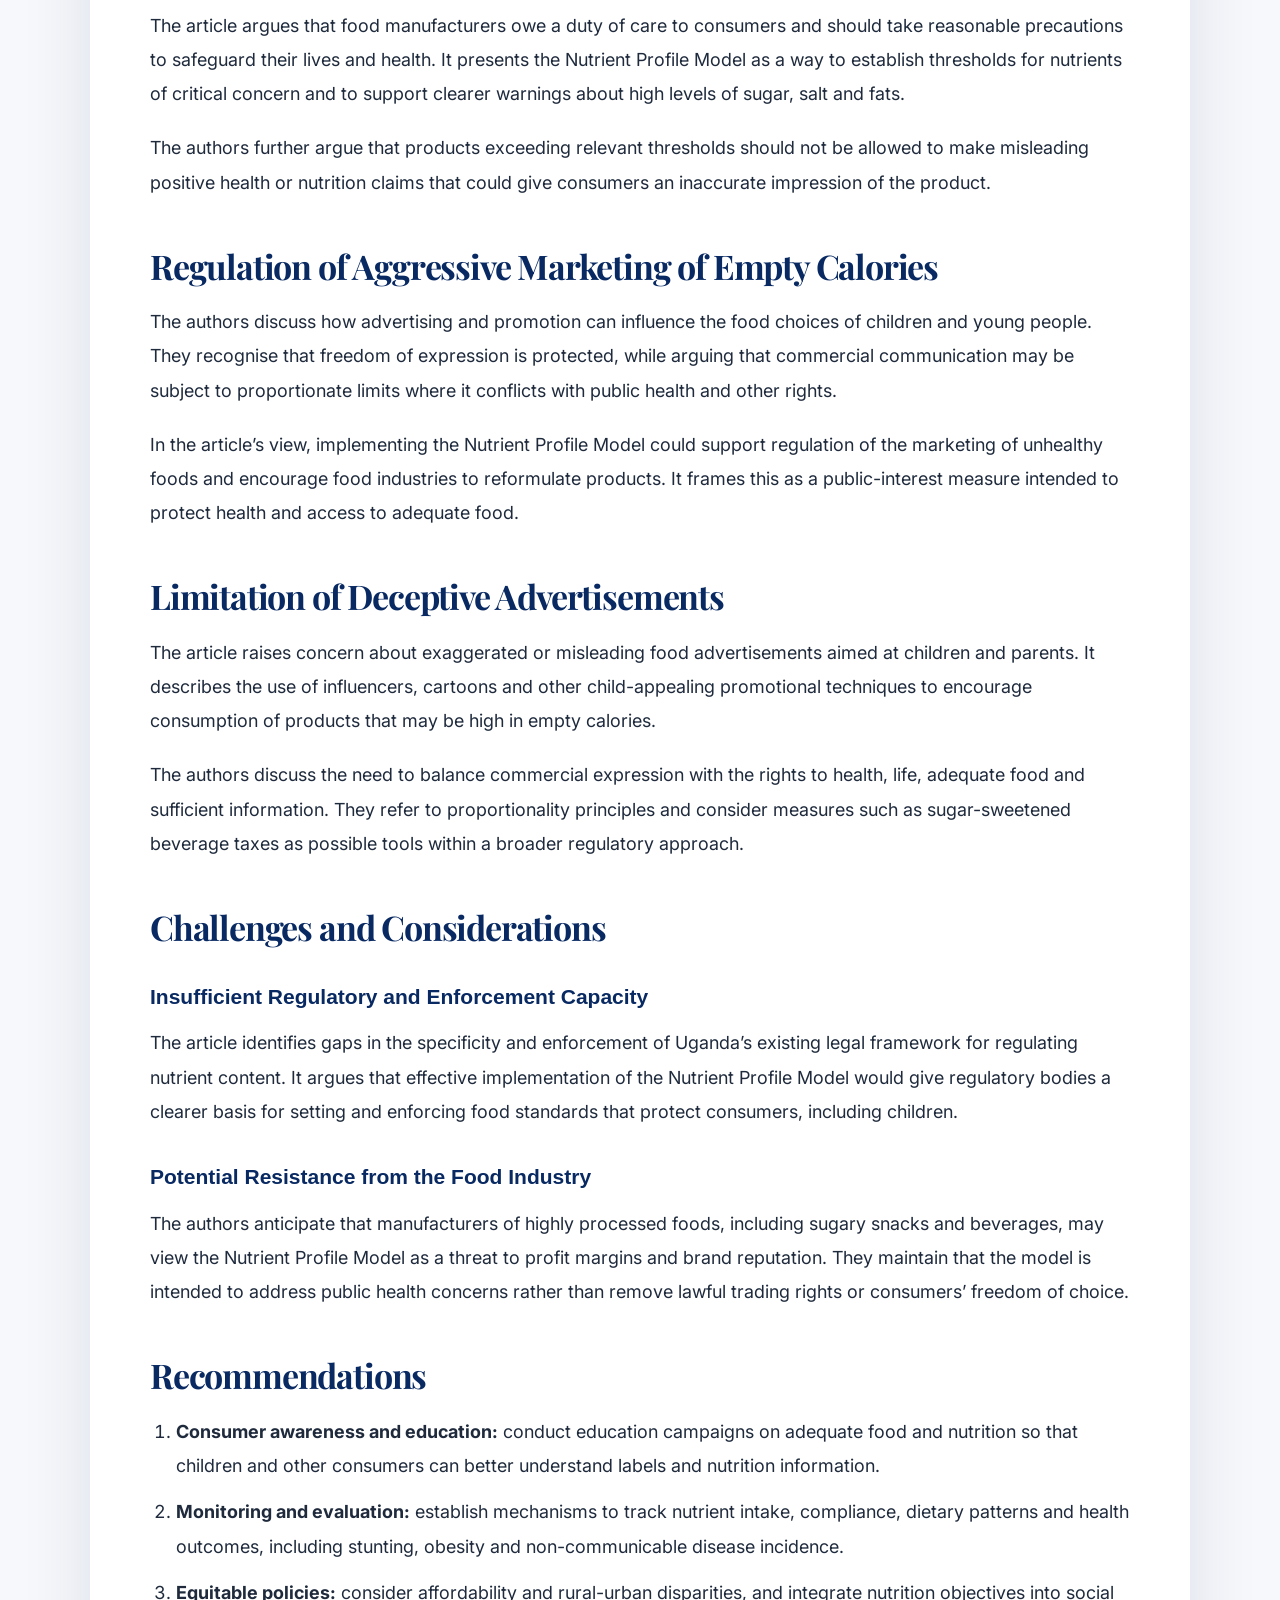
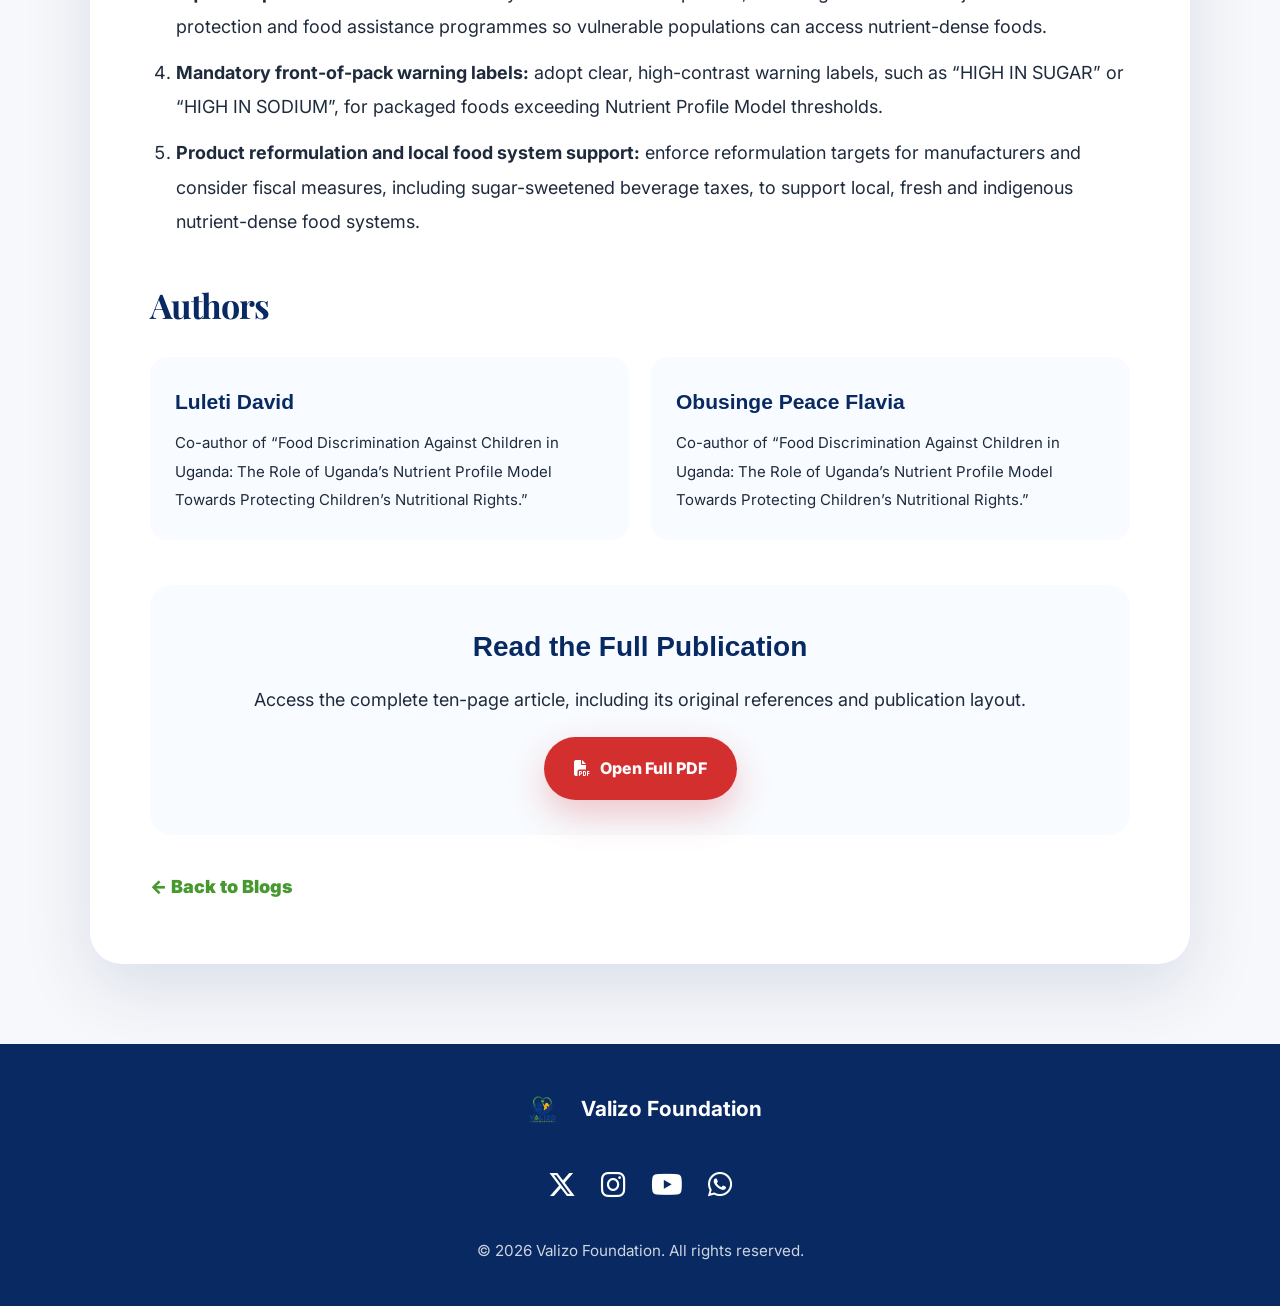
<file: food-discrimination-uganda.html>
<!DOCTYPE html>
<html lang="en">
<head>
<meta charset="UTF-8">
<meta property="og:title" content="Food Discrimination Against Children in Uganda | Valizo Foundation">
<meta property="og:description" content="The role of Uganda’s Nutrient Profile Model towards protecting children’s nutritional rights.">
<meta property="og:image" content="https://www.valizo.org/assets/children19.jpg">
<meta property="og:url" content="https://www.valizo.org/food-discrimination-uganda.html">
<meta property="og:type" content="article">
<meta name="viewport" content="width=device-width, initial-scale=1.0">
<meta name="description" content="An article examining food discrimination against children in Uganda and the role of the Nutrient Profile Model in protecting children's nutritional rights.">

<title>Food Discrimination Against Children in Uganda | Valizo Foundation</title>

<link rel="preconnect" href="https://fonts.googleapis.com">
<link rel="preconnect" href="https://fonts.gstatic.com" crossorigin>
<link rel="stylesheet" href="https://cdnjs.cloudflare.com/ajax/libs/font-awesome/6.5.2/css/all.min.css">
<link href="https://fonts.googleapis.com/css2?family=Inter:wght@400;500;600;700;800;900&family=Playfair+Display:wght@700;800&display=swap" rel="stylesheet">

<link rel="stylesheet" href="css/style.css">
<link rel="stylesheet" href="css/responsive.css">

<style>
:root{
  --blue:#082962;
  --green:#46982f;
  --gold:#edaa04;
  --red:#d32f2f;
  --text:#1f2b3d;
  --soft:#f7f8fb;
  --line:#e4e8ef;
}
body{
  margin:0;
  font-family:Inter,sans-serif;
  background:var(--soft);
  color:var(--text);
  line-height:1.9;
}
.articleHero{
  min-height:72vh;
  background:
    linear-gradient(rgba(0,0,0,.58),rgba(0,0,0,.72)),
    url("assets/children33.png") center/cover no-repeat;
  display:flex;
  align-items:center;
  color:white;
  padding:130px 7% 90px;
}
.articleHeroInner{max-width:1050px;}
.articleTag{
  display:inline-block;
  background:var(--red);
  color:white;
  padding:9px 18px;
  border-radius:50px;
  font-weight:800;
  margin-bottom:22px;
  letter-spacing:.3px;
}
.articleHero h1{
  font-family:"Playfair Display",serif;
  font-size:clamp(38px,6vw,76px);
  line-height:1.05;
  margin:0 0 22px;
  color:#fff;
}
.articleSubtitle{
  max-width:850px;
  font-size:20px;
  opacity:.95;
  margin:0;
}
.articleMeta{
  display:flex;
  flex-wrap:wrap;
  gap:14px;
  margin:30px 0 35px;
}
.articleMeta span{
  display:inline-flex;
  align-items:center;
  gap:8px;
  background:rgba(255,255,255,.13);
  border:1px solid rgba(255,255,255,.22);
  backdrop-filter:blur(10px);
  padding:10px 16px;
  border-radius:50px;
  font-weight:700;
  font-size:14px;
}
.articleActions{display:flex;flex-wrap:wrap;gap:16px;}
.readBtn,.downloadBtn{
  display:inline-flex;
  align-items:center;
  justify-content:center;
  gap:10px;
  padding:16px 30px;
  text-decoration:none;
  font-weight:800;
  font-size:16px;
  border-radius:60px;
  transition:.3s;
}
.readBtn{background:white;color:var(--blue);}
.downloadBtn{
  background:var(--red);
  color:white;
  box-shadow:0 15px 35px rgba(211,47,47,.25);
}
.readBtn:hover,.downloadBtn:hover{transform:translateY(-3px);}
.downloadBtn:hover{background:#b71c1c;}
.articleWrap{
  max-width:1100px;
  margin:-70px auto 80px;
  background:white;
  padding:60px;
  border-radius:32px;
  box-shadow:0 25px 70px rgba(8,41,98,.12);
}
.articleWrap h2{
  color:var(--blue);
  font-size:34px;
  margin:45px 0 18px;
  line-height:1.25;
}
.articleWrap h2:first-of-type{margin-top:35px;}
.articleWrap h3{color:var(--blue);font-size:21px;margin:28px 0 10px;}
.articleWrap p,.articleWrap li{font-size:18px;}
.articleWrap p{margin-bottom:20px;}
.articleWrap ul,.articleWrap ol{padding-left:26px;margin:12px 0 25px;}
.articleWrap li{margin-bottom:12px;}
.statsGrid{
  display:grid;
  grid-template-columns:repeat(auto-fit,minmax(190px,1fr));
  gap:20px;
  margin:0 0 35px;
}
.statCard{
  background:#f8fbff;
  border-top:5px solid var(--green);
  border-radius:18px;
  padding:25px;
}
.statCard h3{color:var(--green);font-size:34px;margin:0 0 8px;}
.statCard p{font-size:14px;margin:0;line-height:1.6;}
.quoteBox{
  background:#f6f8fb;
  border-left:6px solid var(--red);
  padding:30px;
  border-radius:14px;
  margin:35px 0;
}
.quoteBox p{color:var(--blue);font-size:22px;font-weight:800;margin:0;}
.foodTable{
  width:100%;
  border-collapse:collapse;
  margin:30px 0;
  overflow:hidden;
  border-radius:16px;
}
.foodTable th{
  background:var(--blue);
  color:white;
  padding:18px;
  text-align:left;
}
.foodTable td{padding:18px;border-bottom:1px solid var(--line);vertical-align:top;}
.foodTable tr:nth-child(even){background:#f8fbff;}
.authorBox{
  display:grid;
  grid-template-columns:repeat(auto-fit,minmax(250px,1fr));
  gap:22px;
  margin-top:30px;
}
.author{background:#f8fbff;border-radius:18px;padding:25px;}
.author h3{color:var(--blue);margin:0 0 8px;}
.author p{font-size:15px;margin:0;}
.bottomDownload{
  background:#f8fbff;
  border-radius:22px;
  padding:35px;
  text-align:center;
  margin-top:45px;
}
.bottomDownload h3{color:var(--blue);font-size:28px;margin:0 0 10px;}
.backBtn{
  display:inline-block;
  margin-top:35px;
  color:var(--green);
  font-weight:900;
  text-decoration:none;
  font-size:18px;
}
@media(max-width:768px){
  .articleHero{padding:110px 22px 80px;}
  .articleSubtitle{font-size:17px;}
  .articleMeta span{font-size:13px;}
  .readBtn,.downloadBtn{width:100%;}
  .articleWrap{margin:-40px 15px 60px;padding:28px 22px;}
  .articleWrap h2{font-size:27px;}
  .articleWrap p,.articleWrap li{font-size:16px;}
  .foodTable{display:block;overflow-x:auto;}
}
</style>
</head>

<body>
<header class="topbar">
  <nav class="nav">
    <a class="brand" href="index.html">
      <img src="assets/valizo_logo.png" alt="Valizo Foundation">
      <span class="brandText"><strong>Valizo</strong><span>Foundation</span></span>
    </a>
    <div class="links">
      <a href="index.html">Home</a>
      <a href="about.html">About Us</a>
      <div class="dropdown">
        <a href="#">Programs ▾</a>
        <div class="dropdown-content">
          <a href="projects.html">Projects</a>
          <a href="advocacy.html">Advocacy</a>
          <a href="blogs.html">Blogs</a>
        </div>
      </div>
      <a href="donate.html">Donation</a>
    </div>
    <a class="donateBtn" href="donate.html">Donate Now</a>
  </nav>
</header>

<section class="articleHero">
  <div class="articleHeroInner">
    <span class="articleTag">Issue No. 2 • 2026 Edition</span>
    <h1>Food Discrimination Against Children in Uganda</h1>
    <p class="articleSubtitle">
      The Role of Uganda’s Nutrient Profile Model Towards Protecting Children’s Nutritional Rights.
    </p>
    <div class="articleMeta">
      <span><i class="fa-solid fa-user-pen"></i> Luleti David &amp; Obusinge Peace Flavia</span>
      <span><i class="fa-solid fa-calendar"></i> November 2026 </span>
      <span><i class="fa-solid fa-book-open"></i> Research &amp; Advocacy</span>
      <span><i class="fa-regular fa-file-lines"></i> 10-page publication</span>
    </div>
    <div class="articleActions">
      <a href="#articleContent" class="readBtn"><i class="fa-solid fa-book-open-reader"></i> Read Article</a>
      <a href="assets/food-discrimination-against-children-uganda-issue-2-2026.pdf" download class="downloadBtn">
        <i class="fa-solid fa-file-pdf"></i> Download PDF
      </a>
    </div>
  </div>
</section>

<main class="articleWrap" id="articleContent">
  <div class="statsGrid">
    <div class="statCard">
      <h3>Issue 02</h3>
      <p>Second issue of the 2026 edition.</p>
    </div>
    <div class="statCard">
      <h3>5%</h3>
      <p>Preferred upper limit for free sugars as a share of daily energy intake, according to the WHO guidance cited in the article.</p>
    </div>
    <div class="statCard">
      <h3>&lt;5g</h3>
      <p>Recommended daily salt consumption level cited in the article.</p>
    </div>
    <div class="statCard">
      <h3>10 pages</h3>
      <p>Length of the original publication.</p>
    </div>
  </div>

  <h2>Introduction</h2>
  <p>
    This article by Luleti David and Obusinge Peace Flavia examines food discrimination against children in Uganda and the role of the Nutrient Profile Model (NPM) in protecting children’s nutritional rights. It raises concerns about differences in food quality, affordability and the availability of nutritious products, and considers how these issues relate to public health and the right to adequate food.
  </p>
  <p>
    The authors describe nutrient profiling as the science of classifying or ranking foods according to their nutritional composition for purposes related to disease prevention and health promotion. They identify the Nutrient Profile Model as a tool that can guide policy on front-of-pack warning labels, food marketing, taxation and consumer education.
  </p>
  <div class="quoteBox">
    <p>The article calls for an evidence-based Nutrient Profile Model to strengthen food regulation, improve consumer information and help safeguard children’s nutritional rights.</p>
  </div>

  <h2>Poor-Quality Food Imports and Production</h2>
  <p>
    The article raises concern about the importation and production of food products containing excessive levels of nutrients of critical concern, particularly sugar, salt and fats. It argues that the supply of lower-quality products, alongside the high prices of good-quality food, can deepen food inequality and make nutritious choices less accessible.
  </p>
  <p>
    The authors link the increasing availability of ultra-processed foods (UPFs) to Uganda’s double burden of malnutrition. They explain that foods high in empty calories, sodium and free sugars can displace traditional nutrient-dense diets while contributing to overweight and obesity and worsening micronutrient deficiencies, including deficiencies in iron, zinc and vitamin A.
  </p>
  <p>
    The article cites World Health Organization guidance that free sugars should account for less than 10% of daily energy intake, with a further reduction to below 5% preferred. It also highlights the recommended salt consumption level of less than 5 grams per day and the health risks associated with excessive salt intake.
  </p>

  <h2>Uganda’s Nutrition Transition</h2>
  <p>
    The article describes a shift in food choices from traditional diets towards ultra-processed foods, particularly among young people and children in urban centres and school settings. It discusses the possible consequences of this transition, including diet-related non-communicable diseases such as type 2 diabetes, cardiovascular diseases and obesity.
  </p>
  <p>
    It further argues that poor nutrition can affect children’s health, learning and long-term productivity. The authors connect this concern to Uganda’s Human Capital Index and call for stronger implementation of food laws, policies and related public health tools.
  </p>

  <h2>The Role of Uganda’s Nutrient Profile Model in Safeguarding Children</h2>
  <p>
    The authors identify the Nutrient Profile Model as a foundation for policy measures intended to protect children and support healthier food environments. The model can help guide:
  </p>
  <ul>
    <li><strong>Front-of-pack warning labels:</strong> helping consumers identify packaged foods high in nutrients of critical concern.</li>
    <li><strong>Fiscal policies:</strong> informing measures such as taxes on sugar-sweetened beverages.</li>
    <li><strong>Marketing restrictions:</strong> supporting regulation of the promotion of unhealthy foods to children.</li>
    <li><strong>School food environments:</strong> providing a basis for food procurement guidelines and restrictions on the sale, distribution and promotion of foods exceeding nutrient thresholds in and around schools.</li>
    <li><strong>Public health planning:</strong> helping identify priority foods for fortification or supplementation.</li>
  </ul>
  <p>
    The article also emphasises consumers’ right to information about the nutritional content of goods and services, and the importance of objective, science-based criteria for distinguishing foods according to their nutritional composition.
  </p>

  <h2>Corporate Negligence on Food Production</h2>
  <p>
    The article argues that food manufacturers owe a duty of care to consumers and should take reasonable precautions to safeguard their lives and health. It presents the Nutrient Profile Model as a way to establish thresholds for nutrients of critical concern and to support clearer warnings about high levels of sugar, salt and fats.
  </p>
  <p>
    The authors further argue that products exceeding relevant thresholds should not be allowed to make misleading positive health or nutrition claims that could give consumers an inaccurate impression of the product.
  </p>

  <h2>Regulation of Aggressive Marketing of Empty Calories</h2>
  <p>
    The authors discuss how advertising and promotion can influence the food choices of children and young people. They recognise that freedom of expression is protected, while arguing that commercial communication may be subject to proportionate limits where it conflicts with public health and other rights.
  </p>
  <p>
    In the article’s view, implementing the Nutrient Profile Model could support regulation of the marketing of unhealthy foods and encourage food industries to reformulate products. It frames this as a public-interest measure intended to protect health and access to adequate food.
  </p>

  <h2>Limitation of Deceptive Advertisements</h2>
  <p>
    The article raises concern about exaggerated or misleading food advertisements aimed at children and parents. It describes the use of influencers, cartoons and other child-appealing promotional techniques to encourage consumption of products that may be high in empty calories.
  </p>
  <p>
    The authors discuss the need to balance commercial expression with the rights to health, life, adequate food and sufficient information. They refer to proportionality principles and consider measures such as sugar-sweetened beverage taxes as possible tools within a broader regulatory approach.
  </p>

  <h2>Challenges and Considerations</h2>
  <h3>Insufficient Regulatory and Enforcement Capacity</h3>
  <p>
    The article identifies gaps in the specificity and enforcement of Uganda’s existing legal framework for regulating nutrient content. It argues that effective implementation of the Nutrient Profile Model would give regulatory bodies a clearer basis for setting and enforcing food standards that protect consumers, including children.
  </p>
  <h3>Potential Resistance from the Food Industry</h3>
  <p>
    The authors anticipate that manufacturers of highly processed foods, including sugary snacks and beverages, may view the Nutrient Profile Model as a threat to profit margins and brand reputation. They maintain that the model is intended to address public health concerns rather than remove lawful trading rights or consumers’ freedom of choice.
  </p>

  <h2>Recommendations</h2>
  <ol>
    <li><strong>Consumer awareness and education:</strong> conduct education campaigns on adequate food and nutrition so that children and other consumers can better understand labels and nutrition information.</li>
    <li><strong>Monitoring and evaluation:</strong> establish mechanisms to track nutrient intake, compliance, dietary patterns and health outcomes, including stunting, obesity and non-communicable disease incidence.</li>
    <li><strong>Equitable policies:</strong> consider affordability and rural-urban disparities, and integrate nutrition objectives into social protection and food assistance programmes so vulnerable populations can access nutrient-dense foods.</li>
    <li><strong>Mandatory front-of-pack warning labels:</strong> adopt clear, high-contrast warning labels, such as “HIGH IN SUGAR” or “HIGH IN SODIUM”, for packaged foods exceeding Nutrient Profile Model thresholds.</li>
    <li><strong>Product reformulation and local food system support:</strong> enforce reformulation targets for manufacturers and consider fiscal measures, including sugar-sweetened beverage taxes, to support local, fresh and indigenous nutrient-dense food systems.</li>
  </ol>

  <h2>Authors</h2>
  <div class="authorBox">
    <div class="author">
      <h3>Luleti David</h3>
      <p>Co-author of “Food Discrimination Against Children in Uganda: The Role of Uganda’s Nutrient Profile Model Towards Protecting Children’s Nutritional Rights.”</p>
    </div>
    <div class="author">
      <h3>Obusinge Peace Flavia</h3>
      <p>Co-author of “Food Discrimination Against Children in Uganda: The Role of Uganda’s Nutrient Profile Model Towards Protecting Children’s Nutritional Rights.”</p>
    </div>
  </div>

  <div class="bottomDownload">
    <h3>Read the Full Publication</h3>
    <p>Access the complete ten-page article, including its original references and publication layout.</p>
    <a href="assets/food-discrimination-against-children-uganda-issue-2-2026.pdf" target="_blank" rel="noopener" class="downloadBtn">
      <i class="fa-solid fa-file-pdf"></i> Open Full PDF
    </a>
  </div>

  <a href="blogs.html" class="backBtn">← Back to Blogs</a>
</main>

<footer class="siteFooter">
  <div class="footerContent">
    <div class="footerLogo">
      <img src="assets/valizo_logo.png" alt="Valizo Foundation logo">
      <span>Valizo Foundation</span>
    </div>
    <div class="socialLinks">
      <a href="https://x.com/ValizoFoundati_" target="_blank" rel="noopener"><i class="fa-brands fa-x-twitter"></i></a>
      <a href="https://instagram.com/valizofoundation" target="_blank" rel="noopener"><i class="fa-brands fa-instagram"></i></a>
      <a href="https://youtube.com/@valizofoundation" target="_blank" rel="noopener"><i class="fa-brands fa-youtube"></i></a>
      <a href="https://wa.me/2567017777769" target="_blank" rel="noopener"><i class="fa-brands fa-whatsapp"></i></a>
    </div>
    <p class="copyright">© <span id="year"></span> Valizo Foundation. All rights reserved.</p>
  </div>
</footer>

<script>
document.getElementById("year").textContent = new Date().getFullYear();
</script>
</body>
</html>
</file>
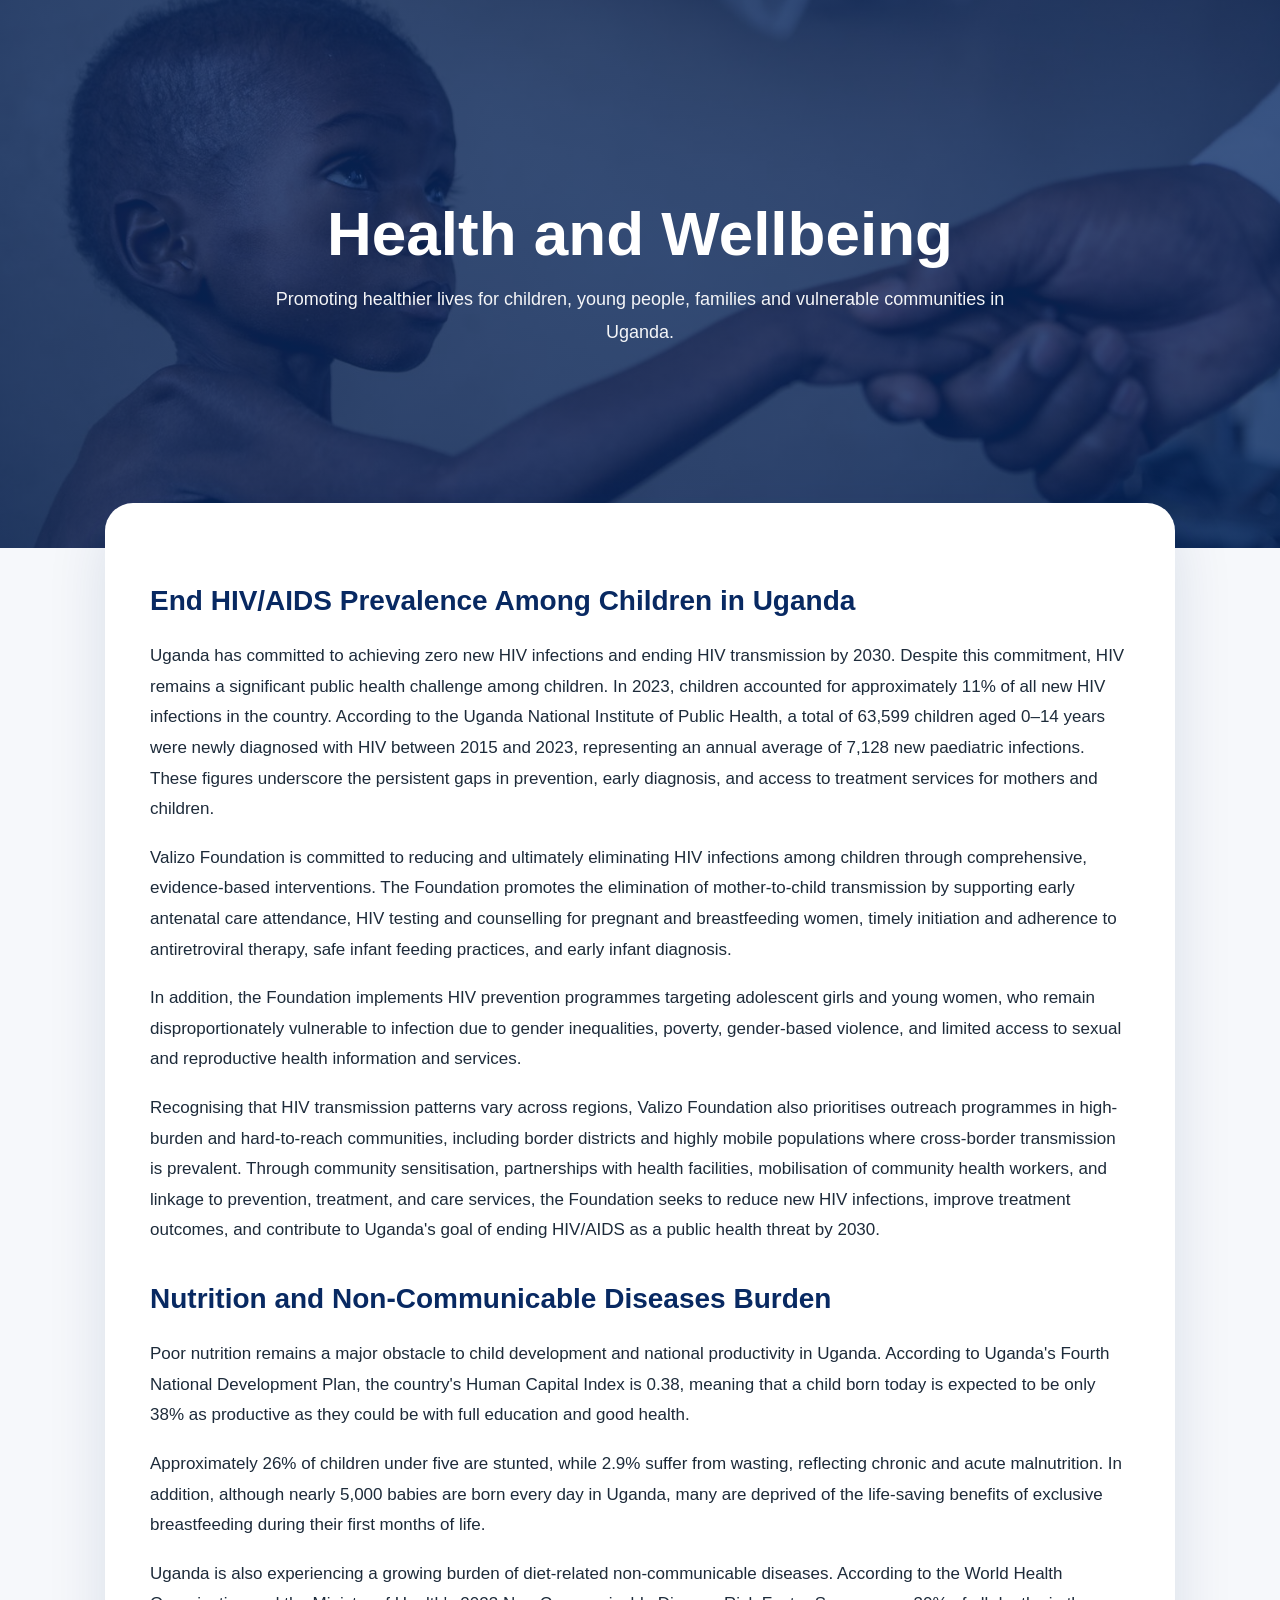
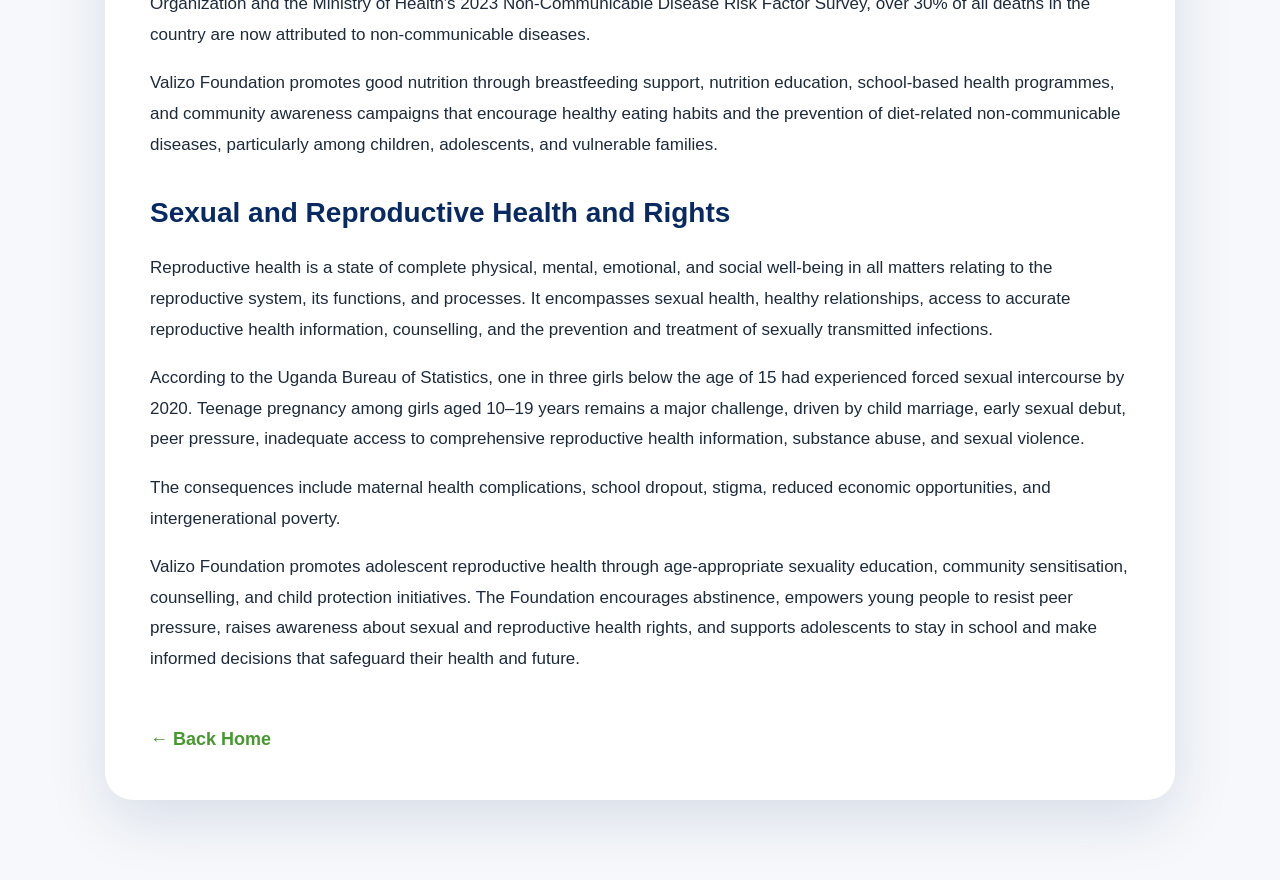
<file: health-andwellbeing.html>
<!DOCTYPE html>
<html lang="en">
<head>
  <meta charset="UTF-8" />
   <meta property="og:title" content="Valizo Foundation">
  <meta property="og:description" content="Valizo Foundation supports vulnerable children and young people in hard-to-reach communities by providing assistance in health, education, protection and livelihood support.">
  <meta property="og:image" content="https://www.valizo.org/assets/children22.jpg"> 
  <meta property="og:url" content="https://www.valizo.org/">
  <meta property="og:type" content="website"> 
  <meta name="viewport" content="width=device-width, initial-scale=1.0" />
  <title>Health and Wellbeing | Valizo Foundation</title>

  <style>
    :root{
      --blue:#082962;
      --green:#46982f;
      --gold:#edaa04;
      --text:#1d2b3a;
      --soft:#f6f8fb;
    }

    body{
      margin:0;
      font-family: Arial, sans-serif;
      color:var(--text);
      background:var(--soft);
      line-height:1.8;
    }

    .hero{
      background:linear-gradient(rgba(8,41,98,.78),rgba(8,41,98,.78)), url("assets/children31.jpg") center/cover;
      color:white;
      padding:200px 7%;
      text-align:center;
    }

    .hero h1{
      font-size:clamp(34px,5vw,62px);
      margin:0 0 15px;
      line-height:1.1;
    }

    .hero p{
      max-width:780px;
      margin:auto;
      font-size:18px;
      opacity:.95;
    }

    .articleWrap{
      max-width:980px;
      margin:-45px auto 80px;
      background:white;
      padding:45px;
      border-radius:28px;
      box-shadow:0 20px 60px rgba(8,41,98,.12);
    }

    .tag{
      display:inline-block;
      background:rgba(70,152,47,.12);
      color:var(--green);
      padding:8px 16px;
      border-radius:50px;
      font-weight:700;
      margin-bottom:18px;
    }

    h2{
      color:var(--blue);
      margin-top:35px;
      line-height:1.25;
      font-size:28px;
    }

    p{
      font-size:17px;
      margin-bottom:18px;
    }

    .back{
      display:inline-block;
      margin-top:30px;
      color:var(--green);
      font-weight:800;
      text-decoration:none;
      font-size:18px;
    }

    @media(max-width:700px){
      .hero{
        padding:70px 22px;
      }

      .articleWrap{
        margin:-30px 16px 50px;
        padding:28px 22px;
        border-radius:22px;
      }

      p{
        font-size:16px;
      }
    }
  </style>
</head>

<body>

  <section class="hero">
    <h1>Health and Wellbeing</h1>
    <p>Promoting healthier lives for children, young people, families and vulnerable communities in Uganda.</p>
  </section>

  <main class="articleWrap">

    <h2>End HIV/AIDS Prevalence Among Children in Uganda</h2>

    <p>Uganda has committed to achieving zero new HIV infections and ending HIV transmission by 2030. Despite this commitment, HIV remains a significant public health challenge among children. In 2023, children accounted for approximately 11% of all new HIV infections in the country. According to the Uganda National Institute of Public Health, a total of 63,599 children aged 0–14 years were newly diagnosed with HIV between 2015 and 2023, representing an annual average of 7,128 new paediatric infections. These figures underscore the persistent gaps in prevention, early diagnosis, and access to treatment services for mothers and children.</p>

    <p>Valizo Foundation is committed to reducing and ultimately eliminating HIV infections among children through comprehensive, evidence-based interventions. The Foundation promotes the elimination of mother-to-child transmission by supporting early antenatal care attendance, HIV testing and counselling for pregnant and breastfeeding women, timely initiation and adherence to antiretroviral therapy, safe infant feeding practices, and early infant diagnosis.</p>

    <p>In addition, the Foundation implements HIV prevention programmes targeting adolescent girls and young women, who remain disproportionately vulnerable to infection due to gender inequalities, poverty, gender-based violence, and limited access to sexual and reproductive health information and services.</p>

    <p>Recognising that HIV transmission patterns vary across regions, Valizo Foundation also prioritises outreach programmes in high-burden and hard-to-reach communities, including border districts and highly mobile populations where cross-border transmission is prevalent. Through community sensitisation, partnerships with health facilities, mobilisation of community health workers, and linkage to prevention, treatment, and care services, the Foundation seeks to reduce new HIV infections, improve treatment outcomes, and contribute to Uganda's goal of ending HIV/AIDS as a public health threat by 2030.</p>

    <h2>Nutrition and Non-Communicable Diseases Burden</h2>

    <p>Poor nutrition remains a major obstacle to child development and national productivity in Uganda. According to Uganda's Fourth National Development Plan, the country's Human Capital Index is 0.38, meaning that a child born today is expected to be only 38% as productive as they could be with full education and good health.</p>

    <p>Approximately 26% of children under five are stunted, while 2.9% suffer from wasting, reflecting chronic and acute malnutrition. In addition, although nearly 5,000 babies are born every day in Uganda, many are deprived of the life-saving benefits of exclusive breastfeeding during their first months of life.</p>

    <p>Uganda is also experiencing a growing burden of diet-related non-communicable diseases. According to the World Health Organization and the Ministry of Health's 2023 Non-Communicable Disease Risk Factor Survey, over 30% of all deaths in the country are now attributed to non-communicable diseases.</p>

    <p>Valizo Foundation promotes good nutrition through breastfeeding support, nutrition education, school-based health programmes, and community awareness campaigns that encourage healthy eating habits and the prevention of diet-related non-communicable diseases, particularly among children, adolescents, and vulnerable families.</p>

    <h2>Sexual and Reproductive Health and Rights</h2>

    <p>Reproductive health is a state of complete physical, mental, emotional, and social well-being in all matters relating to the reproductive system, its functions, and processes. It encompasses sexual health, healthy relationships, access to accurate reproductive health information, counselling, and the prevention and treatment of sexually transmitted infections.</p>

    <p>According to the Uganda Bureau of Statistics, one in three girls below the age of 15 had experienced forced sexual intercourse by 2020. Teenage pregnancy among girls aged 10–19 years remains a major challenge, driven by child marriage, early sexual debut, peer pressure, inadequate access to comprehensive reproductive health information, substance abuse, and sexual violence.</p>

    <p>The consequences include maternal health complications, school dropout, stigma, reduced economic opportunities, and intergenerational poverty.</p>

    <p>Valizo Foundation promotes adolescent reproductive health through age-appropriate sexuality education, community sensitisation, counselling, and child protection initiatives. The Foundation encourages abstinence, empowers young people to resist peer pressure, raises awareness about sexual and reproductive health rights, and supports adolescents to stay in school and make informed decisions that safeguard their health and future.</p>

    <a href="index.html#programs" class="back">← Back Home</a>
  </main>

</body>
</html>
</file>
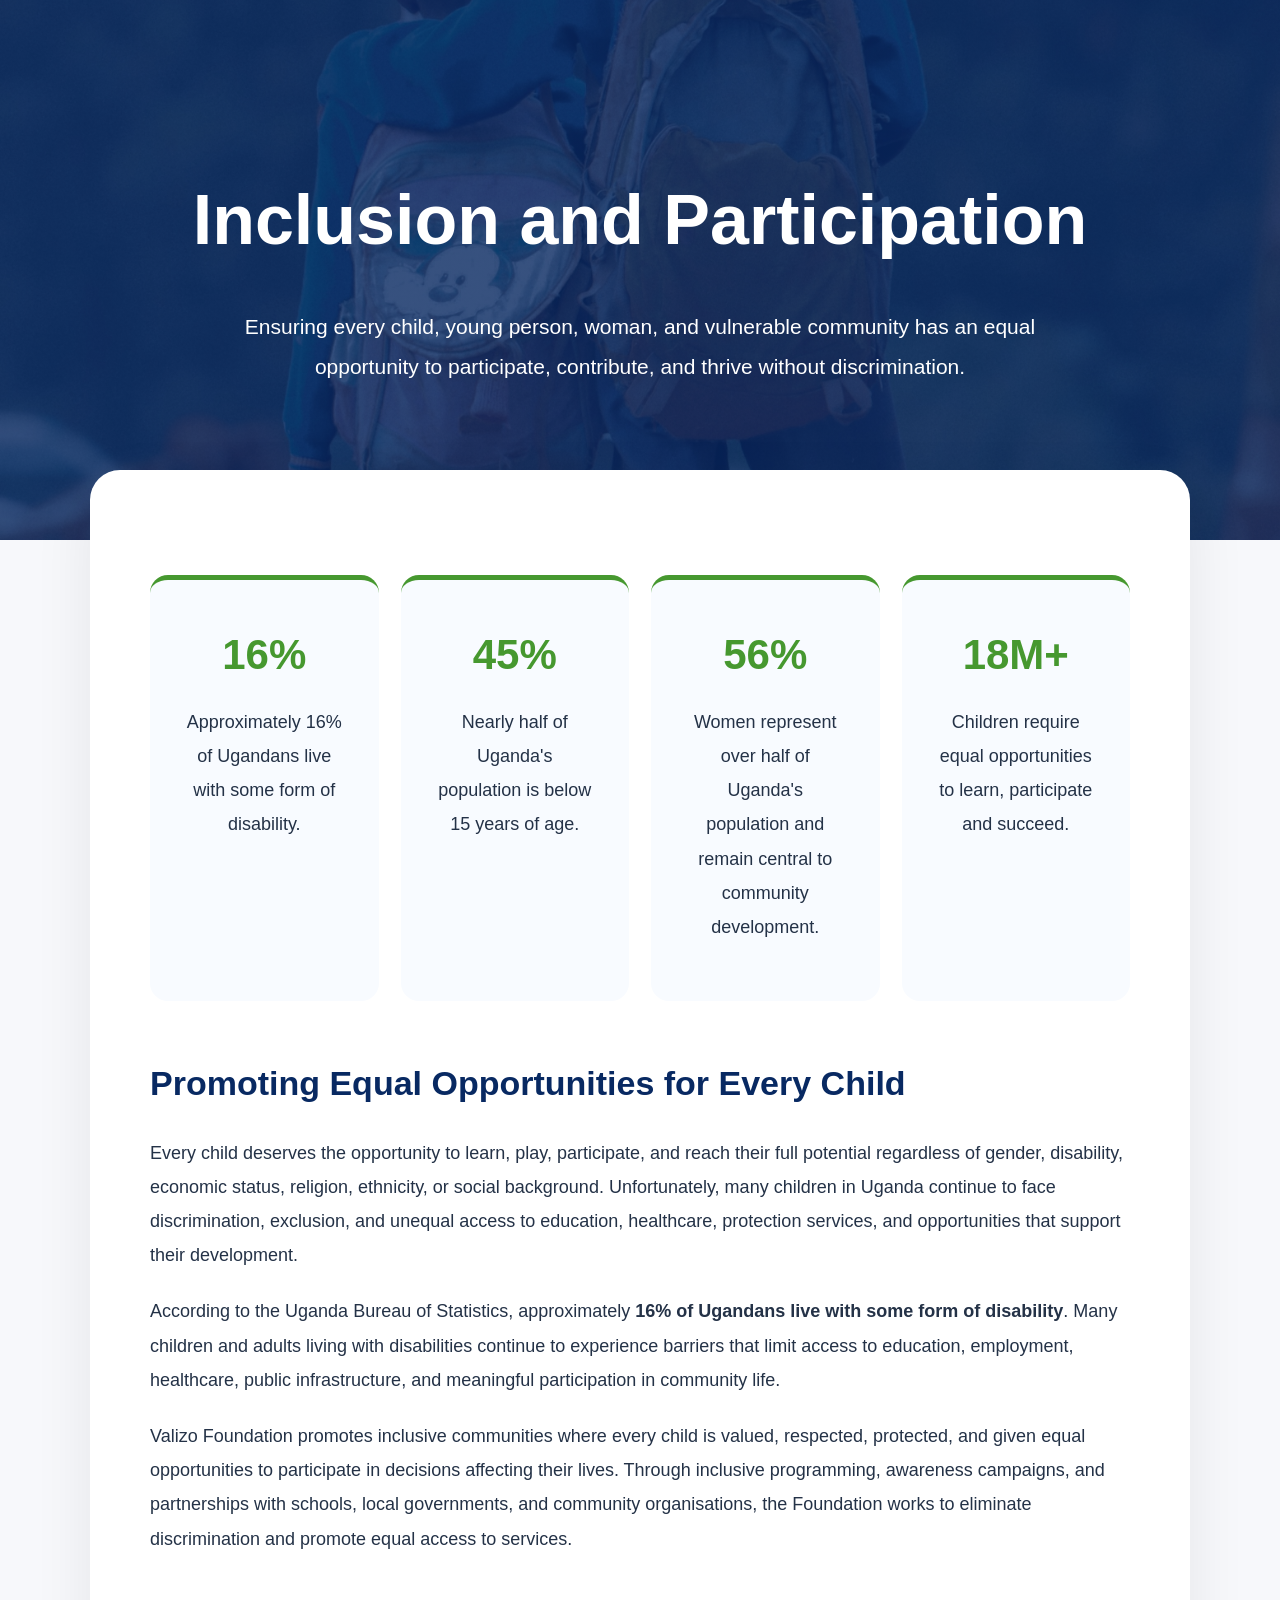
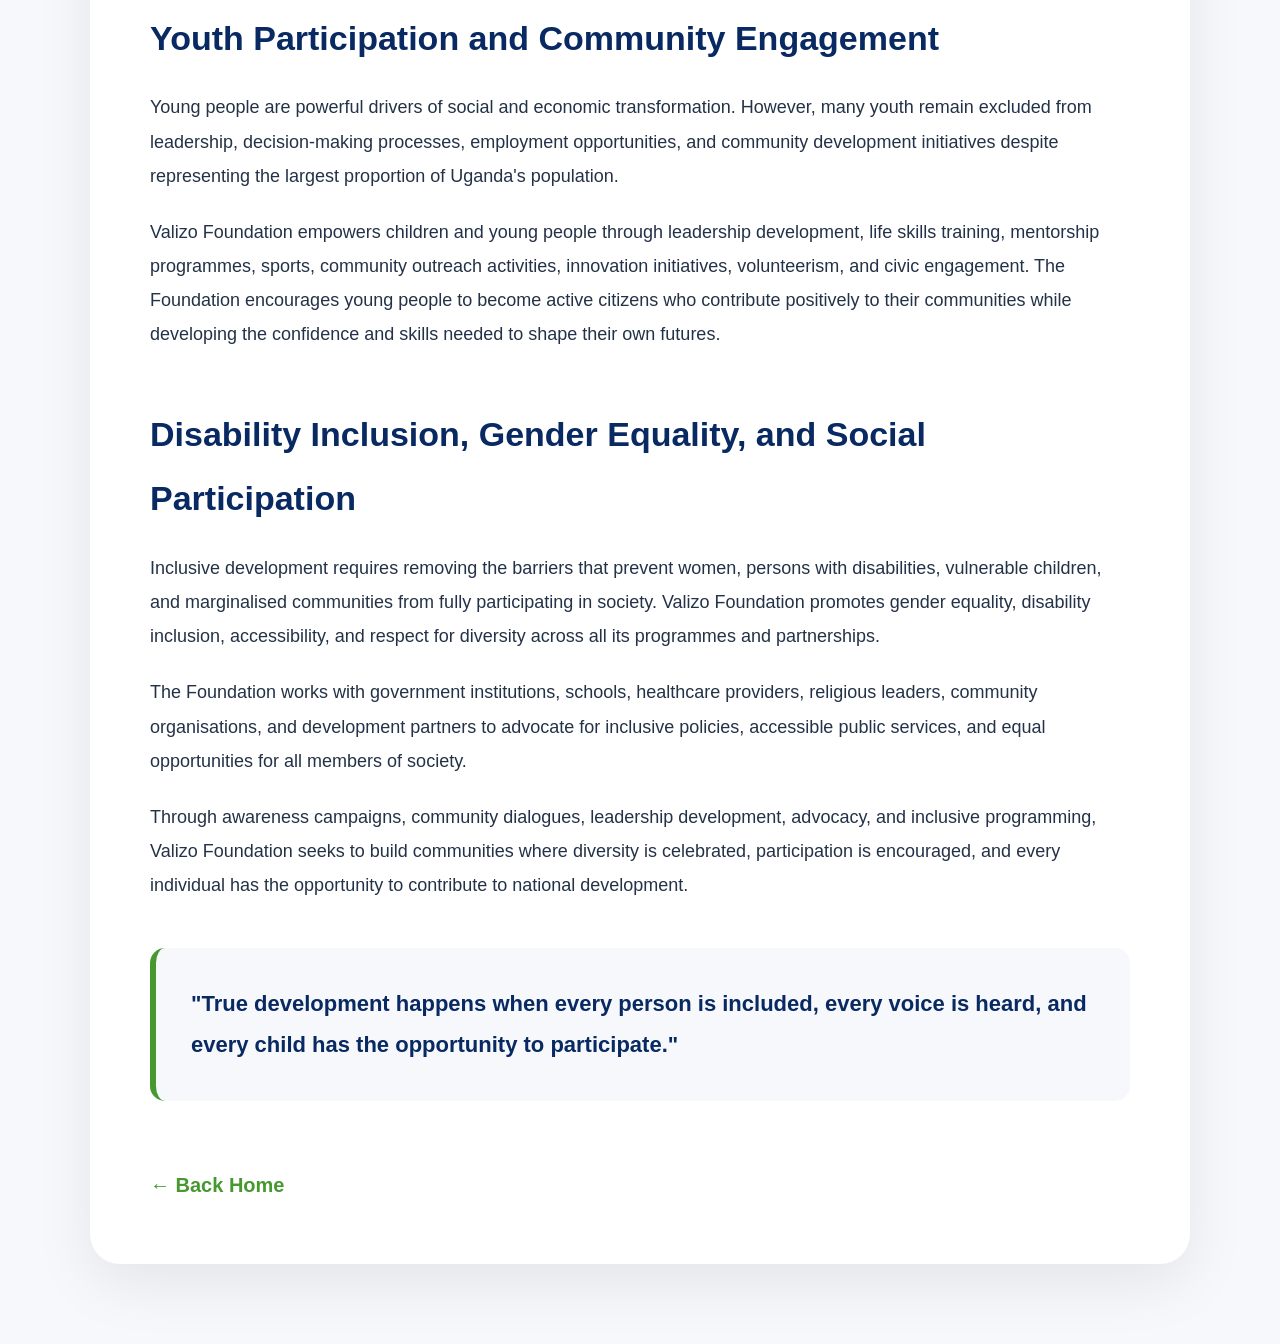
<file: inclusion-participation.html>
<!DOCTYPE html>
<html lang="en">

<head>

<meta charset="UTF-8">
 <meta property="og:title" content="Valizo Foundation">
  <meta property="og:description" content="Valizo Foundation supports vulnerable children and young people in hard-to-reach communities by providing assistance in health, education, protection and livelihood support.">
  <meta property="og:image" content="https://www.valizo.org/assets/children22.jpg"> 
  <meta property="og:url" content="https://www.valizo.org/">
  <meta property="og:type" content="website"> 
<meta name="viewport" content="width=device-width, initial-scale=1.0">

<title>Inclusion and Participation | Valizo Foundation</title>

<style>

:root{
--blue:#082962;
--green:#46982f;
--gold:#edaa04;
--light:#f7f8fb;
--text:#243247;
}

*{
margin:0;
padding:0;
box-sizing:border-box;
}

body{
font-family:Arial,Helvetica,sans-serif;
background:var(--light);
color:var(--text);
line-height:1.9;
}

.hero{
height:60vh;
min-height:450px;
background:
linear-gradient(rgba(8,41,98,.80),rgba(8,41,98,.80)),
url("assets/children8.jpg") center/cover;
display:flex;
justify-content:center;
align-items:center;
text-align:center;
padding:20px;
color:white;
}

.hero h1{
font-size:clamp(42px,6vw,70px);
margin-bottom:20px;
}

.hero p{
font-size:21px;
max-width:850px;
margin:auto;
}

.article{

max-width:1100px;
margin:-70px auto 80px;
background:white;
padding:60px;
border-radius:30px;
box-shadow:0 20px 60px rgba(0,0,0,.08);

}

.label{

display:inline-block;
padding:10px 18px;
background:#edf7ea;
border-radius:40px;
color:var(--green);
font-weight:bold;
margin-bottom:30px;

}

.stats{

display:grid;
grid-template-columns:repeat(auto-fit,minmax(220px,1fr));
gap:22px;
margin:45px 0;

}

.stat{

background:#f8fbff;
padding:35px;
border-top:5px solid var(--green);
border-radius:18px;
text-align:center;

}

.stat h3{

font-size:42px;
color:var(--green);
margin-bottom:10px;

}

.stat p{

margin:0;
font-size:17px;

}

.article h2{

font-size:34px;
color:var(--blue);
margin:50px 0 20px;

}

.article p{

font-size:18px;
margin-bottom:22px;

}

.quote{

background:#f6f8fb;
padding:35px;
border-left:6px solid var(--green);
border-radius:15px;
margin:45px 0;

}

.quote p{

font-size:22px;
font-weight:600;
color:var(--blue);
margin:0;

}

.back{

display:inline-block;
margin-top:20px;
font-size:20px;
font-weight:bold;
color:var(--green);
text-decoration:none;

}

@media(max-width:768px){

.hero{

min-height:360px;

}

.hero h1{

font-size:42px;

}

.hero p{

font-size:17px;

}

.article{

margin:-35px 15px 60px;
padding:30px;

}

.article h2{

font-size:28px;

}

.article p{

font-size:17px;

}

}

</style>

</head>

<body>

<section class="hero">

<div>

<h1>Inclusion and Participation</h1>

<p>
Ensuring every child, young person, woman, and vulnerable community has an equal opportunity to participate, contribute, and thrive without discrimination.
</p>

</div>

</section>

<div class="article">

<div class="stats">

<div class="stat">
<h3>16%</h3>
<p>Approximately 16% of Ugandans live with some form of disability.</p>
</div>

<div class="stat">
<h3>45%</h3>
<p>Nearly half of Uganda's population is below 15 years of age.</p>
</div>

<div class="stat">
<h3>56%</h3>
<p>Women represent over half of Uganda's population and remain central to community development.</p>
</div>

<div class="stat">
<h3>18M+</h3>
<p>Children require equal opportunities to learn, participate and succeed.</p>
</div>

</div>

<h2>Promoting Equal Opportunities for Every Child</h2>

<p>
Every child deserves the opportunity to learn, play, participate, and reach their full potential regardless of gender, disability, economic status, religion, ethnicity, or social background. Unfortunately, many children in Uganda continue to face discrimination, exclusion, and unequal access to education, healthcare, protection services, and opportunities that support their development.
</p>

<p>
According to the Uganda Bureau of Statistics, approximately <strong>16% of Ugandans live with some form of disability</strong>. Many children and adults living with disabilities continue to experience barriers that limit access to education, employment, healthcare, public infrastructure, and meaningful participation in community life.
</p>

<p>
Valizo Foundation promotes inclusive communities where every child is valued, respected, protected, and given equal opportunities to participate in decisions affecting their lives. Through inclusive programming, awareness campaigns, and partnerships with schools, local governments, and community organisations, the Foundation works to eliminate discrimination and promote equal access to services.
</p>

<h2>Youth Participation and Community Engagement</h2>

<p>
Young people are powerful drivers of social and economic transformation. However, many youth remain excluded from leadership, decision-making processes, employment opportunities, and community development initiatives despite representing the largest proportion of Uganda's population.
</p>

<p>
Valizo Foundation empowers children and young people through leadership development, life skills training, mentorship programmes, sports, community outreach activities, innovation initiatives, volunteerism, and civic engagement. The Foundation encourages young people to become active citizens who contribute positively to their communities while developing the confidence and skills needed to shape their own futures.
</p>

<h2>Disability Inclusion, Gender Equality, and Social Participation</h2>

<p>
Inclusive development requires removing the barriers that prevent women, persons with disabilities, vulnerable children, and marginalised communities from fully participating in society. Valizo Foundation promotes gender equality, disability inclusion, accessibility, and respect for diversity across all its programmes and partnerships.
</p>

<p>
The Foundation works with government institutions, schools, healthcare providers, religious leaders, community organisations, and development partners to advocate for inclusive policies, accessible public services, and equal opportunities for all members of society.
</p>

<p>
Through awareness campaigns, community dialogues, leadership development, advocacy, and inclusive programming, Valizo Foundation seeks to build communities where diversity is celebrated, participation is encouraged, and every individual has the opportunity to contribute to national development.
</p>

<div class="quote">

<p>

"True development happens when every person is included, every voice is heard, and every child has the opportunity to participate."

</p>

</div>

<a href="index.html#programs" class="back">

← Back Home

</a>

</div>

</body>

</html>
</file>
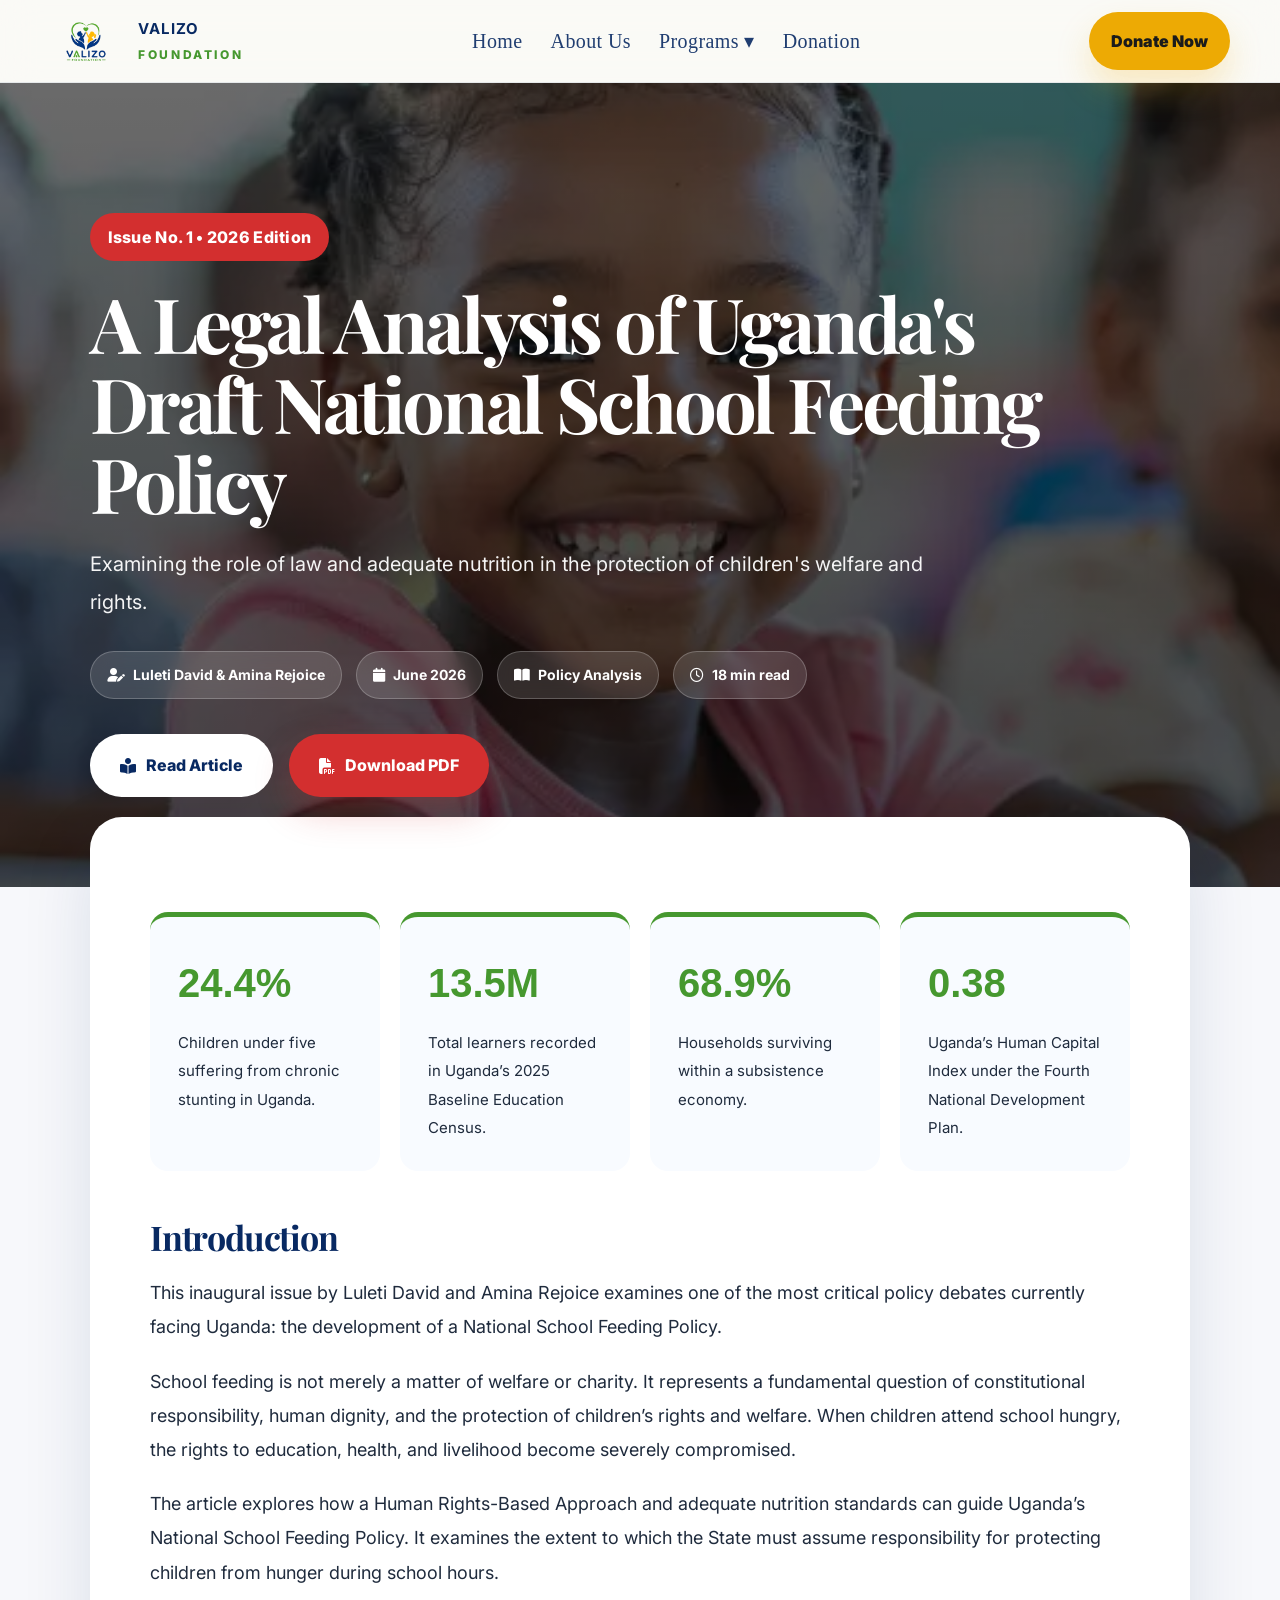
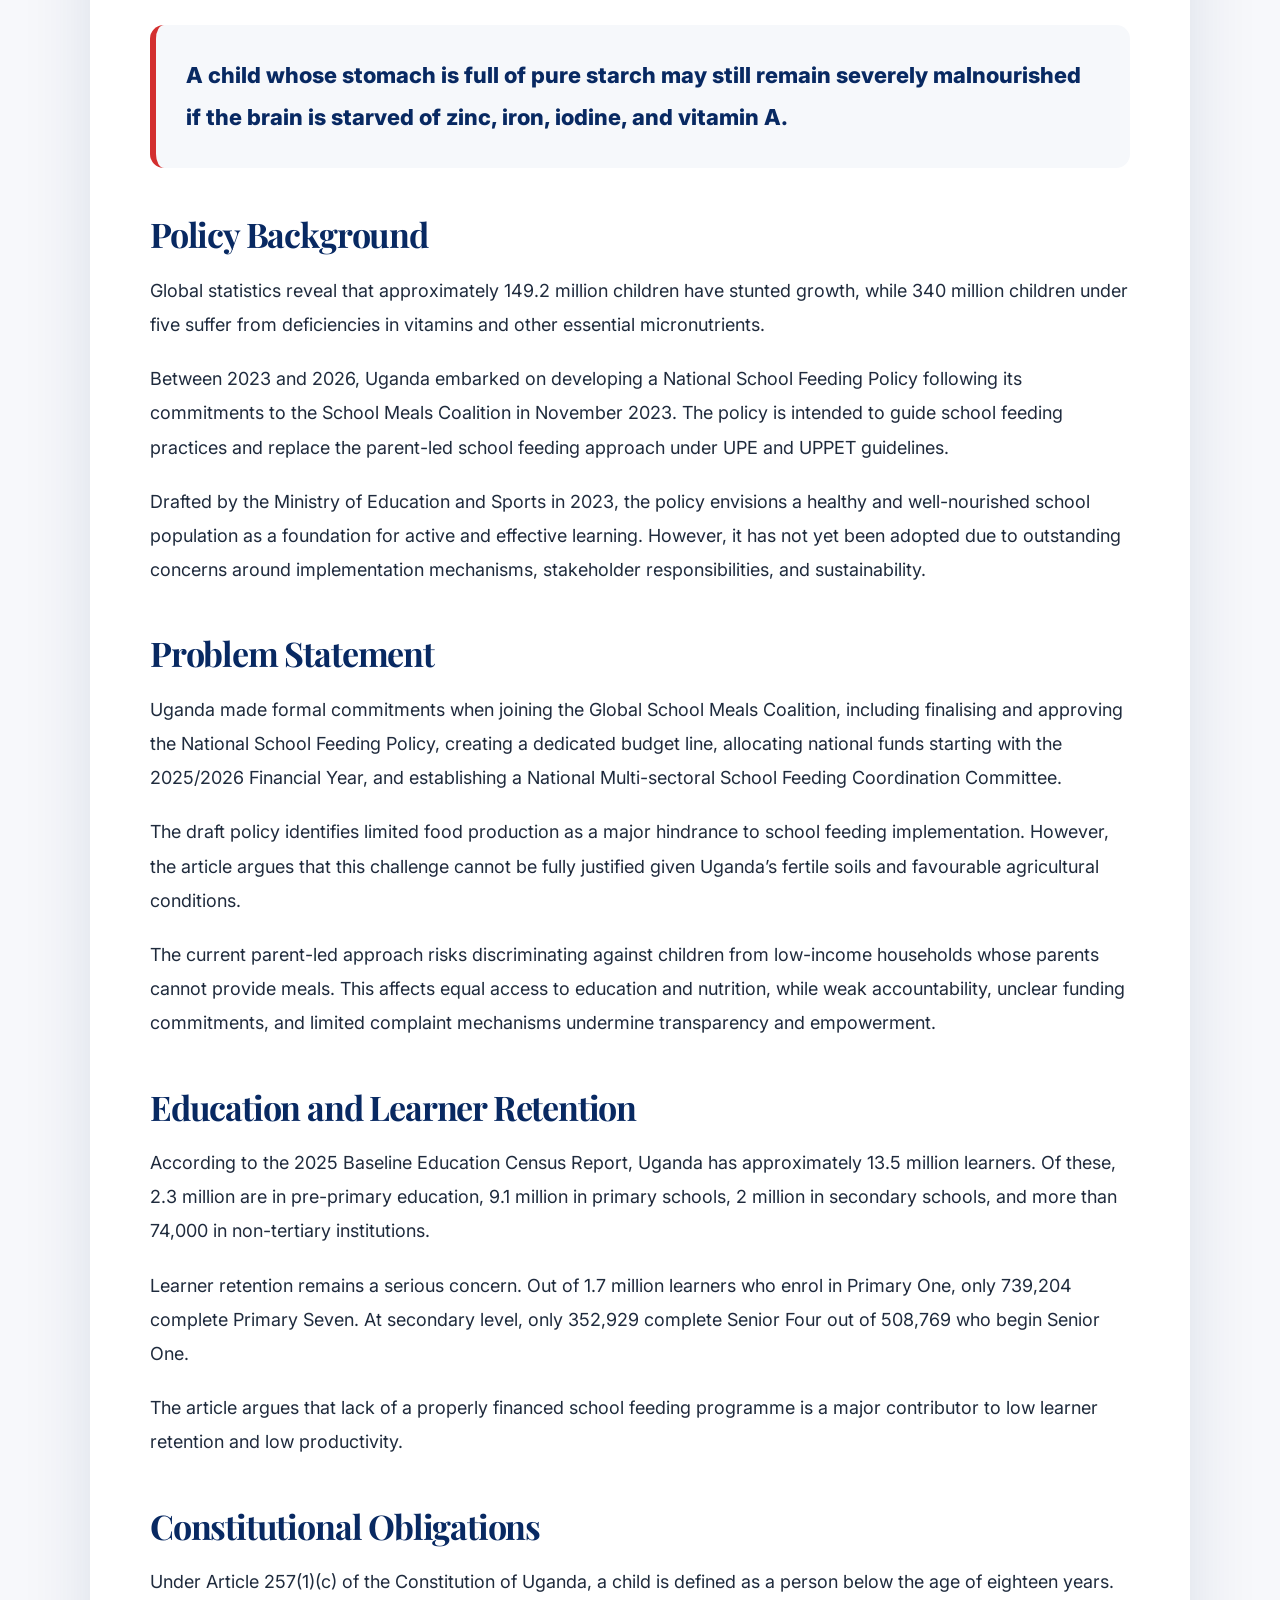
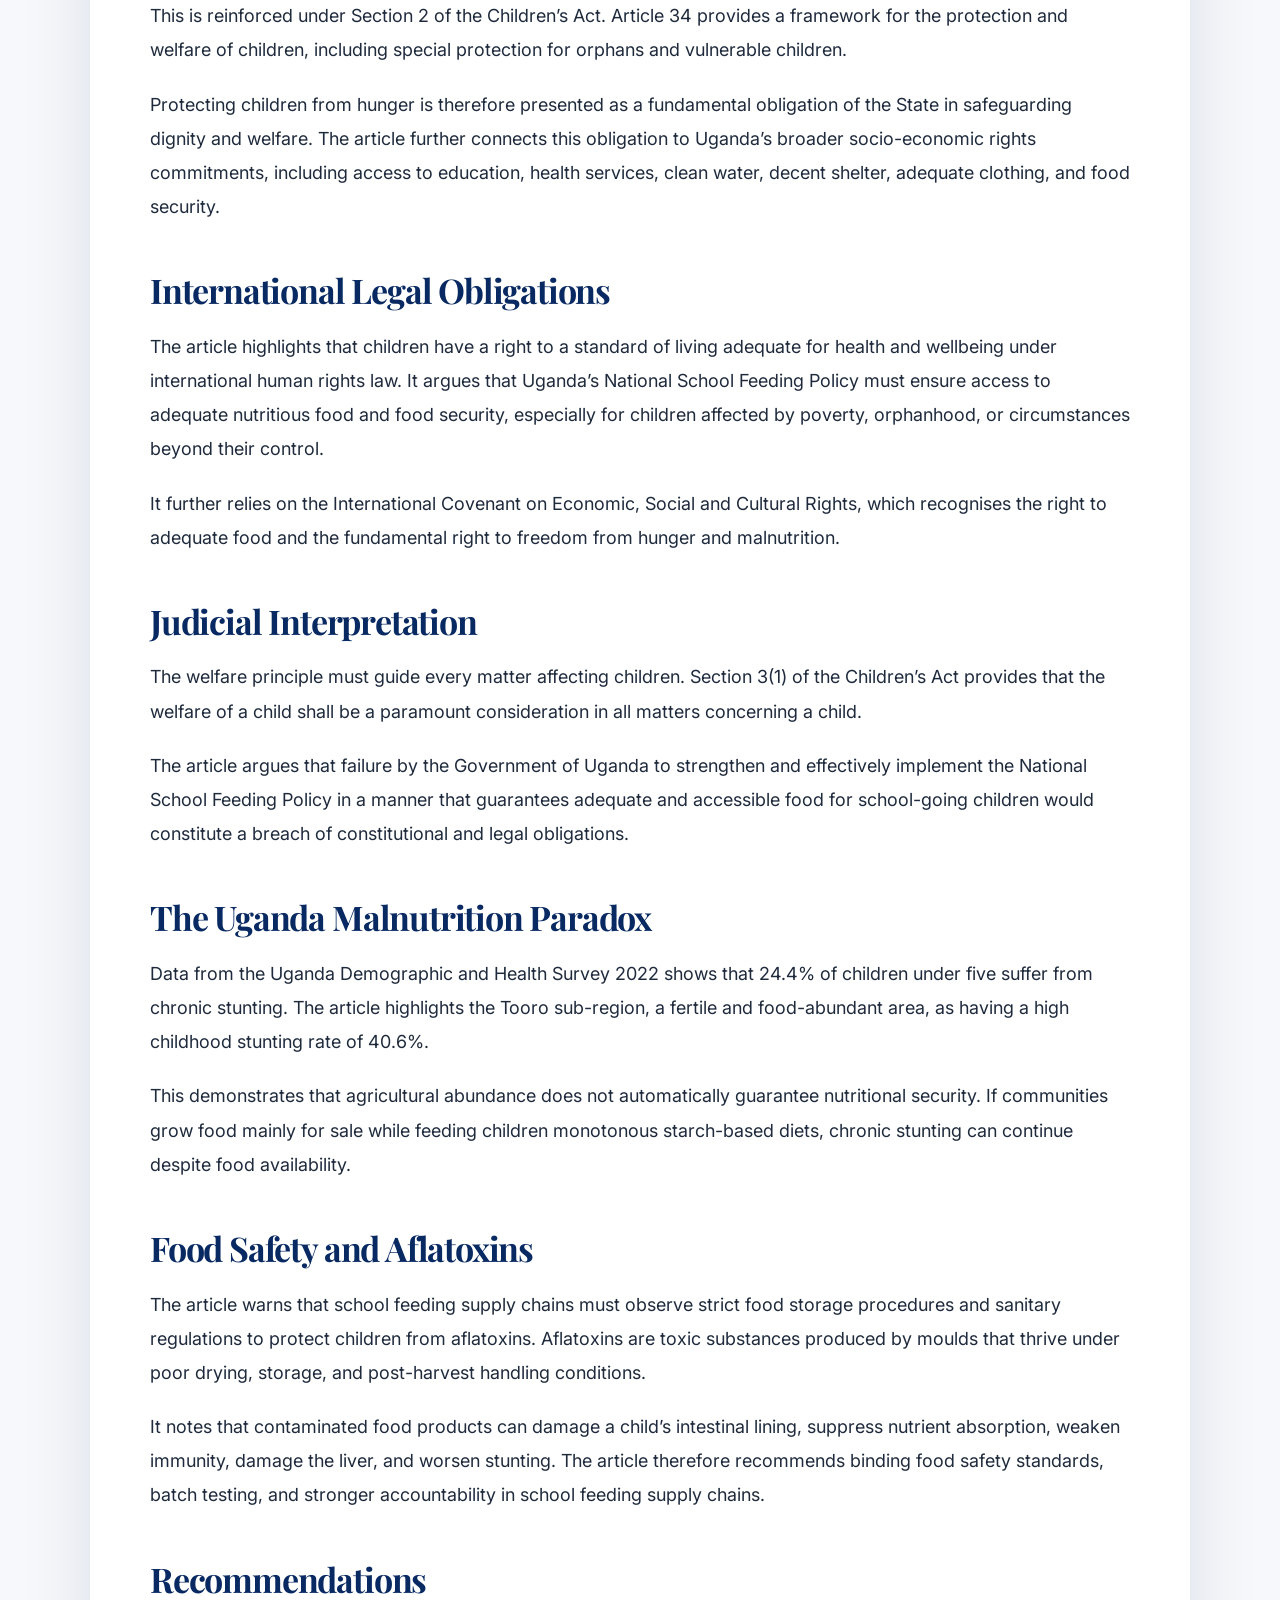
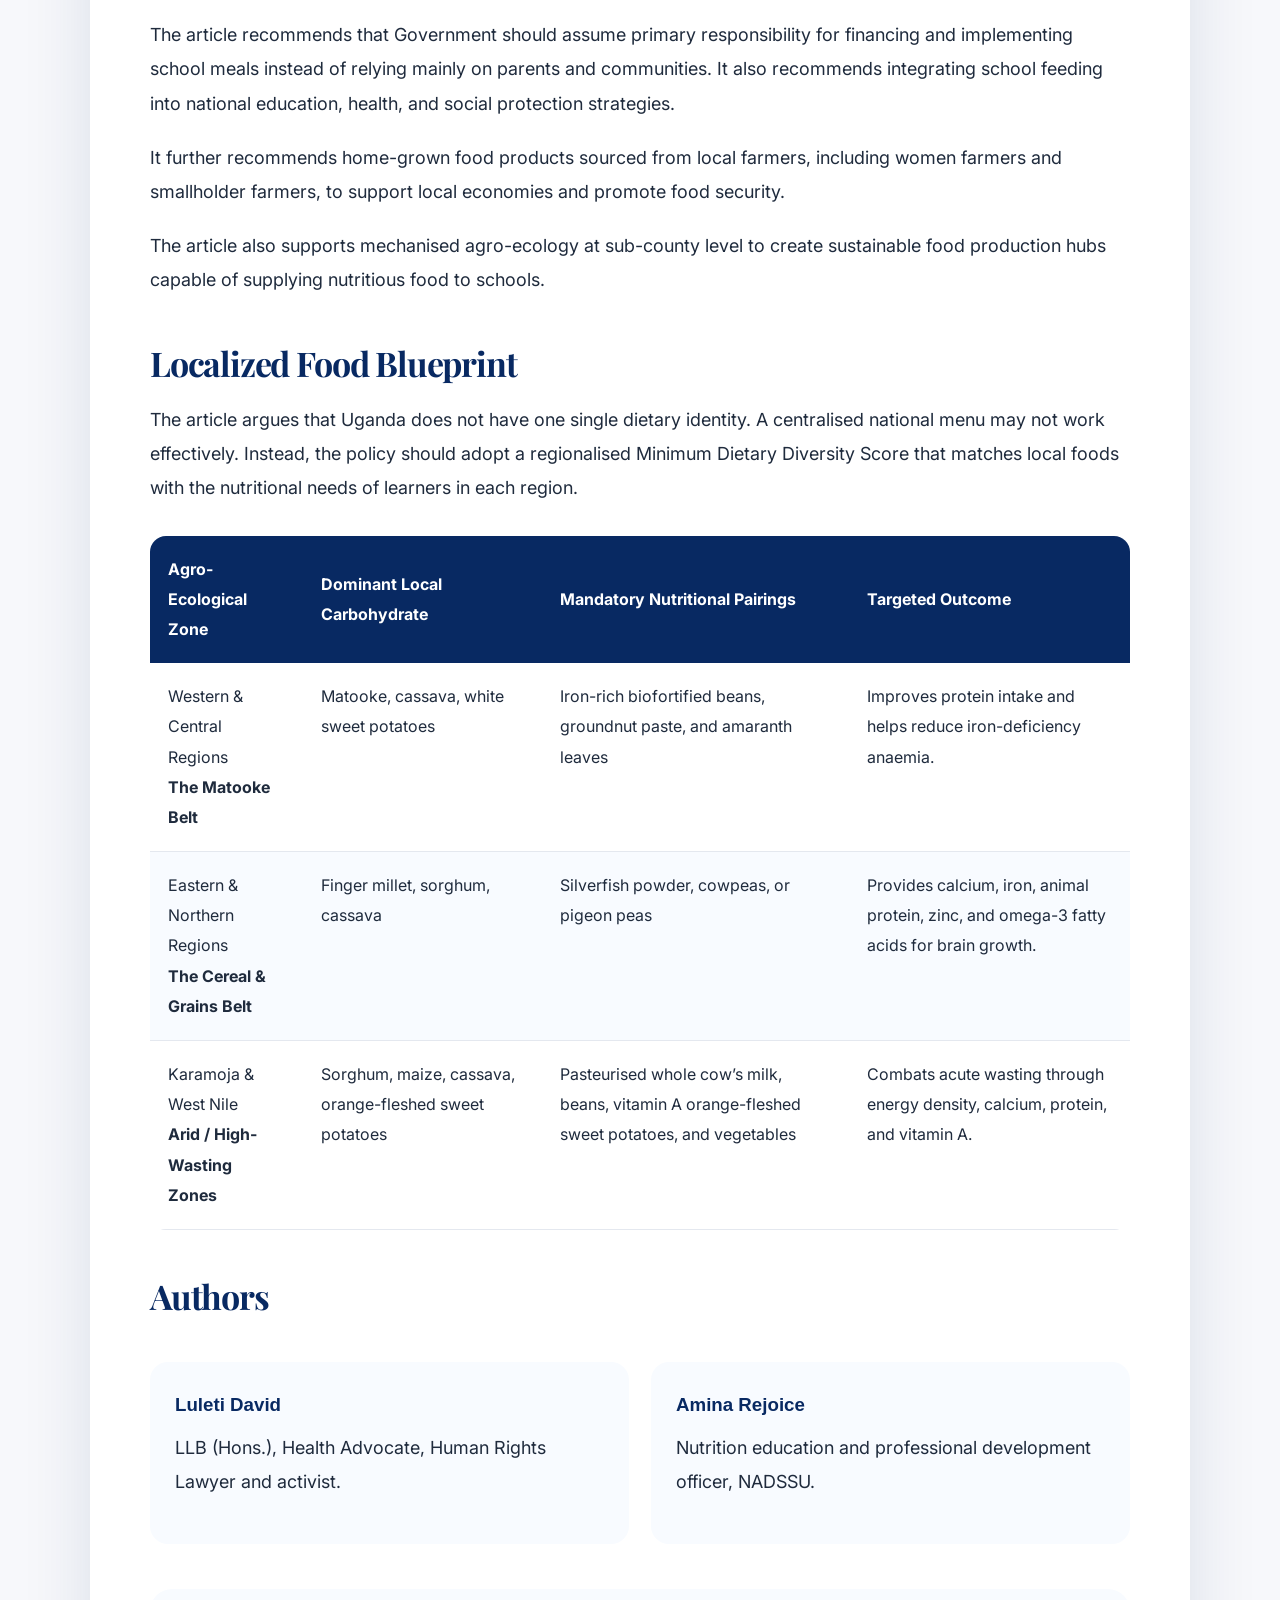
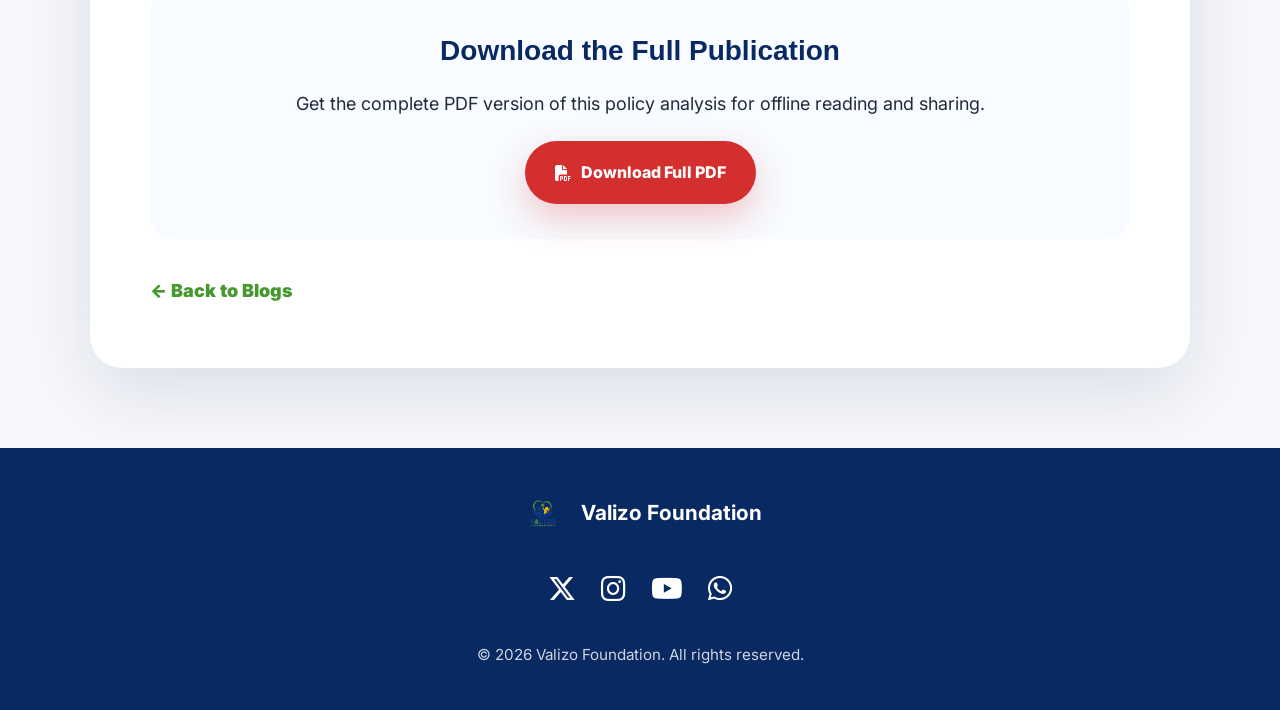
<file: school-feeding-policy.html>
<!DOCTYPE html>
<html lang="en">
<head>
<meta charset="UTF-8">
 <meta property="og:title" content="Valizo Foundation">
  <meta property="og:description" content="Valizo Foundation supports vulnerable children and young people in hard-to-reach communities by providing assistance in health, education, protection and livelihood support.">
  <meta property="og:image" content="https://www.valizo.org/assets/children22.jpg"> 
  <meta property="og:url" content="https://www.valizo.org/">
  <meta property="og:type" content="website"> 
<meta name="viewport" content="width=device-width, initial-scale=1.0">

<title>A Legal Analysis of Uganda's Draft National School Feeding Policy | Valizo Foundation</title>

<link rel="preconnect" href="https://fonts.googleapis.com">
<link rel="preconnect" href="https://fonts.gstatic.com" crossorigin>
<link rel="stylesheet" href="https://cdnjs.cloudflare.com/ajax/libs/font-awesome/6.5.2/css/all.min.css">
<link href="https://fonts.googleapis.com/css2?family=Inter:wght@400;500;600;700;800;900&family=Playfair+Display:wght@700;800&display=swap" rel="stylesheet">

<link rel="stylesheet" href="css/style.css">
<link rel="stylesheet" href="css/responsive.css">

<style>
:root{
  --blue:#082962;
  --green:#46982f;
  --gold:#edaa04;
  --red:#d32f2f;
  --text:#1f2b3d;
  --soft:#f7f8fb;
  --line:#e4e8ef;
}

body{
  margin:0;
  font-family:Inter, sans-serif;
  background:var(--soft);
  color:var(--text);
  line-height:1.9;
}

.articleHero{
  min-height:72vh;
  background:
  linear-gradient(rgba(0,0,0,.58),rgba(0,0,0,.72)),
  url("assets/children19.jpg") center/cover no-repeat;
  display:flex;
  align-items:center;
  color:white;
  padding:130px 7% 90px;
}

.articleHeroInner{
  max-width:1050px;
}

.articleTag{
  display:inline-block;
  background:var(--red);
  color:white;
  padding:9px 18px;
  border-radius:50px;
  font-weight:800;
  margin-bottom:22px;
  letter-spacing:.3px;
}

.articleHero h1{
  font-family:"Playfair Display", serif;
  font-size:clamp(38px,6vw,76px);
  line-height:1.05;
  margin:0 0 22px;
}

.articleSubtitle{
  max-width:850px;
  font-size:20px;
  opacity:.95;
  margin:0;
}

.articleMeta{
  display:flex;
  flex-wrap:wrap;
  gap:14px;
  margin:30px 0 35px;
}

.articleMeta span{
  display:inline-flex;
  align-items:center;
  gap:8px;
  background:rgba(255,255,255,.13);
  border:1px solid rgba(255,255,255,.22);
  backdrop-filter:blur(10px);
  padding:10px 16px;
  border-radius:50px;
  font-weight:700;
  font-size:14px;
}

.articleActions{
  display:flex;
  flex-wrap:wrap;
  gap:16px;
}

.readBtn,
.downloadBtn{
  display:inline-flex;
  align-items:center;
  gap:10px;
  padding:16px 30px;
  text-decoration:none;
  font-weight:800;
  font-size:16px;
  border-radius:60px;
  transition:.3s;
}

.readBtn{
  background:white;
  color:var(--blue);
}

.downloadBtn{
  background:var(--red);
  color:white;
  box-shadow:0 15px 35px rgba(211,47,47,.25);
}

.readBtn:hover,
.downloadBtn:hover{
  transform:translateY(-3px);
}

.downloadBtn:hover{
  background:#b71c1c;
}

.articleWrap{
  max-width:1100px;
  margin:-70px auto 80px;
  background:white;
  padding:60px;
  border-radius:32px;
  box-shadow:0 25px 70px rgba(8,41,98,.12);
}

.articleWrap h2{
  color:var(--blue);
  font-size:34px;
  margin:45px 0 18px;
  line-height:1.25;
}

.articleWrap p{
  font-size:18px;
  margin-bottom:20px;
}

.statsGrid{
  display:grid;
  grid-template-columns:repeat(auto-fit,minmax(210px,1fr));
  gap:20px;
  margin:35px 0;
}

.statCard{
  background:#f8fbff;
  border-top:5px solid var(--green);
  border-radius:18px;
  padding:28px;
}

.statCard h3{
  color:var(--green);
  font-size:40px;
  margin:0 0 8px;
}

.statCard p{
  font-size:15px;
  margin:0;
}

.quoteBox{
  background:#f6f8fb;
  border-left:6px solid var(--red);
  padding:30px;
  border-radius:14px;
  margin:35px 0;
}

.quoteBox p{
  color:var(--blue);
  font-size:22px;
  font-weight:800;
  margin:0;
}

.foodTable{
  width:100%;
  border-collapse:collapse;
  margin:30px 0;
  overflow:hidden;
  border-radius:16px;
}

.foodTable th{
  background:var(--blue);
  color:white;
  padding:18px;
  text-align:left;
}

.foodTable td{
  padding:18px;
  border-bottom:1px solid var(--line);
  vertical-align:top;
}

.foodTable tr:nth-child(even){
  background:#f8fbff;
}

.authorBox{
  display:grid;
  grid-template-columns:repeat(auto-fit,minmax(250px,1fr));
  gap:22px;
  margin-top:45px;
}

.author{
  background:#f8fbff;
  border-radius:18px;
  padding:25px;
}

.author h3{
  color:var(--blue);
  margin-bottom:8px;
}

.bottomDownload{
  background:#f8fbff;
  border-radius:22px;
  padding:35px;
  text-align:center;
  margin-top:45px;
}

.bottomDownload h3{
  color:var(--blue);
  font-size:28px;
  margin-bottom:10px;
}

.backBtn{
  display:inline-block;
  margin-top:35px;
  color:var(--green);
  font-weight:900;
  text-decoration:none;
  font-size:18px;
}

@media(max-width:768px){
  .articleHero{
    padding:110px 22px 80px;
  }

  .articleSubtitle{
    font-size:17px;
  }

  .articleMeta span{
    font-size:13px;
  }

  .readBtn,
  .downloadBtn{
    width:100%;
    justify-content:center;
  }

  .articleWrap{
    margin:-40px 15px 60px;
    padding:28px 22px;
  }

  .articleWrap h2{
    font-size:27px;
  }

  .articleWrap p{
    font-size:16px;
  }

  .foodTable{
    display:block;
    overflow-x:auto;
  }
}
</style>
</head>

<body>

<header class="topbar">
  <nav class="nav">
    <a class="brand" href="index.html">
      <img src="assets/valizo_logo.png" alt="Valizo Foundation">
      <span class="brandText">
        <strong>Valizo</strong>
        <span>Foundation</span>
      </span>
    </a>

    <div class="links">
      <a href="index.html">Home</a>
      <a href="about.html">About Us</a>

      <div class="dropdown">
        <a href="#">Programs ▾</a>
        <div class="dropdown-content">
          <a href="projects.html">Projects</a>
          <a href="advocacy.html">Advocacy</a>
          <a href="blogs.html">Blogs</a>
        </div>
      </div>

      <a href="donate.html">Donation</a>
    </div>

    <a class="donateBtn" href="donate.html">Donate Now</a>
  </nav>
</header>

<section class="articleHero">
  <div class="articleHeroInner">

    <span class="articleTag">Issue No. 1 • 2026 Edition</span>  

    <h1 style="color: #ffffff;" >A Legal Analysis of Uganda's Draft National School Feeding Policy</h1>

    <p class="articleSubtitle">
      Examining the role of law and adequate nutrition in the protection of children's welfare and rights.
    </p>

    <div class="articleMeta"> 
      <span><i class="fa-solid fa-user-pen"></i> Luleti David &amp; Amina Rejoice</span>
      <span><i class="fa-solid fa-calendar"></i> June 2026</span>
      <span><i class="fa-solid fa-book-open"></i> Policy Analysis</span>
      <span><i class="fa-regular fa-clock"></i> 18 min read</span>
    </div>

    <div class="articleActions">
      <a href="#articleContent" class="readBtn">
        <i class="fa-solid fa-book-open-reader"></i>
        Read Article
      </a>

      <a href="assets/A_LEGAL_ANALYSIS_OF_UGANDA'S_ DRAFT_NATIONAL_SCHOOL_FEEDING_POLICY_No.1.pdf" download class="downloadBtn">
        <i class="fa-solid fa-file-pdf"></i>
        Download PDF
      </a>
    </div>

  </div>
</section>

<main class="articleWrap" id="articleContent">

  <div class="statsGrid">
    <div class="statCard">
      <h3>24.4%</h3>
      <p>Children under five suffering from chronic stunting in Uganda.</p>
    </div>

    <div class="statCard">
      <h3>13.5M</h3>
      <p>Total learners recorded in Uganda’s 2025 Baseline Education Census.</p>
    </div>

    <div class="statCard">
      <h3>68.9%</h3>
      <p>Households surviving within a subsistence economy.</p>
    </div>

    <div class="statCard">
      <h3>0.38</h3>
      <p>Uganda’s Human Capital Index under the Fourth National Development Plan.</p>
    </div>
  </div>

  <h2>Introduction</h2>

  <p>
    This inaugural issue by Luleti David and Amina Rejoice examines one of the most critical policy debates currently facing Uganda: the development of a National School Feeding Policy.
  </p>

  <p>
    School feeding is not merely a matter of welfare or charity. It represents a fundamental question of constitutional responsibility, human dignity, and the protection of children’s rights and welfare. When children attend school hungry, the rights to education, health, and livelihood become severely compromised.
  </p>

  <p>
    The article explores how a Human Rights-Based Approach and adequate nutrition standards can guide Uganda’s National School Feeding Policy. It examines the extent to which the State must assume responsibility for protecting children from hunger during school hours.
  </p>

  <div class="quoteBox">
    <p>
      A child whose stomach is full of pure starch may still remain severely malnourished if the brain is starved of zinc, iron, iodine, and vitamin A.
    </p>
  </div>

  <h2>Policy Background</h2>

  <p>
    Global statistics reveal that approximately 149.2 million children have stunted growth, while 340 million children under five suffer from deficiencies in vitamins and other essential micronutrients.
  </p>

  <p>
    Between 2023 and 2026, Uganda embarked on developing a National School Feeding Policy following its commitments to the School Meals Coalition in November 2023. The policy is intended to guide school feeding practices and replace the parent-led school feeding approach under UPE and UPPET guidelines.
  </p>

  <p>
    Drafted by the Ministry of Education and Sports in 2023, the policy envisions a healthy and well-nourished school population as a foundation for active and effective learning. However, it has not yet been adopted due to outstanding concerns around implementation mechanisms, stakeholder responsibilities, and sustainability.
  </p>

  <h2>Problem Statement</h2>

  <p>
    Uganda made formal commitments when joining the Global School Meals Coalition, including finalising and approving the National School Feeding Policy, creating a dedicated budget line, allocating national funds starting with the 2025/2026 Financial Year, and establishing a National Multi-sectoral School Feeding Coordination Committee.
  </p>

  <p>
    The draft policy identifies limited food production as a major hindrance to school feeding implementation. However, the article argues that this challenge cannot be fully justified given Uganda’s fertile soils and favourable agricultural conditions.
  </p>

  <p>
    The current parent-led approach risks discriminating against children from low-income households whose parents cannot provide meals. This affects equal access to education and nutrition, while weak accountability, unclear funding commitments, and limited complaint mechanisms undermine transparency and empowerment.
  </p>

  <h2>Education and Learner Retention</h2>

  <p>
    According to the 2025 Baseline Education Census Report, Uganda has approximately 13.5 million learners. Of these, 2.3 million are in pre-primary education, 9.1 million in primary schools, 2 million in secondary schools, and more than 74,000 in non-tertiary institutions.
  </p>

  <p>
    Learner retention remains a serious concern. Out of 1.7 million learners who enrol in Primary One, only 739,204 complete Primary Seven. At secondary level, only 352,929 complete Senior Four out of 508,769 who begin Senior One.
  </p>

  <p>
    The article argues that lack of a properly financed school feeding programme is a major contributor to low learner retention and low productivity.
  </p>

  <h2>Constitutional Obligations</h2>

  <p>
    Under Article 257(1)(c) of the Constitution of Uganda, a child is defined as a person below the age of eighteen years. This is reinforced under Section 2 of the Children’s Act. Article 34 provides a framework for the protection and welfare of children, including special protection for orphans and vulnerable children.
  </p>

  <p>
    Protecting children from hunger is therefore presented as a fundamental obligation of the State in safeguarding dignity and welfare. The article further connects this obligation to Uganda’s broader socio-economic rights commitments, including access to education, health services, clean water, decent shelter, adequate clothing, and food security.
  </p>

  <h2>International Legal Obligations</h2>

  <p>
    The article highlights that children have a right to a standard of living adequate for health and wellbeing under international human rights law. It argues that Uganda’s National School Feeding Policy must ensure access to adequate nutritious food and food security, especially for children affected by poverty, orphanhood, or circumstances beyond their control.
  </p>

  <p>
    It further relies on the International Covenant on Economic, Social and Cultural Rights, which recognises the right to adequate food and the fundamental right to freedom from hunger and malnutrition.
  </p>

  <h2>Judicial Interpretation</h2>

  <p>
    The welfare principle must guide every matter affecting children. Section 3(1) of the Children’s Act provides that the welfare of a child shall be a paramount consideration in all matters concerning a child.
  </p>

  <p>
    The article argues that failure by the Government of Uganda to strengthen and effectively implement the National School Feeding Policy in a manner that guarantees adequate and accessible food for school-going children would constitute a breach of constitutional and legal obligations.
  </p>

  <h2>The Uganda Malnutrition Paradox</h2>

  <p>
    Data from the Uganda Demographic and Health Survey 2022 shows that 24.4% of children under five suffer from chronic stunting. The article highlights the Tooro sub-region, a fertile and food-abundant area, as having a high childhood stunting rate of 40.6%.
  </p>

  <p>
    This demonstrates that agricultural abundance does not automatically guarantee nutritional security. If communities grow food mainly for sale while feeding children monotonous starch-based diets, chronic stunting can continue despite food availability.
  </p>

  <h2>Food Safety and Aflatoxins</h2>

  <p>
    The article warns that school feeding supply chains must observe strict food storage procedures and sanitary regulations to protect children from aflatoxins. Aflatoxins are toxic substances produced by moulds that thrive under poor drying, storage, and post-harvest handling conditions.
  </p>

  <p>
    It notes that contaminated food products can damage a child’s intestinal lining, suppress nutrient absorption, weaken immunity, damage the liver, and worsen stunting. The article therefore recommends binding food safety standards, batch testing, and stronger accountability in school feeding supply chains.
  </p>

  <h2>Recommendations</h2>

  <p>
    The article recommends that Government should assume primary responsibility for financing and implementing school meals instead of relying mainly on parents and communities. It also recommends integrating school feeding into national education, health, and social protection strategies.
  </p>

  <p>
    It further recommends home-grown food products sourced from local farmers, including women farmers and smallholder farmers, to support local economies and promote food security.
  </p>

  <p>
    The article also supports mechanised agro-ecology at sub-county level to create sustainable food production hubs capable of supplying nutritious food to schools.
  </p>

  <h2>Localized Food Blueprint</h2>

  <p>
    The article argues that Uganda does not have one single dietary identity. A centralised national menu may not work effectively. Instead, the policy should adopt a regionalised Minimum Dietary Diversity Score that matches local foods with the nutritional needs of learners in each region.
  </p>

  <table class="foodTable">
    <thead>
      <tr>
        <th>Agro-Ecological Zone</th>
        <th>Dominant Local Carbohydrate</th>
        <th>Mandatory Nutritional Pairings</th>
        <th>Targeted Outcome</th>
      </tr>
    </thead>

    <tbody>
      <tr>
        <td>Western & Central Regions<br><strong>The Matooke Belt</strong></td>
        <td>Matooke, cassava, white sweet potatoes</td>
        <td>Iron-rich biofortified beans, groundnut paste, and amaranth leaves</td>
        <td>Improves protein intake and helps reduce iron-deficiency anaemia.</td>
      </tr>

      <tr>
        <td>Eastern & Northern Regions<br><strong>The Cereal & Grains Belt</strong></td>
        <td>Finger millet, sorghum, cassava</td>
        <td>Silverfish powder, cowpeas, or pigeon peas</td>
        <td>Provides calcium, iron, animal protein, zinc, and omega-3 fatty acids for brain growth.</td>
      </tr>

      <tr>
        <td>Karamoja & West Nile<br><strong>Arid / High-Wasting Zones</strong></td>
        <td>Sorghum, maize, cassava, orange-fleshed sweet potatoes</td>
        <td>Pasteurised whole cow’s milk, beans, vitamin A orange-fleshed sweet potatoes, and vegetables</td>
        <td>Combats acute wasting through energy density, calcium, protein, and vitamin A.</td>
      </tr>
    </tbody>
  </table>

  <h2>Authors</h2>

  <div class="authorBox">
    <div class="author">
      <h3>Luleti David</h3>
      <p>LLB (Hons.), Health Advocate, Human Rights Lawyer and activist.</p>
    </div>

    <div class="author">
      <h3>Amina Rejoice</h3>
      <p>Nutrition education and professional development officer, NADSSU.</p>
    </div>
  </div>

  <div class="bottomDownload">
    <h3>Download the Full Publication</h3>
    <p>Get the complete PDF version of this policy analysis for offline reading and sharing.</p>

    <a href="assets/A_Legal_Analysis_of_Ugandas_Draft_National_School_Feeding_Policy.pdf" download class="downloadBtn">
      <i class="fa-solid fa-file-pdf"></i>
      Download Full PDF
    </a>
  </div>

  <a href="blogs.html" class="backBtn">← Back to Blogs</a>

</main>

<footer class="siteFooter">
  <div class="footerContent">
    <div class="footerLogo">
      <img src="assets/valizo_logo.png" alt="Valizo Foundation logo">
      <span>Valizo Foundation</span>
    </div>

    <div class="socialLinks">
      <a href="https://x.com/ValizoFoundati_" target="_blank"><i class="fa-brands fa-x-twitter"></i></a>
      <a href="https://instagram.com/valizofoundation" target="_blank"><i class="fa-brands fa-instagram"></i></a>
      <a href="https://youtube.com/@valizofoundation" target="_blank"><i class="fa-brands fa-youtube"></i></a>
      <a href="https://wa.me/2567017777769" target="_blank"><i class="fa-brands fa-whatsapp"></i></a>
    </div>

    <p class="copyright">
      © <span id="year"></span> Valizo Foundation. All rights reserved.
    </p>
  </div>
</footer>

<script>
document.getElementById("year").textContent = new Date().getFullYear();
</script>

</body>
</html>
</file>
<file: css/style.css>
:root {
      --green: #46982f;
      --blue: #082962;
      --gold: #edaa04;
      --ink: #0e1e35;
      --muted: #657084;
      --soft: #f7f7f2;
      --cream: #fbfaf5;
      --white: #ffffff;
      --line: rgba(8, 41, 98, 0.12);
      --shadow: 0 24px 70px rgba(8, 41, 98, 0.12);
    }

    * { box-sizing: border-box; margin: 0; padding: 0; }
    html { scroll-behavior: smooth; }
    body {
       font-family: 'Lora', sans-serif;
      color: var(--ink);
      background: var(--cream);
      overflow-x: hidden;
      
    }

    h1,h2,h3,h4,h5,h6 {font-family: 'Cormorant Garamond', sans-serif;}
    a { color: inherit; text-decoration: none; }
    img { max-width: 100%; display: block; 
     font-weight:600;
    letter-spacing:-0.02em;
    
    }
    

    .topbar {
      position: sticky;
      top: 0;
      z-index: 50;
      background: rgba(251, 250, 245, 0.88);
      backdrop-filter: blur(18px);
      border-bottom: 1px solid rgba(8, 41, 98, 0.08);
    }

    .nav {
      width: min(1180px, calc(100% - 36px));
      margin: 0 auto;
      height: 82px;
      display: flex;
      align-items: center;
      justify-content: space-between;
      gap: 24px;
    }

    .brand { display: flex; align-items: center; gap: 12px; }
    .brand img { width: 76px; height: auto; }
    .brandText strong { display: block; color: var(--blue); font-size: 15px; letter-spacing: .08em; text-transform: uppercase; }
    .brandText span { display: block; color: var(--green); font-size: 12px; font-weight: 800; letter-spacing: .22em; text-transform: uppercase; }

   .links {
  display: flex;
  align-items: center;
  gap: 28px;
  color: var(--blue);
}

.links a,
.dropdown > a {
  font-family: "DM Serif Display", serif;
  font-size: 20px;
  font-weight: 400;
  letter-spacing: .02em;
  opacity: .9;
  transition: .3s ease;
}

.links a:hover,
.dropdown > a:hover {
  color: var(--green);
  opacity: 1;
}

/* Dropdown */
.dropdown {
  position: relative;
}

.dropdown > a {
  display: flex;
  align-items: center;
  gap: 6px;
}

.dropdown-content {
  position: absolute;
  top: calc(100% + 12px);
  left: 0;
  min-width: 200px;
  background: white;
  border: 1px solid var(--line);
  border-radius: 18px;
  padding: 10px 0;
  box-shadow: 0 18px 52px rgba(8, 41, 98, .10);
  opacity: 0;
  visibility: hidden;
  transform: translateY(8px);
  transition: all .25s ease;
  z-index: 1000;
}

.dropdown-content a {
  display: block;
  padding: 12px 18px;
  color: var(--blue);
  font-size: 14px;
  font-weight: 700;
}

.dropdown-content a:hover {
  background: rgba(70, 152, 47, .08);
  color: var(--green);
}

.dropdown:hover .dropdown-content {
  opacity: 1;
  visibility: visible;
  transform: translateY(0);
}

    .donateBtn {
      display: inline-flex;
      align-items: center;
      justify-content: center;
      border-radius: 999px;
      padding: 14px 22px;
      background: var(--gold);
      color: #1b1b1b;
      font-weight: 900;
      box-shadow: 0 18px 34px rgba(237, 170, 4, .22);
    }

    .mobileMenu { display: none; width: 44px; height: 44px; border-radius: 999px; border: 1px solid var(--line); background: white; color: var(--blue); font-size: 22px; }

    .hero {
      position: relative;
      overflow: hidden;
      min-height: calc(100vh - 82px);
      display: grid;
      align-items: center;
      padding: 70px 0 80px;
    }

    .hero::before {
      content: "";
      position: absolute;
      inset: 0;
      background:
        radial-gradient(circle at 16% 20%, rgba(70, 152, 47, .14), transparent 26rem),
        radial-gradient(circle at 87% 22%, rgba(237, 170, 4, .18), transparent 24rem),
        radial-gradient(circle at 70% 86%, rgba(8, 41, 98, .10), transparent 30rem);
      pointer-events: none;
    }

    .heroInner {
      position: relative;
      width: min(1180px, calc(100% - 36px));
      margin: 0 auto;
      display: grid;
      grid-template-columns: 1.02fr .98fr;
      align-items: center;
      gap: 54px;
    }

    .eyebrow {
      display: inline-flex;
      align-items: center;
      gap: 10px;
      padding: 10px 14px;
      background: rgba(70, 152, 47, .12);
      border: 1px solid rgba(70, 152, 47, .16);
      border-radius: 999px;
      color: var(--green);
      font-size: 12px;
      font-weight: 900;
      letter-spacing: .12em;
      text-transform: uppercase;
      margin-bottom: 24px;
    }

    .eyebrow::before { content: ""; width: 9px; height: 9px; border-radius: 50%; background: var(--green); box-shadow: 0 0 0 7px rgba(70, 152, 47, .14); }

    h1 {
      font-family: "Playfair Display", Georgia, serif;
      font-size: clamp(48px, 7vw, 92px);
      line-height: .94;
      color: var(--blue);
      letter-spacing: -.045em;
      margin-bottom: 26px;
    }

    h1 span { color: var(--green); }

    .lead {max-width: 650px; color: var(--muted); font-size: clamp(17px, 2vw, 21px); line-height: 1.7; margin-bottom: 32px; }

    .heroActions { display: flex; flex-wrap: wrap; gap: 14px; align-items: center; margin-bottom: 42px; }
    .primary, .secondary { border-radius: 999px; padding: 16px 23px; font-size: 15px; font-weight: 900; display: inline-flex; align-items: center; justify-content: center; }
    .primary { background: var(--blue); color: white; box-shadow: 0 20px 42px rgba(8, 41, 98, .24); }
    .secondary { background: white; color: var(--blue); border: 1px solid var(--line); }

    .quickStats { display: grid; grid-template-columns: repeat(3, 1fr); gap: 14px; max-width: 680px; }
    .stat { background: rgba(255,255,255,.78); border: 1px solid var(--line); border-radius: 22px; padding: 20px; box-shadow: 0 18px 48px rgba(8, 41, 98, .07); }
    .stat strong { display: block; font-size: 25px; color: var(--gold); margin-bottom: 8px; }
    .stat span { color: var(--muted); font-size: 13px; line-height: 1.45; font-weight: 700; }

    .visual {
      position: relative;
      min-height: 620px;
      display: grid;
      place-items: center;
    }

    .ugandaShape {
      position: absolute;
      width: min(520px, 92%);
      aspect-ratio: 1;
      right: 0;
      top: 18px;
      opacity: .96;
      filter: drop-shadow(0 34px 50px rgba(8, 41, 98, .10));
    }

    .photoMain {
      position: relative;
      z-index: 2;
      width: min(390px, 78%);
      aspect-ratio: 1;
      border-radius: 50%;
      border: 12px solid white;
      background: linear-gradient(135deg, rgba(8, 41, 98, .10), rgba(70, 152, 47, .14));
      display: grid;
      place-items: center;
      text-align: center;
      color: var(--blue);
      font-weight: 900;
      box-shadow: var(--shadow);
      overflow: hidden;
    }

    .photoMain::after, .photoSmall::after, .founderPhoto::after, .storyPhoto::after, .campaignPhoto::after {
      content: attr(data-label);
      position: absolute;
      inset: 0;
      display: grid;
      place-items: center;
      padding: 20px;
      color: rgba(8, 41, 98, .72);
      font-weight: 900;
      text-align: center;
      background:
        linear-gradient(135deg, rgba(255,255,255,.50), rgba(255,255,255,.12));
    }

    .photoSmall {
      position: absolute;
      z-index: 3;
      border-radius: 50%;
      border: 8px solid white;
      background: rgba(237, 170, 4, .15);
      box-shadow: 0 18px 46px rgba(8, 41, 98, .14);
      overflow: hidden;
    }
    .photoSmall.one { width: 132px; height: 132px; left: 32px; top: 128px; }
    .photoSmall.two { width: 118px; height: 118px; right: 22px; bottom: 120px; }
    .photoSmall.three { width: 92px; height: 92px; left: 118px; bottom: 70px; background: rgba(70, 152, 47, .14); }

    .floatingCard {
      position: absolute;
      z-index: 4;
      left: 6px;
      bottom: 18px;
      width: min(310px, 82%);
      background: var(--blue);
      color: white;
      border-radius: 26px;
      padding: 22px;
      box-shadow: 0 26px 62px rgba(8, 41, 98, .26);
    }
    .floatingCard small { display: block; color: rgba(255,255,255,.74); font-weight: 900; text-transform: uppercase; letter-spacing: .12em; margin-bottom: 9px; font-size: 11px; }
    .floatingCard p { font-size: 19px; line-height: 1.35; font-weight: 900; }

    .section { padding: 92px 0; }
    .container { width: min(1180px, calc(100% - 36px)); margin: 0 auto; }
    .sectionHead { text-align: center; max-width: 780px; margin: 0 auto 46px; }
    .label { color: var(--gold); font-size: 12px; letter-spacing: .16em; text-transform: uppercase; font-weight: 950; margin-bottom: 12px; }
    h2 { font-family: "Playfair Display", Georgia, serif; color: var(--blue); font-size: clamp(34px, 4.5vw, 58px); line-height: 1.04; letter-spacing: -.035em; margin-bottom: 16px; }
    .sectionHead p { color: var(--muted); font-size: 17px; line-height: 1.75; }

    .cards { display: grid; grid-template-columns: repeat(4, 1fr); gap: 20px; }
    .card { background: white; border: 1px solid var(--line); border-radius: 28px; padding: 26px; box-shadow: 0 18px 52px rgba(8, 41, 98, .07); transition: transform .25s ease, box-shadow .25s ease; }
    .card:hover { transform: translateY(-5px); box-shadow: var(--shadow); }
    .icon { width: 54px; height: 54px; border-radius: 18px; display: grid; place-items: center; background: rgba(237, 170, 4, .14); color: var(--blue); font-size: 25px; margin-bottom: 18px; }
    .card h3 { color: var(--blue); font-size: 20px; margin-bottom: 11px; }
    .card p { color: var(--muted); line-height: 1.65; font-size: 14px; }

    .story { background: white; }
    .storyGrid { display: grid; grid-template-columns: .92fr 1.08fr; gap: 58px; align-items: center; }
    .storyMedia { position: relative; min-height: 450px; }
    .storyPhoto { position: absolute; border-radius: 42px; background: linear-gradient(135deg, rgba(8, 41, 98, .08), rgba(70, 152, 47, .14)); overflow: hidden; box-shadow: var(--shadow); border: 10px solid white; }
    .storyPhoto.big { width: 76%; aspect-ratio: .86; left: 0; top: 0; }
    .storyPhoto.small { width: 44%; aspect-ratio: 1; right: 0; bottom: 0; border-radius: 50%; background: rgba(237, 170, 4, .15); }
    .storyText .label { margin-bottom: 16px; }
    .storyPhoto::after {display: none;}
    .storyText p { color: var(--muted); font-size: 17px; line-height: 1.8; margin-bottom: 18px; }
    .quote { margin-top: 28px; padding: 24px; border-left: 5px solid var(--green); background: var(--soft); border-radius: 0 24px 24px 0; color: var(--blue); font-weight: 900; line-height: 1.55; }

    .campaigns { background: var(--cream); }
    .campaignGrid { display: grid; grid-template-columns: repeat(4, 1fr); gap: 22px; }
    .campaign { overflow: hidden; border-radius: 30px; background: white; border: 1px solid var(--line); box-shadow: 0 18px 52px rgba(8, 41, 98, .07); }
    .campaignPhoto { position: relative; height: 210px; background: linear-gradient(135deg, rgba(8, 41, 98, .10), rgba(237, 170, 4, .14)); overflow: hidden; }
    .campaignBody { padding: 24px; }
    .campaignBody h3 { color: var(--blue); font-size: 21px; margin-bottom: 10px; }
    .campaignBody p { color: var(--muted); line-height: 1.65; font-size: 14px; margin-bottom: 18px; }
    .learn { color: var(--green); font-weight: 950; font-size: 14px; }

    .founders { background: rgba(255, 255, 255, 0.988); }
    .founderGrid { display: grid; grid-template-columns: repeat(3, 1fr); gap: 22px; }
    .founder { text-align: center; padding: 26px; border-radius: 30px; background: var(--cream); border: 1px solid var(--line); }
    .founderPhoto { position: relative; width: 168px; aspect-ratio: 1; border-radius: 50%; margin: 0 auto 18px; background: linear-gradient(135deg, rgba(8, 41, 98, .10), rgba(70, 152, 47, .14)); overflow: hidden; border: 8px solid white; }
    .founder h3 { color: var(--blue); font-size: 19px; margin-bottom: 7px; }
    .founder p { color: var(--muted); line-height: 1.6; font-size: 14px; }
    .founderPhoto::after {display: none;}
    .founderPhoto img {width: 100%;height: 100%; object-fit: cover;}

   

    .cta { padding: 92px 0; background: var(--blue); color: white; position: relative; overflow: hidden; }
    .cta::before { content: ""; position: absolute; width: 460px; height: 460px; border-radius: 50%; background: rgba(70, 152, 47, .24); right: -140px; top: -150px; }
    .cta::after { content: ""; position: absolute; width: 300px; height: 300px; border-radius: 50%; background: rgba(237, 170, 4, .24); left: -120px; bottom: -130px; }
    .ctaInner { position: relative; z-index: 1; display: grid; grid-template-columns: 1fr auto; gap: 30px; align-items: center; }
    .cta h2 { color: white; max-width: 760px; margin-bottom: 12px; }
    .cta p { color: rgba(255,255,255,.78); font-size: 17px; line-height: 1.7; max-width: 680px; }
    .cta .donateBtn { background: var(--gold); color: #1b1b1b; }

    footer { background: #061d46; color: rgba(255,255,255,.74); padding: 42px 0; }
    .footerInner { width: min(1180px, calc(100% - 36px)); margin: 0 auto; display: flex; justify-content: space-between; gap: 20px; align-items: center; }
    .footerBrand { display: flex; align-items: center; gap: 12px; color: white; font-weight: 900; }
    .footerBrand img { width: 58px; border-radius: 12px; }

/* Projects page */
.projectsHero {
  position: relative;
  overflow: hidden;
  padding: 120px 0 86px;
  background:
    radial-gradient(circle at 14% 22%, rgba(70, 152, 47, .16), transparent 28rem),
    radial-gradient(circle at 86% 18%, rgba(237, 170, 4, .17), transparent 26rem),
    var(--cream);
}

.projectsHero::after {
  content: "";
  position: absolute;
  right: -140px;
  bottom: -180px;
  width: 520px;
  height: 520px;
  border-radius: 50%;
  background: rgba(8, 41, 98, .07);
}

.projectsHeroInner {
  position: relative;
  z-index: 1;
  display: grid;
  grid-template-columns: 1.1fr .9fr;
  gap: 48px;
  align-items: center;
}

.projectsHeroCopy h1 {
  font-family: "Playfair Display", Georgia, serif;
  font-size: clamp(48px, 7vw, 88px);
  line-height: .95;
  color: var(--blue);
  letter-spacing: -.045em;
  margin-bottom: 24px;
}

.projectsHeroCard {
  border-radius: 36px;
  padding: 38px;
  background: var(--blue);
  color: white;
  box-shadow: var(--shadow);
  position: relative;
  overflow: hidden;
}

.projectsHeroCard::before {
  content: "";
  position: absolute;
  width: 190px;
  height: 190px;
  right: -60px;
  top: -70px;
  border-radius: 50%;
  background: rgba(237, 170, 4, .28);
}

.projectsHeroCard span {
  display: block;
  color: rgba(255,255,255,.72);
  font-weight: 900;
  text-transform: uppercase;
  letter-spacing: .14em;
  font-size: 12px;
  margin-bottom: 18px;
}

.projectsHeroCard strong {
  display: block;
  font-family: "Playfair Display", Georgia, serif;
  font-size: 48px;
  line-height: 1;
  margin-bottom: 18px;
}

.projectsHeroCard p {
  color: rgba(255,255,255,.78);
  font-size: 16px;
  line-height: 1.7;
}

.projectFeature {
  display: grid;
  grid-template-columns: 1.05fr .95fr;
  gap: 46px;
  align-items: center;
}

.projectImage {
  border-radius: 34px;
  overflow: hidden;
  min-height: 450px;
  box-shadow: var(--shadow);
  border: 10px solid white;
  background: var(--soft);
}

.projectImage img {
  width: 100%;
  height: 100%;
  min-height: 450px;
  object-fit: cover;
  display: block;
}

.projectContent h2 {
  text-align: left;
}

.projectIntro {
  color: var(--muted);
  font-size: 18px;
  line-height: 1.75;
  margin-bottom: 24px;
}

.projectContent p {
  color: var(--muted);
  font-size: 16px;
  line-height: 1.75;
  margin-bottom: 24px;
}

.projectMeta {
  display: grid;
  grid-template-columns: repeat(3, 1fr);
  gap: 12px;
  margin: 26px 0;
}

.projectMeta div {
  border-radius: 20px;
  padding: 18px;
  border: 1px solid var(--line);
  background: var(--cream);
}

.projectMeta strong {
  display: block;
  color: var(--gold);
  font-size: 12px;
  text-transform: uppercase;
  letter-spacing: .12em;
  margin-bottom: 8px;
}

.projectMeta span {
  display: block;
  color: var(--blue);
  font-size: 14px;
  line-height: 1.4;
  font-weight: 900;
}

.projectListSection {
  background: var(--cream);
}

.projectGrid {
  display: grid;
  grid-template-columns: repeat(3, 1fr);
  gap: 22px;
}

.projectCard {
  background: white;
  border: 1px solid var(--line);
  border-radius: 30px;
  overflow: hidden;
  box-shadow: 0 18px 52px rgba(8, 41, 98, .07);
}

.projectPlaceholder {
  height: 230px;
  position: relative;
  background: linear-gradient(135deg, rgba(8, 41, 98, .10), rgba(70, 152, 47, .14));
  overflow: hidden;
}

.projectPlaceholder::after {
  content: attr(data-label);
  position: absolute;
  inset: 0;
  display: grid;
  place-items: center;
  padding: 20px;
  color: rgba(8, 41, 98, .72);
  font-weight: 900;
  text-align: center;
}

.projectPlaceholder img,
.projectCard img,
.photoMain img,
.photoSmall img,
.storyPhoto img,
.campaignPhoto img,
.campaignImage img {
  width: 100%;
  height: 100%;
  object-fit: cover;
}

.projectCardBody {
  padding: 24px;
}

.projectCardBody span {
  color: var(--gold);
  font-size: 12px;
  text-transform: uppercase;
  letter-spacing: .14em;
  font-weight: 950;
}

.projectCardBody h3 {
  color: var(--blue);
  font-size: 22px;
  margin: 10px 0;
}

.projectCardBody p {
  color: var(--muted);
  font-size: 14px;
  line-height: 1.65;
}

.collaborationProcess {
  background: white;
}

.processGrid {
  display: grid;
  grid-template-columns: repeat(4, 1fr);
  gap: 18px;
}

.processGrid article {
  border-radius: 26px;
  border: 1px solid var(--line);
  background: var(--cream);
  padding: 24px;
}

.processGrid strong {
  color: var(--green);
  font-size: 30px;
  display: block;
  margin-bottom: 18px;
}

.processGrid h3 {
  color: var(--blue);
  font-size: 20px;
  margin-bottom: 10px;
}

.processGrid p {
  color: var(--muted);
  font-size: 14px;
  line-height: 1.65;
}



.heroHome {
  background:
    linear-gradient(
      rgba(0, 0, 0, 0.75),
      rgba(8, 41, 98, 0.65)
    ),
    url("../assets/children22.jpg");
  background-size: cover;
  background-position: center center;
  background-repeat: no-repeat;
}

.heroLight {
  color: white;
}

.heroEyebrow {
  background: rgba(255, 255, 255, .12);
  color: white;
  border: 1px solid rgba(255, 255, 255, .2);
}

.heroTitle {
  color: white;
}

.heroTitle span {
  color: #edab04f4;
}

.heroLead {
  color: rgba(255, 255, 255, .92);
}

/* Campaign image wrapper */
.campaignImage {
  height: 210px;
  overflow: hidden;
}

.campaignImage img {
  width: 100%;
  height: 100%;
  object-fit: cover;
}

/* Founder placeholder */
.founderPlaceholder {
  background:
    linear-gradient(135deg, rgba(8, 41, 98, .10), rgba(70, 152, 47, .14)),
    var(--soft);
}

/* YouTube section moved from inline HTML */
.youtubeSection {
  padding: 80px 20px;
  background: #fff;
}

.youtubeInner {
  max-width: 1100px;
  margin: 0 auto;
  text-align: center;
}

.youtubeBadge {
  display: inline-block;
  padding: 8px 16px;
  border-radius: 30px;
  background: #f5f5f5;
  color: var(--blue);
  font-weight: 600;
}

.youtubeSection h2 {
  margin: 20px 0 15px;
  font-size: 2.5rem;
  color: var(--blue);
}

.youtubeSection p {
  max-width: 700px;
  margin: 0 auto 40px;
  color: #666;
  line-height: 1.7;
}

.videoWrapper {
  position: relative;
  padding-bottom: 56.25%;
  height: 0;
  overflow: hidden;
  border-radius: 24px;
  box-shadow: 0 15px 40px rgba(0, 0, 0, .12);
}

.videoWrapper iframe {
  position: absolute;
  top: 0;
  left: 0;
  width: 100%;
  height: 100%;
  border: 0;
}

/* Footer moved from inline HTML */
.siteFooter {
  background: var(--blue);
  padding: 40px 20px;
  text-align: center;
  color: white;
}

.footerContent {
  display: flex;
  flex-direction: column;
  align-items: center;
  gap: 15px;
}

.footerLogo {
  display: flex;
  align-items: center;
  gap: 12px;
}

.footerLogo img {
  height: 50px;
  width: auto;
}

.footerLogo span {
  font-size: 1.3rem;
  font-weight: 700;
}

.socialLinks {
  display: flex;
  justify-content: center;
  gap: 25px;
  margin: 10px 0;
}

.socialLinks a {
  color: white;
  font-size: 28px;
  text-decoration: none;
  transition: .25s ease;
}

.socialLinks a:hover {
  color: var(--gold);
  transform: translateY(-3px);
}

.copyright {
  margin: 0;
  font-size: .95rem;
  color: rgba(255, 255, 255, .8);
}

/* DONATION MODAL — MODERN IPHONE STYLE */

.donationModal {
  position: fixed;
  inset: 0;
  z-index: 9999;
  display: none;
  align-items: center;
  justify-content: center;
  padding: 18px;
}

.donationModal.active {
  display: flex;
}

.donationOverlay {
  position: absolute;
  inset: 0;
  background: rgba(8, 41, 98, .38);
  backdrop-filter: blur(18px);
}

.donationPopup {
  position: relative;
  z-index: 2;
  width: min(430px, 100%);
  max-height: 88vh;
  overflow: hidden;
  border-radius: 34px;
  background: rgba(255, 255, 255, .88);
  backdrop-filter: blur(34px);
  border: 1px solid rgba(255,255,255,.65);
  box-shadow: 0 30px 90px rgba(8,41,98,.22);
}

.closeDonation {
  position: absolute;
  top: 14px;
  right: 14px;
  z-index: 20;
  width: 34px;
  height: 34px;
  border: none;
  border-radius: 50%;
  background: rgba(8,41,98,.08);
  color: var(--blue);
  font-size: 22px;
  cursor: pointer;
}

.donationSlider {
  display: flex;
  width: 300%;
  transition: transform .5s cubic-bezier(.22, 1, .36, 1);
}

.donationStep {
  width: 100%;
  padding: 38px 26px 28px;
  min-height: auto;
  text-align: center;
}

.donationStep .donateLabel {
  margin-bottom: 14px;
}

.donationStep h2 {
  color: var(--blue);
  font-size: 34px;
  line-height: 1.05;
  margin-bottom: 10px;
}

.donationStep p {
  max-width: 320px;
  margin: 0 auto 22px;
  color: var(--muted);
  font-size: 14px;
  line-height: 1.6;
}

.donationStep label {
  display: block;
  text-align: left;
  color: var(--blue);
  font-size: 13px;
  font-weight: 700;
  margin: 0 0 7px;
}

.donationStep input,
.donationStep select {
  width: 100%;
  height: 48px;
  padding: 0 15px;
  border-radius: 16px;
  border: 1px solid rgba(8,41,98,.12);
  background: rgba(255,255,255,.78);
  margin-bottom: 14px;
  outline: none;
  font-family: inherit;
  font-size: 14px;
}

.modalNext,
.submitDonation,
.modalBack {
  width: 100%;
  height: 50px;
  border-radius: 999px;
  font-weight: 800;
  font-size: 14px;
  cursor: pointer;
}

.modalNext,
.submitDonation {
  border: none;
  background: var(--blue);
  color: white;
}

.modalBack {
  border: 1px solid rgba(8,41,98,.12);
  background: rgba(255,255,255,.75);
  color: var(--blue);
}

.paymentChoiceGrid {
  display: grid;
  grid-template-columns: 1fr;
  gap: 12px;
  margin: 20px 0 18px;
}

.paymentChoice {
  height: 74px;
  border-radius: 22px;
  border: 1px solid rgba(8,41,98,.10);
  background: rgba(255,255,255,.76);
  cursor: pointer;
  display: flex;
  align-items: center;
  justify-content: center;
  gap: 14px;
  transition: .25s ease;
}

.paymentChoice:hover {
  transform: translateY(-2px);
  box-shadow: 0 12px 30px rgba(8,41,98,.10);
}

.paymentChoice span {
  font-size: 24px;
  font-weight: 900;
}

.paymentChoice small {
  color: var(--muted);
  font-size: 13px;
  font-weight: 700;
}

.paymentChoice.mtn span {
  color: #ffcc00;
}

.paymentChoice.airtel span {
  color: #e40000;
}

.paymentChoice.visa span {
  color: #1434cb;
}

.selectedPaymentBadge {
  display: inline-flex;
  justify-content: center;
  align-items: center;
  min-height: 38px;
  padding: 9px 16px;
  border-radius: 999px;
  background: rgba(237,170,4,.16);
  color: var(--blue);
  font-size: 13px;
  font-weight: 800;
  margin-bottom: 18px;
}

.mobileMoneyFields,
.visaFields {
  text-align: left;
}

.visaFields {
  display: none;
}

.cardRow {
  display: grid;
  grid-template-columns: 1fr 1fr;
  gap: 12px;
}

.paymentNote {
  padding: 14px;
  border-radius: 18px;
  background: rgba(70,152,47,.09);
  color: var(--green) !important;
  font-size: 13px !important;
  font-weight: 700;
  margin: 4px 0 16px !important;
  text-align: center;
}

.stepActions {
  display: grid;
  grid-template-columns: 1fr;
  gap: 10px;
}


.programsClean {
  background: #fbfaf6;
  padding: 90px 0;
}

.programsHead {
  text-align: center;
  max-width: 920px;
  margin: 0 auto 42px;
}

.programsHead h2 {
  font-size: clamp(42px, 6vw, 78px);
  line-height: .9;
  color: #082962;
  margin-bottom: 18px;
}

.headLine {
  width: 58px;
  height: 3px;
  background: #168a20;
  margin: 0 auto 18px;
  border-radius: 20px;
}

.programsHead p {
  color: #26476f;
  font-size: 17px;
}

.programsGrid {
  display: grid;
  grid-template-columns: repeat(4, 1fr);
  gap: 26px;
}

.programCard {
  position: relative;
  background: #fff;
  border-radius: 24px;
  overflow: hidden;
  border: 1px solid rgba(8, 41, 98, .12);
  box-shadow: 0 22px 55px rgba(8, 41, 98, .08);
}

.programImage img {
  width: 100%;
  height: 250px;
  object-fit: cover;
  display: block;
}

.programIcon {
  position: absolute;
  top: 220px;
  left: 50%;
  transform: translateX(-50%);
  width: 74px;
  height: 74px;
  border-radius: 50%;
  background: #fff;
  color: #168a20;
  display: flex;
  align-items: center;
  justify-content: center;
  font-size: 34px;
  box-shadow: 0 12px 28px rgba(0,0,0,.14);
  border: 1px solid rgba(8,41,98,.08);
}

.programBody {
  padding: 58px 28px 32px;
}

.programBody h3 {
  color: #082962;
  font-size: 27px;
  line-height: 1.05;
  margin-bottom: 14px;
}

.programBody span {
  display: block;
  width: 34px;
  height: 2px;
  background: #168a20;
  margin-bottom: 18px;
}

.programBody p {
  color: #17385f;
  font-size: 15.5px;
  line-height: 1.7;
  margin-bottom: 34px;
}

.programBody a {
  color: #168a20;
  font-weight: 800;
  text-decoration: none;
}

@media (max-width: 1100px) {
  .programsGrid {
    grid-template-columns: repeat(2, 1fr);
  }
}

@media (max-width: 650px) {
  .programsClean {
    padding: 60px 0;
  }

  .programsGrid {
    grid-template-columns: 1fr;
  }

  .programImage img {
    height: 230px;
  }

  .programIcon {
    top: 200px;
  }
}


.partnersBelt {
  padding: 80px 0;
  background: linear-gradient(180deg, #ffffff 0%, #f7faf6 100%);
  overflow: hidden;
}

.partnersHeader {
  text-align: center;
  max-width: 760px;
  margin: 0 auto 36px;
  padding: 0 20px;
}

.partnersHeader span {
  display: inline-block;
  margin-bottom: 10px;
  color: #46982f;
  font-weight: 800;
  font-size: 13px;
  text-transform: uppercase;
  letter-spacing: .14em;
}

.partnersHeader h2 {
  margin: 0;
  color: #082962;
  font-size: clamp(28px, 4vw, 48px);
  line-height: 1.05;
}

.logoBelt {
  width: 100%;
  overflow: hidden;
  position: relative;
}

.logoBelt::before,
.logoBelt::after {
  content: "";
  position: absolute;
  top: 0;
  width: 120px;
  height: 100%;
  z-index: 2;
  pointer-events: none;
}

.logoBelt::before {
  left: 0;
  background: linear-gradient(90deg, #f7faf6, transparent);
}

.logoBelt::after {
  right: 0;
  background: linear-gradient(270deg, #f7faf6, transparent);
}

.logoTrack {
  display: flex;
  align-items: center;
  gap: 26px;
  width: max-content;
  animation: logoScroll 24s linear infinite;
}

.logoBelt:hover .logoTrack {
  animation-play-state: paused;
}

.partnerLogo {
  width: 190px;
  height: 96px;
  flex: 0 0 auto;
  border-radius: 26px;
  background: #ffffff;
  border: 1px solid rgba(8, 41, 98, 0.1);
  box-shadow: 0 18px 45px rgba(8, 41, 98, 0.08);
  display: flex;
  align-items: center;
  justify-content: center;
  padding: 22px;
}

.partnerLogo img {
  max-width: 100%;
  max-height: 54px;
  object-fit: contain;
  filter: grayscale(100%);
  opacity: .72;
  transition: .3s ease;
}

.partnerLogo:hover img {
  filter: grayscale(0%);
  opacity: 1;
  transform: scale(1.05);
}

@keyframes logoScroll {
  from {
    transform: translateX(0);
  }
  to {
    transform: translateX(-50%);
  }
}

@media (max-width: 700px) {
  .partnersBelt {
    padding: 56px 0;
  }

  .partnerLogo {
    width: 150px;
    height: 82px;
    border-radius: 20px;
  }

  .logoTrack {
    gap: 16px;
    animation-duration: 18s;
  }

  .logoBelt::before,
  .logoBelt::after {
    width: 55px;
  }
}

.impactSnapshot {
  background: #fff;
}

.impactBox {
  background: #082962;
  color: #fff;
  border-radius: 38px;
  padding: 60px;
  display: grid;
  grid-template-columns: 1.2fr .8fr;
  gap: 40px;
  align-items: center;
}

.impactBox h2,
.homeCTACard h2 {
  font-family: "Playfair Display", serif;
  font-size: clamp(2rem, 4vw, 4rem);
  line-height: 1;
  margin: 12px 0 18px;
}

.impactBox p {
  color: rgba(255,255,255,.78);
  font-size: 1.05rem;
  line-height: 1.8;
}

.impactStats {
  display: grid;
  gap: 16px;
}

.impactStats div {
  background: rgba(255,255,255,.12);
  border: 1px solid rgba(255,255,255,.18);
  border-radius: 24px;
  padding: 24px;
}

.impactStats strong {
  display: block;
  font-size: 2rem;
  color: #edaa04;
}

.impactStats span {
  color: rgba(255,255,255,.8);
}

.whyValizo {
  background: #f7f9fc;
}

.whyGrid {
  display: grid;
  grid-template-columns: repeat(3, 1fr);
  gap: 26px;
}

.whyGrid article {
  background: #fff;
  border: 1px solid rgba(8,41,98,.08);
  border-radius: 30px;
  padding: 34px;
  box-shadow: 0 20px 50px rgba(8,41,98,.06);
}

.whyGrid span {
  color: #edaa04;
  font-weight: 900;
  letter-spacing: 4px;
}

.whyGrid h3 {
  color: #082962;
  font-size: 1.5rem;
  margin: 18px 0 12px;
}

.whyGrid p {
  color: #607086;
  line-height: 1.7;
}

.homeCTA {
  background: #fff;
}

.homeCTACard {
  text-align: center;
  max-width: 900px;
  margin: auto;
  background: linear-gradient(135deg, rgba(237,170,4,.16), rgba(70,152,47,.12));
  border-radius: 42px;
  padding: 70px 40px;
}

.homeCTACard p {
  max-width: 650px;
  margin: 0 auto 28px;
  color: #607086;
  font-size: 1.08rem;
  line-height: 1.8;
}


.aboutStory {
  background: #fff;
}

.aboutStoryGrid {
  display: grid;
  grid-template-columns: .9fr 1.1fr;
  gap: 60px;
  align-items: start;
}

.aboutStory h2 {
  font-family: "Playfair Display", serif;
  color: #082962;
  font-size: clamp(2rem, 4vw, 4rem);
  line-height: 1;
}

.aboutStory p {
  color: #607086;
  font-size: 1.08rem;
  line-height: 1.9;
  margin-bottom: 18px;
}

.valuesSection {
  background: #f7f9fc;
}

.valuesGrid {
  display: grid;
  grid-template-columns: repeat(4, 1fr);
  gap: 22px;
}

.valuesGrid article {
  background: #fff;
  border-radius: 28px;
  padding: 32px;
  border: 1px solid rgba(8,41,98,.08);
  box-shadow: 0 18px 45px rgba(8,41,98,.06);
}

.valuesGrid h3,
.workSteps h3 {
  color: #082962;
  font-size: 1.35rem;
  margin-bottom: 12px;
}

.valuesGrid p,
.workSteps p {
  color: #607086;
  line-height: 1.7;
}

.howWeWork {
  background: #fff;
}

.workSteps {
  display: grid;
  grid-template-columns: repeat(4, 1fr);
  gap: 22px;
}

.workSteps div {
  padding: 34px;
  border-radius: 30px;
  background: linear-gradient(180deg, #ffffff, #f7f9fc);
  border: 1px solid rgba(8,41,98,.08);
}

.workSteps span {
  color: #edaa04;
  font-weight: 900;
  letter-spacing: 4px;
}


.aboutBlogs{
    background:#f8fafc;
}

.blogPreviewGrid{
    display:grid;
    grid-template-columns:repeat(3,1fr);
    gap:28px;
    margin-top:50px;
}

.blogPreviewCard{
    background:#fff;
    border-radius:30px;
    overflow:hidden;
    box-shadow:0 20px 50px rgba(8,41,98,.08);
    transition:.35s;
}

.blogPreviewCard:hover{
    transform:translateY(-8px);
}

.blogPreviewCard img{
    width:100%;
    height:230px;
    object-fit:cover;
}

.blogPreviewBody{
    padding:30px;
}

.blogPreviewBody span{
    color:#EDAA04;
    font-weight:700;
    text-transform:uppercase;
    letter-spacing:2px;
    font-size:.8rem;
}

.blogPreviewBody h3{
    margin:16px 0;
    color:#082962;
    font-size:1.6rem;
    line-height:1.25;
}

.blogPreviewBody p{
    color:#667085;
    line-height:1.8;
    margin-bottom:24px;
}

.blogPreviewBody a{
    color:#082962;
    text-decoration:none;
    font-weight:700;
}

.blogsButton{
    text-align:center;
    margin-top:55px;
}

/* ================================
   PROJECT PHOTO ALBUM
================================ */

.projectAlbum {
  margin-top: 70px;
  width: 100%;
  max-width: none;
  display: block;
}

.albumHeader {
  width: 100%;
  margin-bottom: 30px;
}

.albumHeader .label {
  margin-bottom: 8px;
}

.albumHeader h3 {
  margin: 0 0 10px;
  font-size: 32px;
  font-weight: 800;
  color: #17251d;
}

.albumHeader p {
  margin: 0;
  color: #66736b;
  font-size: 16px;
  line-height: 1.7;
}


/* PHOTO GRID */

.albumGrid {
  width: 100%;
  max-width: none;
  display: grid;
  grid-template-columns: repeat(4, minmax(0, 1fr));
  gap: 20px;
}


/* INDIVIDUAL PHOTO */

.albumItem {
  position: relative;
  width: 100%;
  aspect-ratio: 4 / 3;
  overflow: hidden;
  border-radius: 14px;
  background: #f1f1f1;
  cursor: pointer;
}

.albumItem img {
  width: 100%;
  height: 100%;
  object-fit: cover;
  display: block;
  transition: transform 0.4s ease;
}

.albumItem:hover img {
  transform: scale(1.06);
}

/* ================================
   PHOTO LIGHTBOX
================================ */

.photoLightbox {
  position: fixed;
  inset: 0;
  background: rgba(0, 0, 0, 0.94);
  display: none;
  align-items: center;
  justify-content: center;
  z-index: 99999;
  padding: 30px;
}

.photoLightbox.active {
  display: flex;
}

.lightboxContent {
  max-width: 1100px;
  max-height: 90vh;
  text-align: center;
  position: relative;
}

.lightboxContent img {
  max-width: 100%;
  max-height: 80vh;
  object-fit: contain;
  border-radius: 8px;
  display: block;
  margin: auto;
}

.lightboxContent p {
  color: #ffffff;
  margin-top: 15px;
  font-size: 15px;
}

.lightboxClose,
.lightboxPrev,
.lightboxNext {
  position: absolute;
  border: none;
  background: rgba(255, 255, 255, 0.12);
  color: white;
  cursor: pointer;
  border-radius: 50%;
  display: flex;
  align-items: center;
  justify-content: center;
  transition: background 0.2s ease;
  z-index: 10;
}

.lightboxClose:hover,
.lightboxPrev:hover,
.lightboxNext:hover {
  background: rgba(255, 255, 255, 0.25);
}

.lightboxClose {
  top: 25px;
  right: 30px;
  width: 45px;
  height: 45px;
  font-size: 30px;
}

.lightboxPrev,
.lightboxNext {
  top: 50%;
  transform: translateY(-50%);
  width: 52px;
  height: 52px;
  font-size: 25px;
}

.lightboxPrev {
  left: 25px;
}

.lightboxNext {
  right: 25px;
}

/* ========================================
   TABLET
======================================== */

@media (max-width: 1000px) {

  .albumGrid {
    grid-template-columns: repeat(3, minmax(0, 1fr));
  }

}

/* ========================================
   MOBILE
======================================== */

@media (max-width: 600px) {

  .projectAlbum {
    margin-top: 50px;
  }

  .albumHeader h3 {
    font-size: 26px;
  }

  .albumGrid {
    grid-template-columns: repeat(2, minmax(0, 1fr));
    gap: 12px;
  }

  .albumItem {
    border-radius: 10px;
  }

  .photoLightbox {
    padding: 15px;
  }

  .lightboxPrev,
  .lightboxNext {
    width: 42px;
    height: 42px;
    font-size: 20px;
  }

  .lightboxPrev {
    left: 10px;
  }

  .lightboxNext {
    right: 10px;
  }

}

.projectAlbum {
  width: 100% !important;
  max-width: none !important;
  display: block !important;
}

.albumGrid {
  width: 100% !important;
  max-width: none !important;
  display: grid !important;
  grid-template-columns: repeat(4, minmax(0, 1fr)) !important;
  gap: 20px !important;
}


/* =========================================
   VALIZO FOUNDATION NEWSLETTER DESIGN
========================================= */

.footerNewsletter {
  position: relative;
  isolation: isolate;
  overflow: hidden;
  max-width: 1120px;
  margin: 0 auto 48px;
  padding: 58px 28px 42px;
  box-sizing: border-box;
  text-align: center;
  color: #ffffff;

  background: rgba(25, 77, 52, 0);
  border: 1px solid rgba(255, 255, 255, 0.25);
  border-radius: 28px;

  backdrop-filter: blur(18px);
  -webkit-backdrop-filter: blur(18px);

  box-shadow: 0 12px 40px rgba(0, 0, 0, 0.08);
}

.newsletterContent {
  position: relative;
  z-index: 2;
  max-width: 660px;
  margin: 0 auto;
}

.newsletterEyebrow {
  display: inline-block;
  margin-bottom: 15px;
  color: #d7f0df;
  font-size: 11px;
  font-weight: 700;
  letter-spacing: 2.5px;
}

.footerNewsletter h2 {
  margin: 0 0 14px;
  color: #ffffff;
  font-size: clamp(30px, 4vw, 43px);
  font-weight: 750;
  line-height: 1.2;
  letter-spacing: -1px;
}

.newsletterDescription {
  max-width: 550px;
  margin: 0 auto 28px;
  color: rgba(255, 255, 255, 0.88);
  font-size: 15px;
  line-height: 1.8;
}

/* Email form */

.newsletterForm {
  display: flex;
  align-items: center;
  gap: 8px;
  max-width: 540px;
  margin: 0 auto;
  padding: 6px;

  background: rgba(255, 255, 255, 0.12);
  border: 1px solid rgba(255, 255, 255, 0.4);
  border-radius: 100px;

  backdrop-filter: blur(10px);
  -webkit-backdrop-filter: blur(10px);
}

.newsletterForm input[type="email"] {
  flex: 1;
  min-width: 0;
  height: 48px;
  padding: 0 20px;
  box-sizing: border-box;

  border: none;
  outline: none;
  border-radius: 100px;

  background: transparent;
  color: #ffffff;
  font-family: inherit;
  font-size: 14px;
}

.newsletterForm input[type="email"]::placeholder {
  color: rgba(255, 255, 255, 0.78);
}

.newsletterForm input[type="email"]:focus-visible {
  outline: 2px solid #ffffff;
  outline-offset: -3px;
}

/* White Subscribe button */

.newsletterForm button {
  flex-shrink: 0;
  min-height: 48px;
  padding: 0 26px;

  display: inline-flex;
  align-items: center;
  justify-content: center;
  gap: 10px;

  border: 1px solid #ffffff;
  border-radius: 100px;

  background: #ffffff;
  color: #194d34;

  font-family: inherit;
  font-size: 14px;
  font-weight: 700;

  cursor: pointer;
  transition: background 0.25s ease,
              color 0.25s ease,
              transform 0.25s ease;
}

.newsletterForm button:hover {
  background: #eaf4ed;
  color: #123c2b;
  transform: translateY(-2px);
}

.newsletterForm button:focus-visible {
  outline: 3px solid #d7f0df;
  outline-offset: 3px;
}

.newsletterForm button:disabled {
  opacity: 0.7;
  cursor: wait;
  transform: none;
}

/* Privacy and feedback */

.newsletterPrivacy {
  max-width: 480px;
  margin: 20px auto 0;
  color: rgba(255, 255, 255, 0.78);
  font-size: 12px;
  line-height: 1.8;
}

.newsletterMessage {
  margin: 12px 0 0;
  color: #ffffff;
  font-size: 13px;
  line-height: 1.6;
}

/* Decorative transparent rings */

.newsletterDecor {
  position: absolute;
  z-index: 1;
  width: 230px;
  height: 230px;

  border: 1px solid rgba(255, 255, 255, 0.16);
  border-radius: 44% 56% 60% 40%;
  pointer-events: none;
}

.newsletterDecorOne {
  top: -145px;
  left: -95px;
  transform: rotate(25deg);

  box-shadow:
    0 0 0 10px rgba(255, 255, 255, 0.025),
    0 0 0 22px rgba(255, 255, 255, 0.02),
    0 0 0 34px rgba(255, 255, 255, 0.015);
}

.newsletterDecorTwo {
  right: -135px;
  bottom: -165px;
  transform: rotate(-20deg);

  box-shadow:
    0 0 0 10px rgba(255, 255, 255, 0.025),
    0 0 0 22px rgba(255, 255, 255, 0.02),
    0 0 0 34px rgba(255, 255, 255, 0.015);
}

/* Accessible hidden label */

.visuallyHidden {
  position: absolute;
  width: 1px;
  height: 1px;
  padding: 0;
  margin: -1px;
  overflow: hidden;
  clip: rect(0, 0, 0, 0);
  white-space: nowrap;
  border: 0;
}

/* Mobile responsive layout */

@media (max-width: 600px) {
  .footerNewsletter {
    margin-bottom: 34px;
    padding: 40px 18px 30px;
    border-radius: 22px;
  }

  .footerNewsletter h2 {
    font-size: 31px;
    letter-spacing: -0.5px;
  }

  .newsletterDescription {
    font-size: 14px;
    line-height: 1.7;
  }

  .newsletterForm {
    flex-direction: column;
    align-items: stretch;
    gap: 6px;
    padding: 8px;
    border-radius: 18px;
  }

  .newsletterForm input[type="email"] {
    width: 100%;
    height: 46px;
    padding: 0 14px;
    text-align: left;
  }

  .newsletterForm button {
    width: 100%;
    min-height: 46px;
  }

  .newsletterDecor {
    width: 150px;
    height: 150px;
  }
}
</file>
<file: css/responsive.css>
@media (max-width: 980px) {
      .links { display: none; }
      .mobileMenu { display: block; }
  .nav { position: relative; }

  .links.is-open {
    position: absolute;
    top: 74px;
    left: 0;
    right: 0;
    display: grid;
    gap: 0;
    padding: 12px;
    background: rgba(251, 250, 245, 0.98);
    border: 1px solid var(--line);
    border-radius: 22px;
    box-shadow: var(--shadow);
  }

  .links.is-open a {
    padding: 14px 12px;
    border-radius: 14px;
  }

  .links.is-open a:hover {
    background: rgba(70, 152, 47, 0.08);
  }

      .hero { min-height: auto; padding: 54px 0 68px; }
      .heroInner, .storyGrid, .ctaInner { grid-template-columns: 1fr; }
      .visual { min-height: 520px; order: -1; }
      .cards { grid-template-columns: repeat(2, 1fr); }
      .campaignGrid, .founderGrid { grid-template-columns: 1fr; }
      .ctaInner { text-align: center; justify-items: center; }
    }

    @media (max-width: 620px) {
      .nav { height: 74px; width: min(100% - 28px, 1180px); }
      .brand img { width: 62px; }
      .brandText strong { font-size: 13px; }
      .brandText span { font-size: 10px; }
      .heroInner, .container, .footerInner { width: min(100% - 28px, 1180px); }
      .hero { padding: 36px 0 58px; }
      .heroInner { gap: 30px; }
      .visual { min-height: 410px; }
      .photoMain { width: 245px; border-width: 8px; }
      .photoSmall.one { width: 86px; height: 86px; left: 8px; top: 88px; border-width: 5px; }
      .photoSmall.two { width: 78px; height: 78px; right: 0; bottom: 86px; border-width: 5px; }
      .photoSmall.three { width: 62px; height: 62px; left: 76px; bottom: 52px; border-width: 5px; }
      .floatingCard { position: relative; left: auto; bottom: auto; width: 100%; margin-top: -12px; border-radius: 22px; }
      .quickStats, .cards { grid-template-columns: 1fr; }
      .heroActions a { width: 100%; }
      .section { padding: 68px 0; }
      .storyMedia { min-height: 360px; }
      .storyPhoto.big { width: 82%; }
      .storyPhoto.small { width: 48%; }
      .campaignPhoto { height: 180px; }
      .footerInner { flex-direction: column; text-align: center; }
    }

@media (max-width: 980px) {
  .projectsHeroInner,
  .projectFeature {
    grid-template-columns: 1fr;
  }

  .projectsHero {
    padding: 86px 0 70px;
  }

  .projectGrid,
  .processGrid {
    grid-template-columns: repeat(2, 1fr);
  }

  .projectImage,
  .projectImage img {
    min-height: 360px;
  }
}

@media (max-width: 620px) {
  .projectsHero {
    padding: 58px 0 56px;
  }

  .projectsHeroCard {
    border-radius: 26px;
    padding: 28px;
  }

  .projectsHeroCard strong {
    font-size: 36px;
  }

  .projectImage {
    border-width: 6px;
    border-radius: 24px;
  }

  .projectImage,
  .projectImage img {
    min-height: 260px;
  }

  .projectMeta,
  .projectGrid,
  .processGrid {
    grid-template-columns: 1fr;
  }

  .projectPlaceholder {
    height: 190px;
  }

  /* BLOG PAGE */

@media (max-width: 1024px) {

  .featuredGrid {
    grid-template-columns: 1fr;
    gap: 40px;
  }

  .blogGrid {
    grid-template-columns: repeat(2, 1fr);
  }

}

@media (max-width: 768px) {

  .blogHero {
    min-height: 380px;
    padding: 80px 0;
  }

  .blogHeroContent {
    padding: 0 20px;
  }

  .blogHero h1 {
    font-size: 42px;
    line-height: 1.1;
  }

  .blogHero p {
    font-size: 16px;
  }

  .featuredBlog {
    padding: 70px 0;
  }

  .featuredImage img {
    height: 320px;
  }

  .blogGrid {
    grid-template-columns: 1fr;
    gap: 24px;
  }

}

@media (max-width: 480px) {

  .blogHero h1 {
    font-size: 34px;
  }

  .blogHero p {
    font-size: 15px;
  }

  .featuredContent h2 {
    font-size: 28px;
  }

  .featuredImage img {
    height: 250px;
  }

  .readMore {
    width: 100%;
    text-align: center;
  }

}


@media (max-width: 768px) {
  .nav {
    height: 74px;
    gap: 10px;
  }

  .brand {
    gap: 8px;
  }

  .brand img {
    width: 45px;
  }

  .brandText strong {
    font-size: 13px;
  }

  .brandText span {
    font-size: 10px;
    letter-spacing: .18em;
  }

  .donateBtn {
    padding: 9px 14px !important;
    font-size: 13px !important;
    min-width: auto !important;
    width: auto !important;
    border-radius: 999px;
    line-height: 1.2;
  }

  .mobileMenu {
    width: 42px;
    height: 42px;
    flex-shrink: 0;
  }
}

@media (max-width: 380px) {
  .donateBtn {
    padding: 8px 12px !important;
    font-size: 12px !important;
  }

  .brand img {
    width: 40px;
  }
}

/* DONATE PAGE */

@media (max-width:1024px){

    .donationGrid{
        grid-template-columns:repeat(2,1fr);
    }

    .paymentBox{
        grid-template-columns:1fr;
    }

}

@media (max-width:768px){

    .donationGrid{
        grid-template-columns:1fr;
    }

    .impactGrid{
        grid-template-columns:1fr;
    }

    .donateHero{
        padding:100px 0 80px;
    }

    .donateHero h1{
        font-size:48px;
    }

}

@media (max-width:480px){

    .donateHero h1{
        font-size:38px;
    }

    .donateHero p{
        font-size:16px;
    }

}

/* BLOG PAGE */

@media (max-width: 1100px){

  .blogLayout{
      grid-template-columns: 1fr;
      gap:40px;
  }

  .blogSidebar{
      order:-1;
  }

}

@media (max-width:768px){

  .blogBanner{
      padding:80px 0;
  }

  .blogBanner h1{
      font-size:42px;
  }

  .blogPostImage img{
      height:280px;
  }

  .blogMeta{
      flex-wrap:wrap;
      gap:12px;
  }

}

@media (max-width: 768px) {
  .donateBtn {
    min-width: 140px;
    padding: 12px 18px;
    font-size: 15px;
  }
}

@media (max-width:480px){

  .blogBanner h1{
      font-size:34px;
  }

  .blogPostContent{
      padding:24px;
  }

  .recentPost{
      flex-direction:column;
      align-items:flex-start;
  }

  .recentPost img{
      width:100%;
      height:160px;
  }

}
}


/* DONATION MODAL — SMALL PHONES */

@media (max-width: 430px) {
  .donationModal {
    align-items: flex-end;
    padding: 0;
  }

  .donationOverlay {
    background: rgba(8, 41, 98, .58);
    backdrop-filter: blur(10px);
  }

  .donationPopup {
    width: 100%;
    max-height: 92vh;
    border-radius: 28px 28px 0 0;
    overflow-y: auto;
  }

  .donationSlider {
    width: 300%;
    align-items: stretch;
  }

  .donationStep {
    width: 100%;
    padding: 26px 18px 30px;
    min-height: auto;
  }

  .closeDonation {
    top: 12px;
    right: 14px;
    width: 36px;
    height: 36px;
    font-size: 22px;
  }

  .donationStep h2 {
    font-size: 32px;
    line-height: 1.05;
    margin-bottom: 10px;
    padding-right: 38px;
  }

  .donationStep p {
    font-size: 14px;
    line-height: 1.6;
    margin-bottom: 18px;
  }

  .donationStep label {
    font-size: 13px;
    margin-bottom: 6px;
  }

  .donationStep input,
  .donationStep select {
    padding: 13px 14px;
    border-radius: 13px;
    margin-bottom: 14px;
    font-size: 14px;
  }

  .paymentChoiceGrid {
    grid-template-columns: 1fr;
    gap: 12px;
    margin: 20px 0;
  }

  .paymentChoice {
    min-height: 88px;
    border-radius: 20px;
    padding: 16px 18px;
    align-items: flex-start;
  }

  .paymentChoice span {
    font-size: 24px;
  }

  .paymentChoice small {
    font-size: 13px;
  }

  .selectedPaymentBadge {
    font-size: 13px;
    padding: 10px 14px;
    margin-bottom: 16px;
  }

  .modalNext,
  .submitDonation,
  .modalBack {
    padding: 14px;
    font-size: 14px;
  }

  .stepActions {
    grid-template-columns: 1fr;
    gap: 10px;
  }

  .cardRow {
    grid-template-columns: 1fr;
    gap: 0;
  }
}

@media (max-width: 360px) {
  .donationStep {
    padding: 22px 14px 26px;
  }

  .donationStep h2 {
    font-size: 29px;
  }

  .paymentChoice {
    min-height: 82px;
  }

  .paymentChoice span {
    font-size: 22px;
  }
}

/* DONATION MODAL — SAMSUNG S7 AND SMALL PHONES */

@media (max-width: 430px) {
  .donationModal {
    align-items: center;
    padding: 14px;
  }

  .donationPopup {
    width: 100%;
    max-height: 86vh;
    border-radius: 30px;
    overflow-y: auto;
  }

  .donationStep {
    padding: 34px 18px 22px;
  }

  .donationStep h2 {
    font-size: 30px;
  }

  .donationStep p {
    font-size: 13px;
    margin-bottom: 18px;
  }

  .donationStep input,
  .donationStep select {
    height: 44px;
    border-radius: 14px;
    margin-bottom: 12px;
  }

  .paymentChoice {
    height: 66px;
    border-radius: 20px;
  }

  .paymentChoice span {
    font-size: 22px;
  }

  .closeDonation {
    width: 32px;
    height: 32px;
    font-size: 20px;
  }

  .cardRow {
    grid-template-columns: 1fr;
    gap: 0;
  }
}

@media (max-width: 360px) {
  .donationStep {
    padding: 32px 14px 20px;
  }

  .donationStep h2 {
    font-size: 27px;
  }

  .donateLabel {
    font-size: 10px;
    padding: 8px 12px;
  }

  .paymentChoice {
    height: 62px;
  }
}


@media (max-width: 768px) {
  .impactBox {
    grid-template-columns: 1fr;
    padding: 34px 24px;
    border-radius: 30px;
  }

  .whyGrid {
    grid-template-columns: 1fr;
  }

  .homeCTACard {
    padding: 46px 24px;
    border-radius: 30px;
  }
}

@media (max-width: 768px) {
  .aboutStoryGrid,
  .valuesGrid,
  .workSteps {
    grid-template-columns: 1fr;
  }

  .aboutStoryGrid {
    gap: 28px;
  }
}



@media(max-width:768px){

.blogPreviewGrid{
    grid-template-columns:1fr;
}

.blogPreviewCard img{
    height:240px;
}

}


/* VALIZO PROJECT PHOTO ALBUM */

@media (max-width: 980px) {
  .projectAlbum {
    display: block;
    width: 100%;
    margin: 40px auto;
  }

  .albumGrid {
    grid-template-columns: repeat(3, minmax(0, 1fr));
    gap: 14px;
  }
}

@media (max-width: 620px) {
  .albumGrid {
    grid-template-columns: repeat(2, minmax(0, 1fr));
    gap: 10px;
  }

  .albumItem {
    aspect-ratio: 4 / 3;
  }

  .albumItem img {
    width: 100%;
    height: 100%;
    object-fit: cover;
  }
}

@media (max-width: 360px) {
  .albumGrid {
    gap: 8px;
  }
}
</file>
<file: css/blogs.css>
.blogHero{
    position:relative;
    min-height:450px;
    display:flex;
    align-items:center;
    justify-content:center;
    background:url('../assets/children10.jpg') center center/cover;
    overflow:hidden;
}

.blogHeroOverlay{
    position:absolute;
    inset:0;
    background:linear-gradient(
        rgba(8,41,98,.85),
        rgba(8,41,98,.65)
    );
}

.blogHeroContent{
    position:relative;
    z-index:2;
    text-align:center;
    color:white;
    max-width:900px;
}

.blogLabel{
    display:inline-block;
    background:rgba(237,170,4,.18);
    color:#edaa04;
    padding:10px 18px;
    border-radius:999px;
    font-size:12px;
    font-weight:800;
    letter-spacing:.15em;
    margin-bottom:20px;
}

.blogHero h1{
    color:white;
    font-size:clamp(48px,7vw,84px);
    margin-bottom:20px;
}

.blogHero p{
    color:rgba(255,255,255,.85);
    font-size:20px;
    line-height:1.8;
}

.featuredBlog{
    padding:100px 0;
    background:#f8fafb;
}

.featuredGrid{
    display:grid;
    grid-template-columns:1fr 1fr;
    gap:60px;
    align-items:center;
}

.featuredImage img{
    width:100%;
    height:450px;
    object-fit:cover;
    border-radius:32px;
    box-shadow:var(--shadow);
}

.category{
    color:var(--gold);
    font-weight:900;
    text-transform:uppercase;
    letter-spacing:.15em;
}

.featuredContent h2{
    text-align:left;
    margin:18px 0;
}

.featuredContent p{
    color:var(--muted);
    line-height:1.8;
    margin-bottom:24px;
}

.readMore{
    display:inline-block;
    background:var(--blue);
    color:white;
    padding:14px 24px;
    border-radius:999px;
    font-weight:800;
}

.blogSection{
    padding:40px 0 100px;
    background:white;
}

.blogGrid{
    display:grid;
    grid-template-columns:repeat(3,1fr);
    gap:28px;
}

.blogCard{
    background:white;
    border-radius:28px;
    overflow:hidden;
    border:1px solid var(--line);
    box-shadow:0 18px 52px rgba(8,41,98,.07);
    transition:.3s;
}

.blogCard:hover{
    transform:translateY(-6px);
}

.blogCard img{
    width:100%;
    height:240px;
    object-fit:cover;
}

.blogBody{
    padding:24px;
}

.blogBody span{
    color:var(--green);
    font-weight:900;
    font-size:12px;
    text-transform:uppercase;
    letter-spacing:.12em;
}

.blogBody h3{
    margin:12px 0;
    color:var(--blue);
}

.blogBody p{
    color:var(--muted);
    line-height:1.7;
}

@media (max-width: 768px) {
  .campaignGrid,
  .blogGrid,
  .programGrid {
    grid-template-columns: 1fr !important;
    gap: 24px;
  }

  .campaign,
  .blogCard,
  .programCard {
    width: 100%;
    max-width: 100%;
  }

  .campaignImage,
  .blogImage,
  .programImage {
    height: 240px;
  }

  .campaignImage img,
  .blogImage img,
  .programImage img {
    width: 100%;
    height: 100%;
    object-fit: cover;
  }
}


@media (max-width: 768px) {
  .featuredGrid {
    display: grid;
    grid-template-columns: 1fr !important;
    gap: 28px;
  }

  .featuredImage {
    width: 100%;
    height: 280px;
  }

  .featuredImage img {
    width: 100%;
    height: 100%;
    object-fit: cover;
    border-radius: 32px;
  }

  .featuredContent {
    width: 100%;
    text-align: left;
  }

  .featuredContent h2 {
    font-size: 2.2rem;
    line-height: 1.05;
  }

  .featuredContent p {
    font-size: 1rem;
    line-height: 1.7;
  }

  .readMore {
    width: 100%;
    text-align: center;
    justify-content: center;
  }
}



@media (max-width: 420px) {
  .featuredContent h2 {
    font-size: 1.85rem;
  }

  .featuredImage {
    height: 240px;
  }

  .featuredBlog {
    padding: 50px 0;
  }
}
</file>
